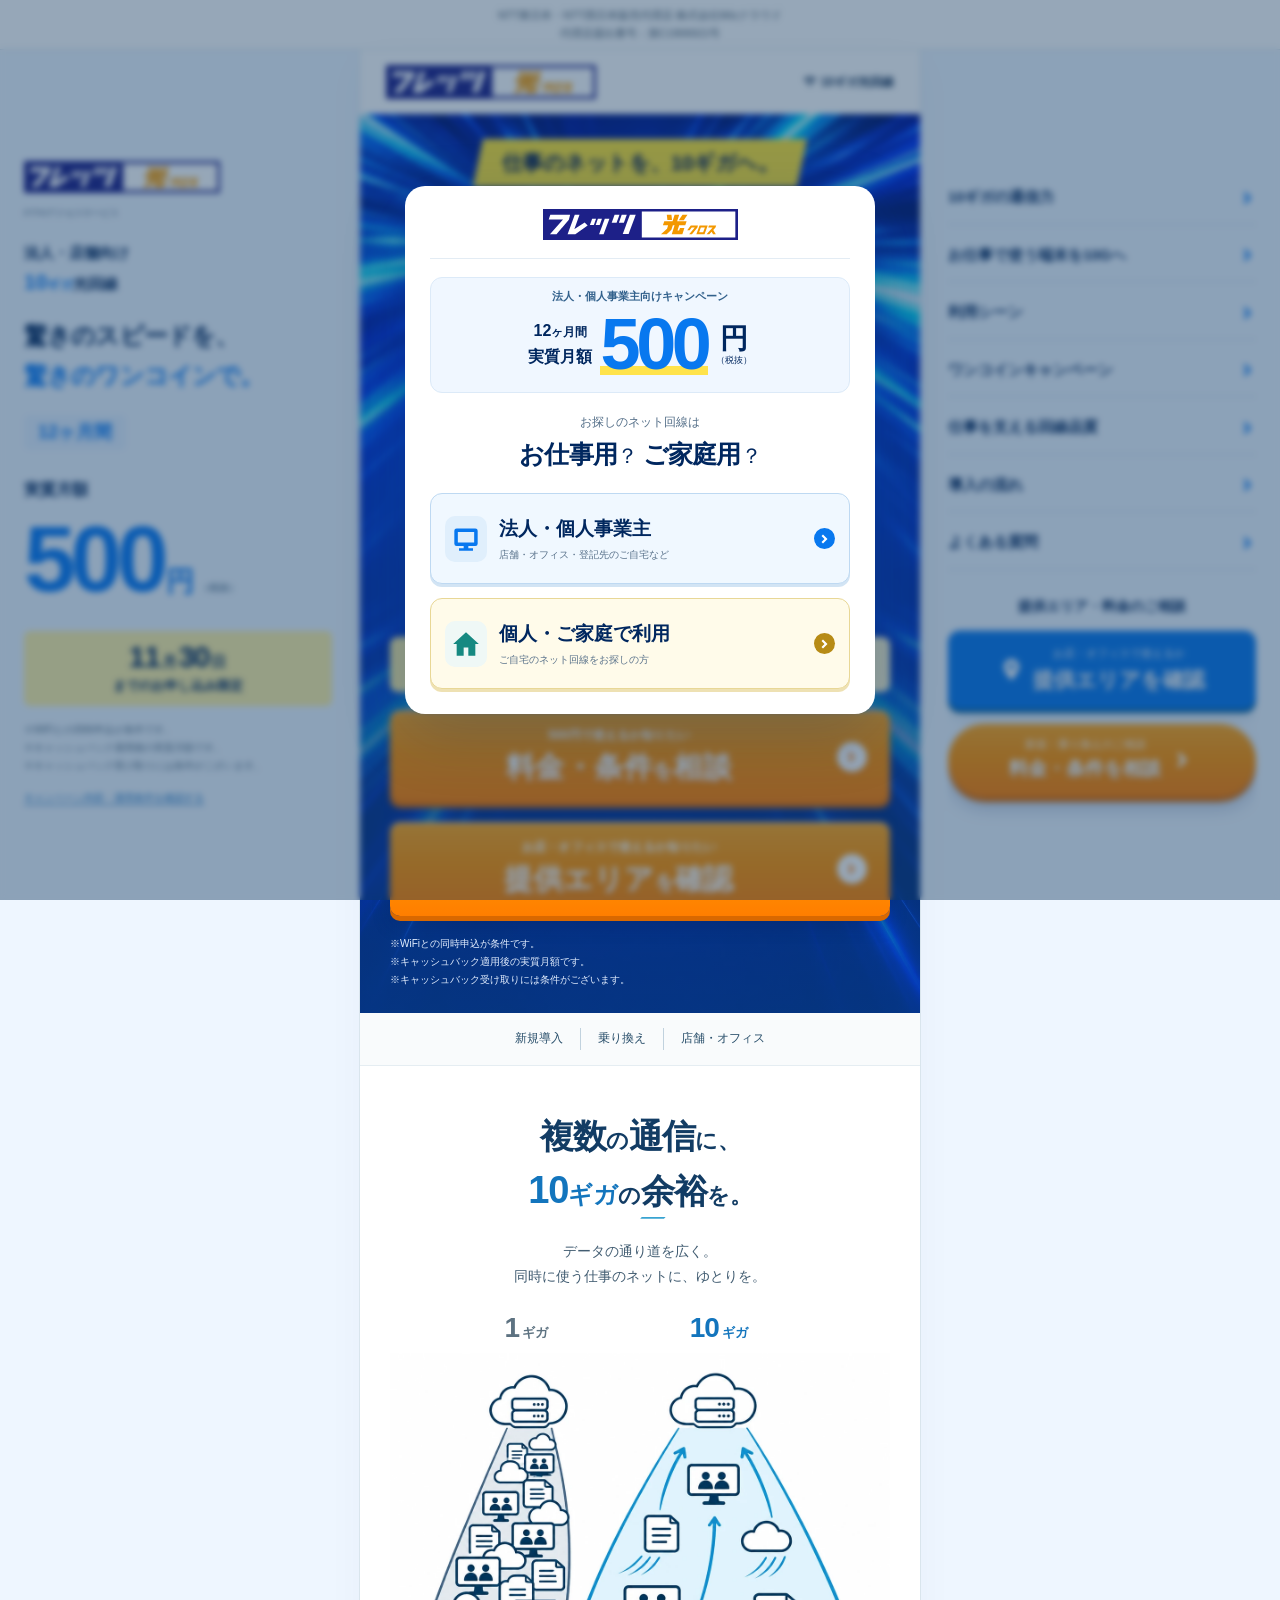
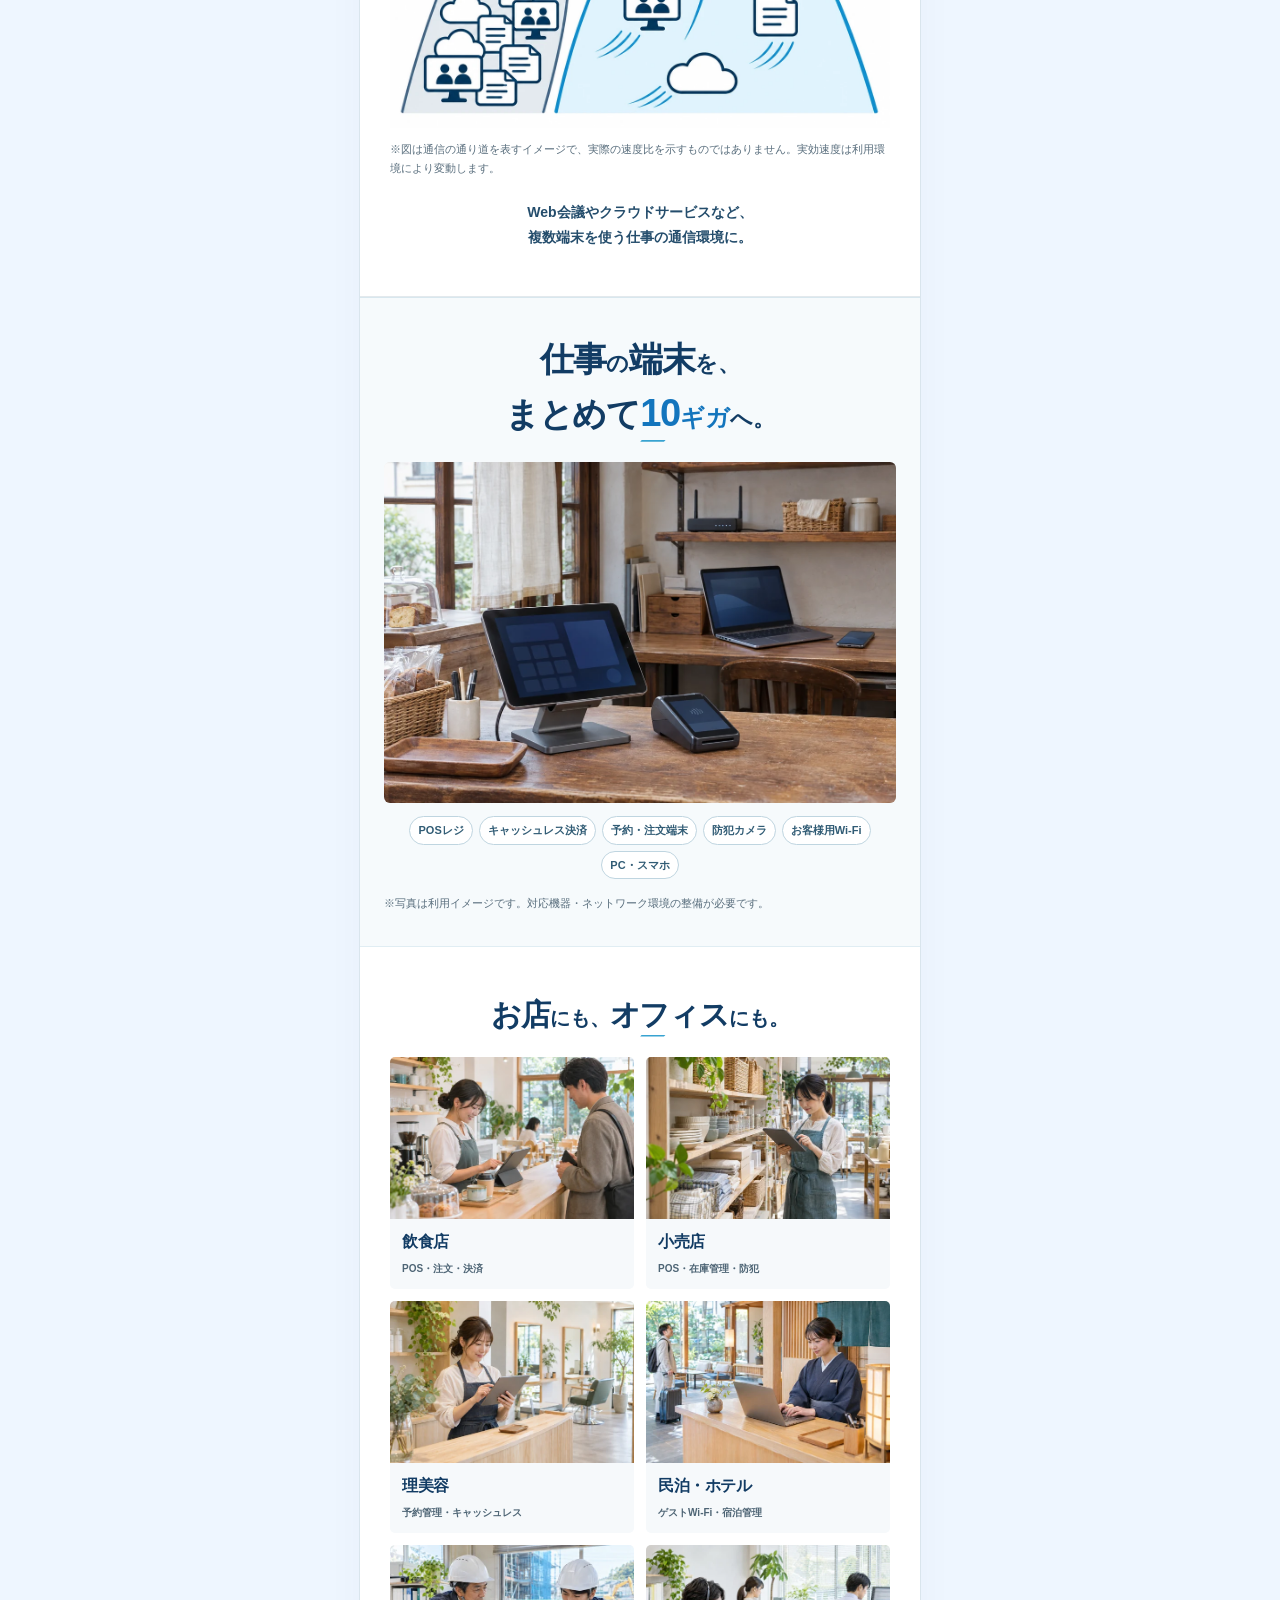
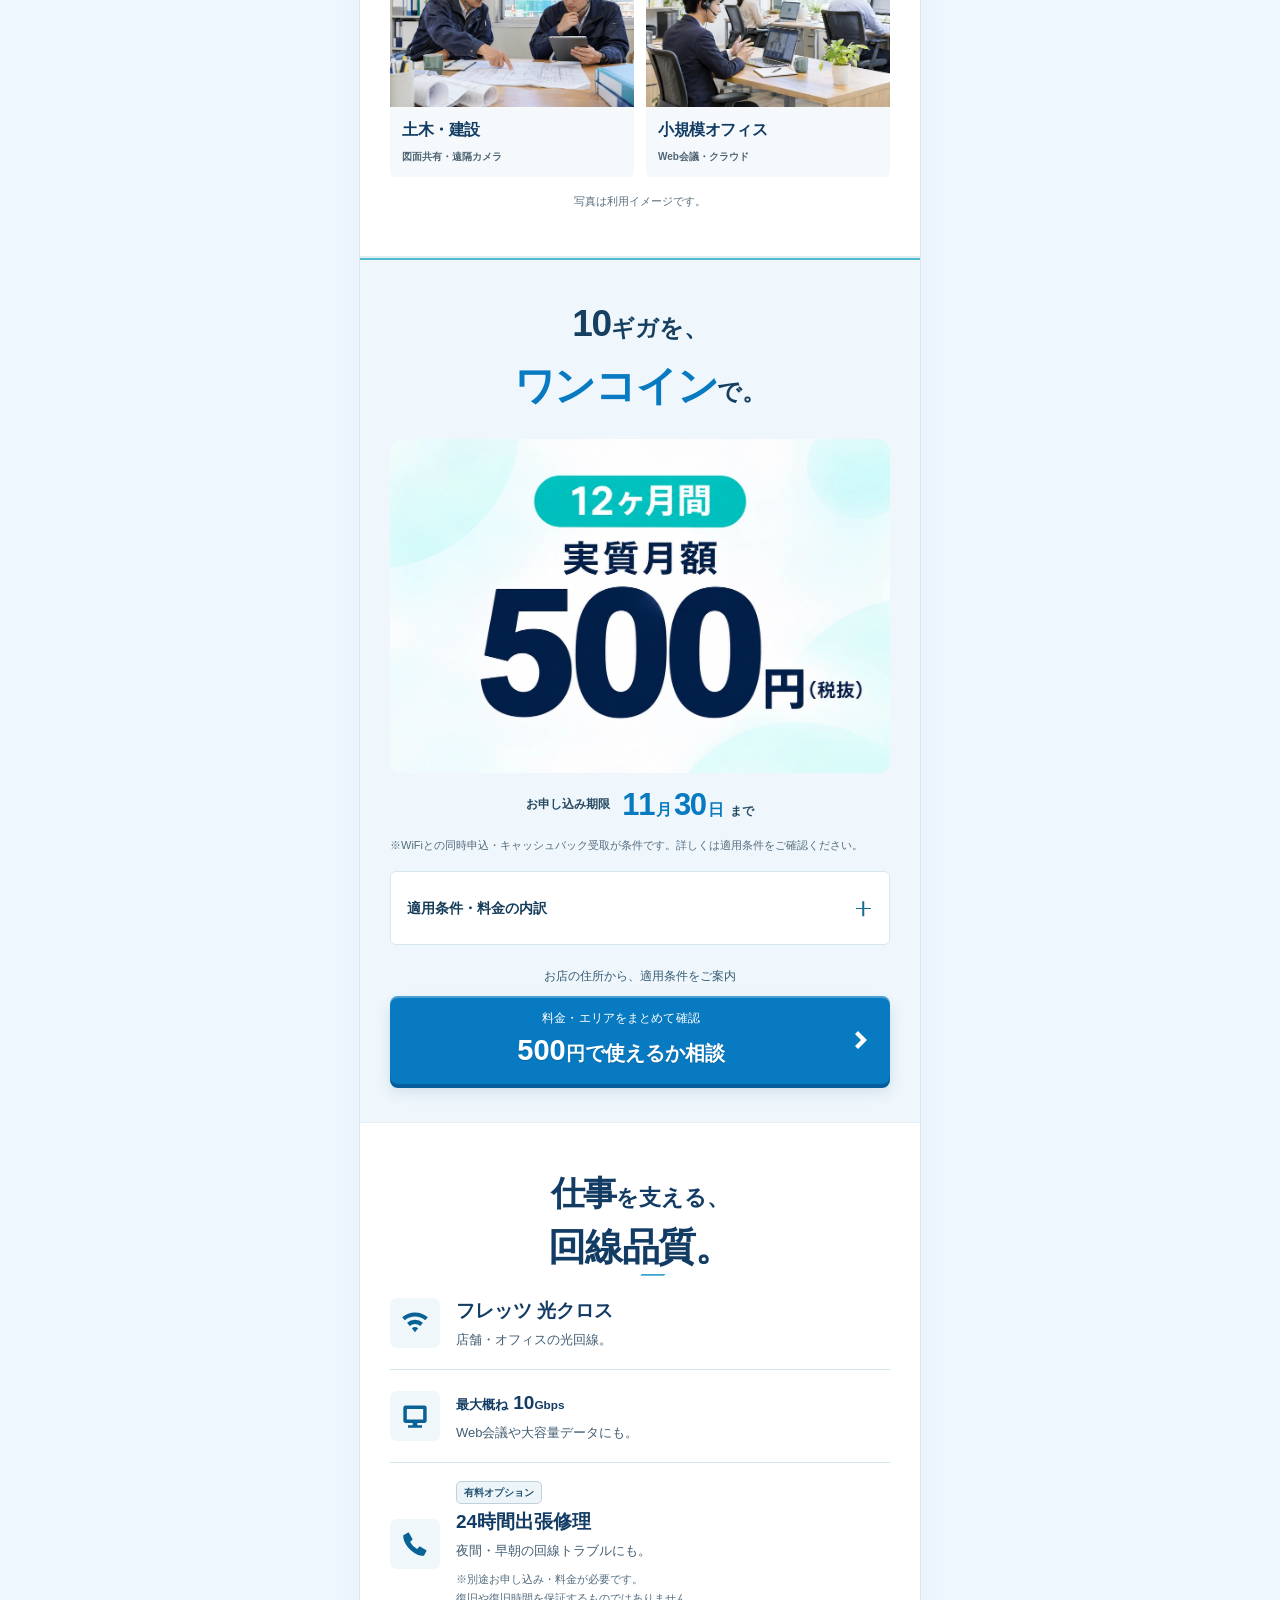
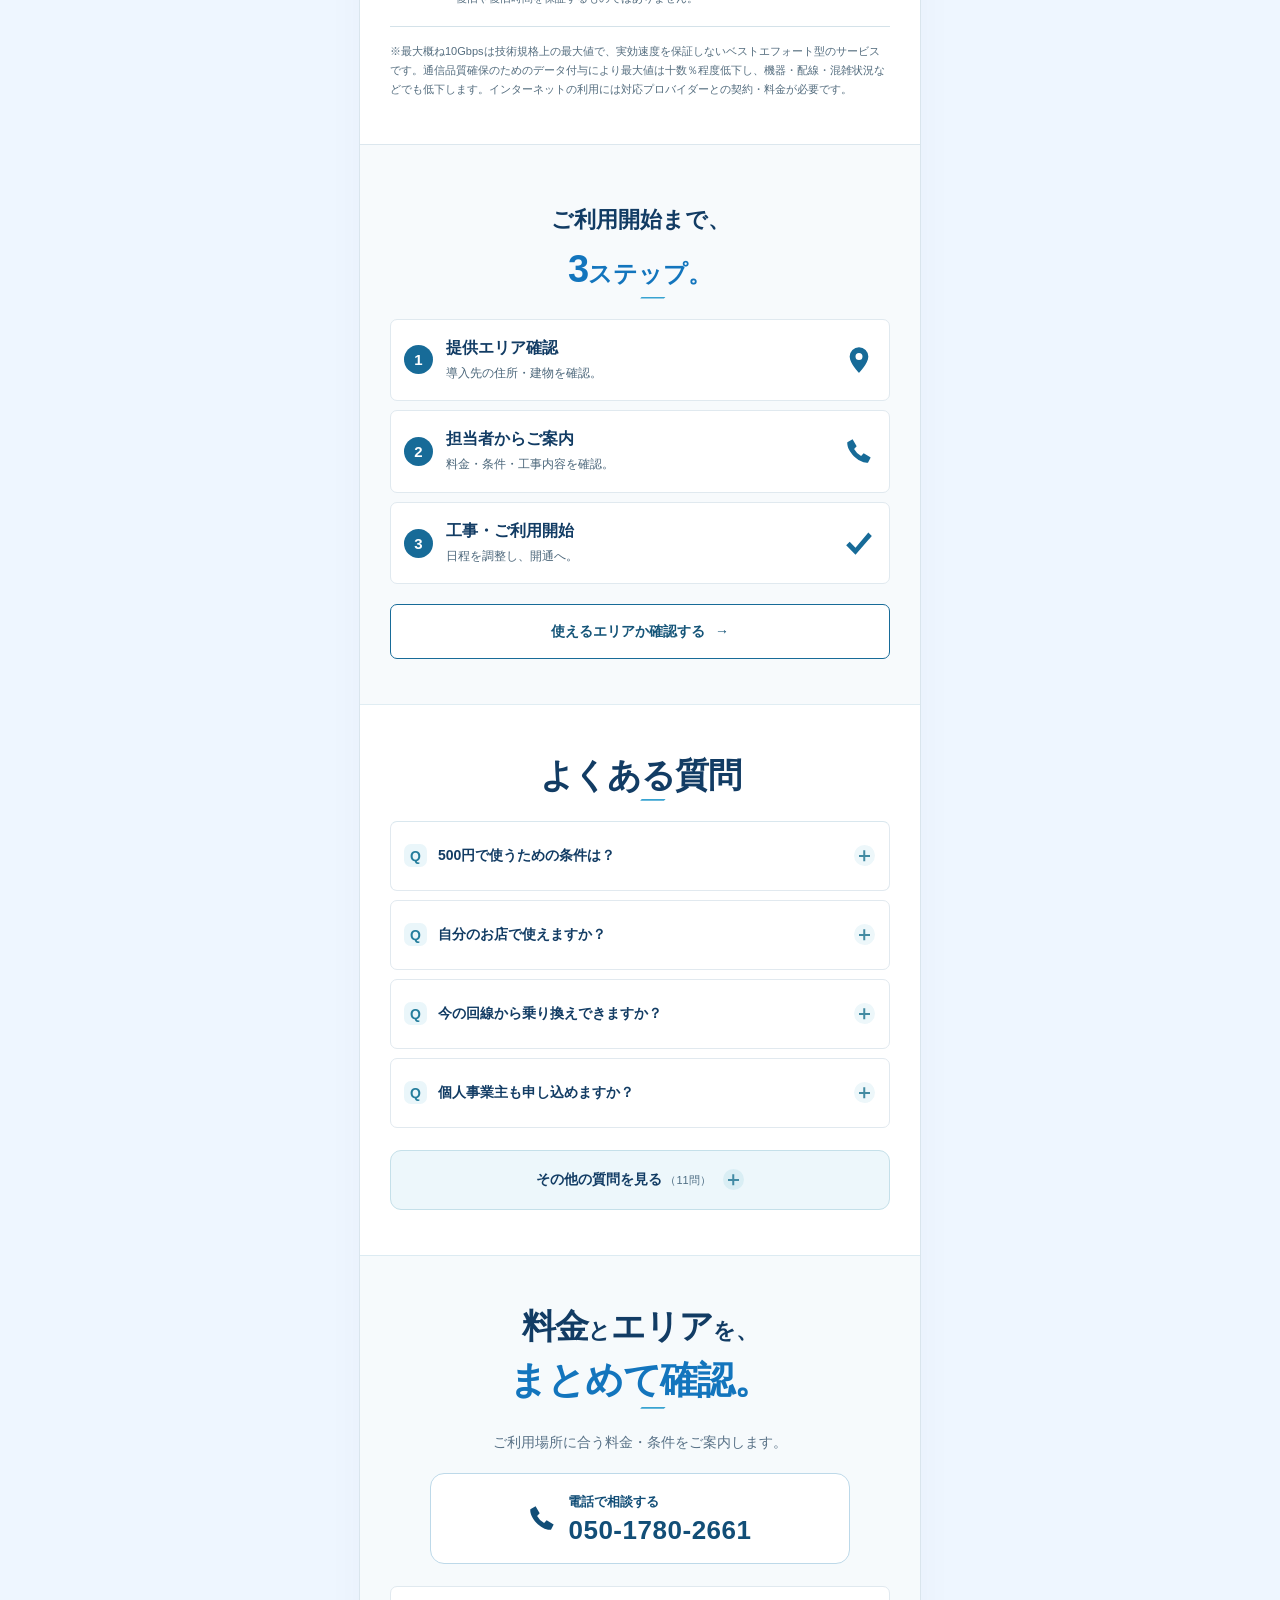
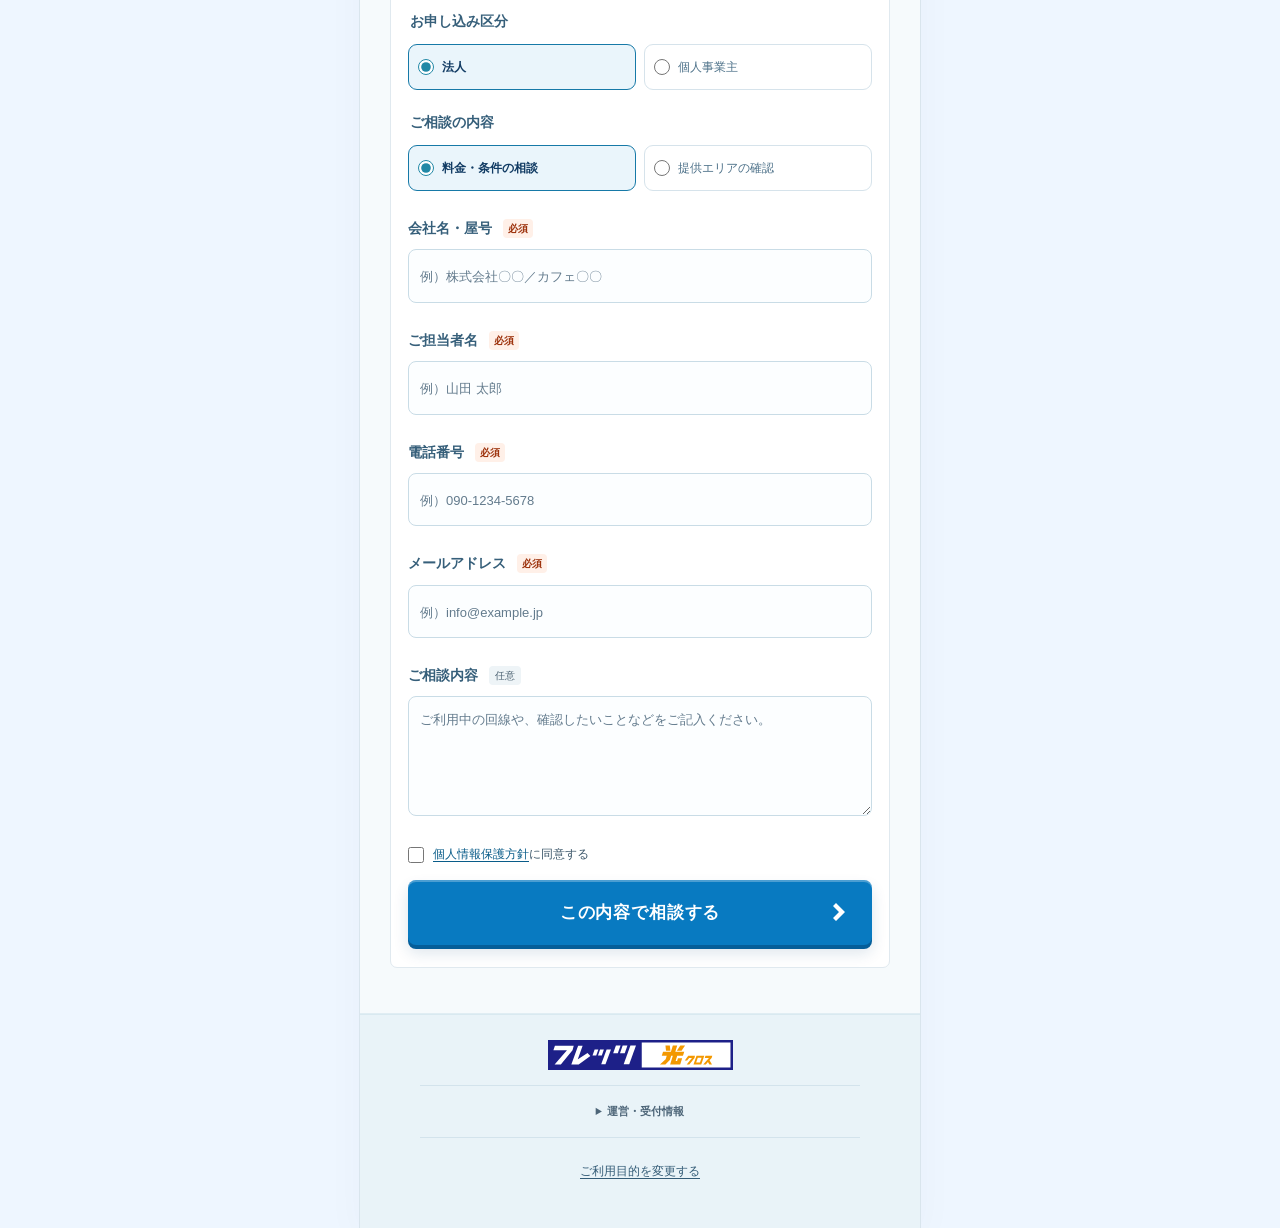
<file: index.html>
<!doctype html>
<html lang="ja">
<head>
  <meta charset="utf-8">
  <meta name="viewport" content="width=device-width, initial-scale=1, viewport-fit=cover">
  <title>フレッツ 光クロス｜法人・店舗の10ギガ光回線・乗り換え相談</title>
  
  <meta name="theme-color" content="#ffffff">
  
  
  
  <link rel="icon" href="/media-flets-preview-icon.svg" type="image/svg+xml">
  <link rel="preload" as="image" href="/media-speed-light-background-v2.889677eea052.webp" type="image/webp" fetchpriority="high">
  <link rel="stylesheet" href="/media-business.ddaf9459d188.css">
  
  
  
  
  
  
  <script src="audience-config.js?v=20261116-release1" defer></script>
  <script src="lead-core.js?v=20261116-release1" defer></script>
  <script src="audience-router.js?v=20261116-release1" defer></script>
  
  <script src="attribution.js?v=20261116-release1" defer></script>
  <script src="app.js?v=20261116-release1" defer></script>
  <meta name="robots" content="index,follow">

<meta name="description" content="法人・個人事業主・店舗・オフィスの10ギガ光回線、フレッツ 光クロス。新規導入・乗り換え、提供エリア、料金・キャンペーン条件を相談できます。株式会社Wizクラウドの販売代理店ページ相談窓口です。"><meta property="og:title" content="フレッツ 光クロス｜法人・店舗の10ギガ光回線"><meta property="og:description" content="法人・個人事業主の新規導入・乗り換え相談。店舗・オフィスの提供エリア、料金、キャンペーン条件をご案内します。"><meta property="og:type" content="website"><script type="application/ld+json">{"@context":"https://schema.org","@graph":[{"@type":"Organization","@id":"https://oshigoto-hikari.com/#operator","name":"株式会社Wizクラウド","description":"NTT東日本・NTT西日本販売代理店","identifier":{"@type":"PropertyValue","propertyID":"代理店届出番号","value":"第C1906921号"},"url":"https://oshigoto-hikari.com/","telephone":"050-1780-2661"},{"@type":"WebPage","@id":"https://oshigoto-hikari.com/#webpage","name":"フレッツ 光クロス｜法人・店舗の10ギガ光回線・乗り換え相談","description":"法人・個人事業主・店舗・オフィスの10ギガ光回線、フレッツ 光クロス。新規導入・乗り換え、提供エリア、料金・キャンペーン条件を相談できます。株式会社Wizクラウドの販売代理店ページ相談窓口です。","inLanguage":"ja","publisher":{"@id":"https://oshigoto-hikari.com/#operator"},"about":{"@type":"Thing","name":"フレッツ 光クロス"},"mainEntity":{"@id":"https://oshigoto-hikari.com/#consultation"},"url":"https://oshigoto-hikari.com/"},{"@type":"Service","@id":"https://oshigoto-hikari.com/#consultation","name":"フレッツ 光クロスの法人・店舗向け導入・乗り換え相談","serviceType":"光回線の導入・乗り換え相談、提供エリア・料金条件の案内","description":"フレッツ 光クロスの導入・乗り換え、住所・建物ごとの提供エリア、料金・キャンペーン条件を案内する販売代理店の相談窓口です。","provider":{"@id":"https://oshigoto-hikari.com/#operator"},"audience":{"@type":"Audience","audienceType":"法人・個人事業主・店舗・オフィス"}}]}</script><link rel="canonical" href="https://oshigoto-hikari.com/"><meta property="og:url" content="https://oshigoto-hikari.com/"><meta property="og:locale" content="ja_JP"><link rel="stylesheet" href="/production.css?v=20261116"><meta property="og:site_name" content="フレッツ 光クロス｜株式会社Wizクラウド"><meta property="og:image" content="https://oshigoto-hikari.com/ogp-flets-cross-20261116.jpg"><meta property="og:image:secure_url" content="https://oshigoto-hikari.com/ogp-flets-cross-20261116.jpg"><meta property="og:image:type" content="image/jpeg"><meta property="og:image:width" content="1200"><meta property="og:image:height" content="630"><meta property="og:image:alt" content="フレッツ 光クロス。仕事も、暮らしも。10ギガ光回線へ。提供エリア・料金・乗り換えを相談。"><meta name="twitter:card" content="summary_large_image"><meta name="twitter:title" content="フレッツ 光クロス｜法人・店舗の10ギガ光回線"><meta name="twitter:description" content="法人・個人事業主の新規導入・乗り換え相談。店舗・オフィスの提供エリア、料金、キャンペーン条件をご案内します。"><meta name="twitter:image" content="https://oshigoto-hikari.com/ogp-flets-cross-20261116.jpg"><meta name="twitter:image:alt" content="フレッツ 光クロス。仕事も、暮らしも。10ギガ光回線へ。提供エリア・料金・乗り換えを相談。"></head>
<body data-preview-mode="false">
<div class="agency-notice"><span>NTT東日本・NTT西日本販売代理店 株式会社Wizクラウド</span><span>代理店届出番号：第C1906921号</span></div>
  <a class="skip-link" href="#content">本文へ移動する</a>
  <svg class="icon-sprite" xmlns="http://www.w3.org/2000/svg" aria-hidden="true"><defs>
    <symbol id="i-arrow" viewBox="0 0 24 24"><path d="m8 3 9 9-9 9-3-3 6-6-6-6z"/></symbol>
    <symbol id="i-shop" viewBox="0 0 24 24"><path fill-rule="evenodd" d="M5 2h14l3 7a3 3 0 0 1-5 2 3.5 3.5 0 0 1-5 0 3.5 3.5 0 0 1-5 0 3 3 0 0 1-5-2L5 2ZM4 13h5v7h6v-7h5v9H4V13Z"/></symbol>
    <symbol id="i-wifi" viewBox="0 0 24 24"><path d="M1 7a17 17 0 0 1 22 0l-2.3 2.7a13.5 13.5 0 0 0-17.4 0L1 7Zm4.2 4.8a10.5 10.5 0 0 1 13.6 0l-2.3 2.7a7 7 0 0 0-9 0l-2.3-2.7Zm4.1 4.8a4.2 4.2 0 0 1 5.4 0L12 20l-2.7-3.4Z"/></symbol>
    <symbol id="i-work" viewBox="0 0 24 24"><path fill-rule="evenodd" d="M4 3h16a2 2 0 0 1 2 2v11a2 2 0 0 1-2 2h-6v2h4v2H6v-2h4v-2H4a2 2 0 0 1-2-2V5a2 2 0 0 1 2-2Zm1 3v9h14V6H5Z"/></symbol>
    <symbol id="i-file" viewBox="0 0 24 24"><path fill-rule="evenodd" d="M5 2h9l6 6v14H5V2Zm9 2v5h5l-5-5ZM8 12v2h9v-2H8Zm0 4v2h7v-2H8Z"/></symbol>
    <symbol id="i-check" viewBox="0 0 24 24"><path d="m9 16-5-5-3 3 8 8L23 6l-3-3L9 16Z"/></symbol>
    <symbol id="i-phone" viewBox="0 0 24 24"><path d="M6.5 2 2 4.4C1 12.1 12.1 23 19.7 22l2.3-4.5-6-3.5-2.2 2.2a15 15 0 0 1-6-6L10 8 6.5 2Z"/></symbol>
    <symbol id="i-pin" viewBox="0 0 24 24"><path fill-rule="evenodd" d="M12 1a8 8 0 0 0-8 8c0 6 8 14 8 14s8-8 8-14a8 8 0 0 0-8-8Zm0 5a3 3 0 1 1 0 6 3 3 0 0 1 0-6Z"/></symbol>
    <symbol id="i-calendar" viewBox="0 0 24 24"><path fill-rule="evenodd" d="M6 1h3v3h6V1h3v3h2a2 2 0 0 1 2 2v14a2 2 0 0 1-2 2H4a2 2 0 0 1-2-2V6a2 2 0 0 1 2-2h2V1ZM5 10v9h14v-9H5Zm2 2h3v2H7v-2Zm6 0h3v2h-3v-2Zm-6 4h3v2H7v-2Z"/></symbol>
  </defs></svg>
  <div class="lp-shell">
<aside class="desktop-rail rail-left" aria-label="フレッツ 光クロス キャンペーンのご案内">
  <div class="rail-inner">
<a class="rail-logo" href="#top" aria-label="フレッツ 光クロス トップ"><div class="rail-brand"><img class="cross-product-logo" src="/media-flets-cross-logo.svg" width="290" height="47" alt="フレッツ 光クロス" decoding="async"><small>FTTHアクセスサービス</small></div></a>
    <p class="rail-service">法人・店舗向け<br><strong>10<span class="unit">ギガ</span></strong>光回線</p>
    <p class="rail-catch">驚きのスピードを、<em>驚きのワンコインで。</em></p>
    <span class="rail-period">12ヶ月間</span>
    <p class="rail-price-label">実質月額</p>
    <p class="rail-price"><strong>500<span>円</span></strong><small>（税抜）</small></p>
    <p class="rail-deadline"><time data-campaign-deadline datetime="2026-11-30"><b data-deadline-month>11</b><span class="date-unit">月</span><b data-deadline-day>30</b><span class="date-unit">日</span></time><span class="deadline-qualifier">までの<br>お申し込み限定</span></p>
    <ul class="rail-notes">
      <li>WiFiとの同時申込が条件です。</li>
      <li>キャッシュバック適用後の実質月額です。</li>
      <li>キャッシュバック受け取りには条件がございます。</li>
    </ul>
    <a class="rail-details-link" href="#campaign-details" data-open-details="campaign-details">キャンペーン内容・適用条件を確認する</a>
  </div>
</aside>
    <div class="mobile-page">
  <main id="top">
    <section class="hero" aria-labelledby="hero-heading">
      <header class="brand-header">
        <a class="header-brands" href="#top" aria-label="フレッツ 光クロス トップ"><img class="cross-product-logo" src="/media-flets-cross-logo.svg" alt="フレッツ 光クロス" width="290" height="47" decoding="async"></a>
        <span class="header-area"><svg class="icon" aria-hidden="true"><use href="#i-wifi"/></svg>10ギガ光回線</span>
      </header>
      <div class="hero-inner"><div class="hero-art">
        <div class="hero-scene">
          <div class="hero-copy">
            <p class="hero-audience"><span>仕事のネットを、10ギガへ。</span></p>
            <h1 id="hero-heading" class="hero-catch"><span>驚きのスピードを、</span><em>驚きのワンコインで。</em></h1>
          </div>
          <div class="hero-offer" aria-label="12ヶ月間 実質月額500円 税抜 キャッシュバック適用後">
            <p class="offer-period">12<span>ヶ月間</span></p>
            <div class="offer-price"><p class="offer-label">実質<br>月額</p><p class="offer-value"><strong>500</strong><span>円<small>（税抜）</small></span></p></div>
            <p class="offer-cashback">キャッシュバック適用後</p>
          </div>
        </div>
        <div class="hero-conversion">
          <p class="hero-deadline"><svg class="icon" aria-hidden="true"><use href="#i-calendar"/></svg><time data-campaign-deadline datetime="2026-11-30"><b data-deadline-month>11</b><span class="date-unit">月</span><b data-deadline-day>30</b><span class="date-unit">日</span></time><span class="deadline-qualifier"><span>までの</span><strong>お申し込み限定</strong></span></p>
          <a class="button primary hero-cta" href="#inquiry"><span class="cta-copy"><small>500円で使えるか知りたい</small><strong>料金・条件<span class="particle">を</span>相談</strong></span><svg class="icon" aria-hidden="true"><use href="#i-arrow"/></svg></a>
          <a class="button hero-area-action" href="#inquiry" data-select-area><span class="cta-copy"><small>お店・オフィスで使えるか知りたい</small><strong>提供エリア<span class="particle">を</span>確認</strong></span><svg class="icon" aria-hidden="true"><use href="#i-arrow"/></svg></a>
          <ul class="hero-conditions"><li>WiFiとの同時申込が条件です。</li><li>キャッシュバック適用後の実質月額です。</li><li>キャッシュバック受け取りには条件がございます。</li></ul>
        </div>
      </div></div>
<div class="service-strip" id="service-overview"><span>新規導入</span><span>乗り換え</span><span>店舗・オフィス</span></div>
    </section>

    <div id="content">


      <section class="body-section comparison-content" id="about" aria-labelledby="about-heading">
        <div class="body-inner content-split"><div class="body-copy"><h2 id="about-heading"><span class="heading-line">複数<span class="particle">の</span>通信<span class="particle">に、</span></span><span class="heading-line"><em>10<span class="unit">ギガ</span></em><span class="particle">の</span>余裕<span class="particle">を。</span></span></h2><p>データの通り道を広く。<br>同時に使う仕事のネットに、ゆとりを。</p></div>
        <figure class="content-figure comparison-figure">
          <div class="comparison-labels" aria-hidden="true"><span>1<small>ギガ</small></span><span class="comparison-label-current">10<small>ギガ</small></span></div><img class="comparison-editorial-image" src="/media-business-capacity-illustration.b0121e9706a3.webp" width="1448" height="1086" loading="lazy" decoding="async" alt="1ギガと10ギガの通信イメージ。左の狭い通り道にはWeb会議・書類・クラウドのデータが密集し、右の広い通り道では同じ種類のデータが間隔をあけて進んでいます。"><figcaption>※図は通信の通り道を表すイメージで、実際の速度比を示すものではありません。実効速度は利用環境により変動します。</figcaption></figure>
        <p class="comparison-followup"><span class="copy-line">Web会議やクラウドサービスなど、</span><span class="copy-line">複数端末を使う仕事の通信環境に。</span></p></div>
      </section>

      <section class="body-section devices-image-section" id="devices" aria-labelledby="devices-heading">
        <div class="body-inner"><h2 id="devices-heading"><span class="heading-line">仕事<span class="particle">の</span>端末<span class="particle">を、</span></span><span class="heading-line">まとめて<em>10<span class="unit">ギガ</span></em><span class="particle">へ。</span></span></h2></div>
        <figure class="devices-native-figure"><div class="devices-artwork"><img class="devices-business-image" src="/media-devices-natural.6e24eab4966d.webp" width="1536" height="1024" loading="lazy" alt="POSレジと決済端末、ノートPCなどを設置した店舗カウンターの利用イメージ。" decoding="async"></div><div class="device-tags"><span>POSレジ</span><span>キャッシュレス決済</span><span>予約・注文端末</span><span>防犯カメラ</span><span>お客様用Wi-Fi</span><span>PC・スマホ</span></div><figcaption class="content-note">※写真は利用イメージです。対応機器・ネットワーク環境の整備が必要です。</figcaption></figure>
      </section>

      <section class="body-section scenes-content" id="scenes" aria-labelledby="scenes-heading"><div class="body-inner">
        <h2 id="scenes-heading"><span class="heading-line">お店<span class="particle">にも、</span></span><span class="heading-line">オフィス<span class="particle">にも。</span></span></h2>
        <ul class="usecase-grid original-industries"><li><article class="scene-card"><div class="scene-image"><img class="scene-photo" src="/media-scene-restaurant.ce2a07cdeb5b.webp" alt="飲食店でタブレットPOSを使って会計するイメージ" width="1536" height="1024" loading="lazy" decoding="async"></div><div class="scene-card-copy"><h3>飲食店</h3><span class="scene-use">POS・注文・決済</span></div></article></li><li><article class="scene-card"><div class="scene-image"><img class="scene-photo" src="/media-scene-retail.c9f5f6e2646c.webp" alt="小売店でタブレットを使って在庫を確認するイメージ" width="1536" height="1024" loading="lazy" decoding="async"></div><div class="scene-card-copy"><h3>小売店</h3><span class="scene-use">POS・在庫管理・防犯</span></div></article></li><li><article class="scene-card"><div class="scene-image"><img class="scene-photo" src="/media-scene-salon.ca0b93c59acc.webp" alt="理美容店でタブレットを使って予約を確認するイメージ" width="1536" height="1024" loading="lazy" decoding="async"></div><div class="scene-card-copy"><h3>理美容</h3><span class="scene-use">予約管理・キャッシュレス</span></div></article></li><li><article class="scene-card"><div class="scene-image"><img class="scene-photo" src="/media-scene-hotel.137683cd523e.webp" alt="宿泊施設のフロントでパソコンを使って予約を確認するイメージ" width="1536" height="1024" loading="lazy" decoding="async"></div><div class="scene-card-copy"><h3>民泊・ホテル</h3><span class="scene-use">ゲストWi-Fi・宿泊管理</span></div></article></li><li><article class="scene-card"><div class="scene-image"><img class="scene-photo" src="/media-scene-construction.d4ddad2b18c0.webp" alt="建設現場の事務所で図面とタブレットを確認するイメージ" width="1536" height="1024" loading="lazy" decoding="async"></div><div class="scene-card-copy"><h3>土木・建設</h3><span class="scene-use">図面共有・遠隔カメラ</span></div></article></li><li><article class="scene-card"><div class="scene-image"><img class="scene-photo" src="/media-scene-office.5d2501b001ad.webp" alt="小規模オフィスでWeb会議やパソコン業務を行うイメージ" width="1536" height="1024" loading="lazy" decoding="async"></div><div class="scene-card-copy"><h3>小規模オフィス</h3><span class="scene-use">Web会議・クラウド</span></div></article></li></ul><p class="content-note">写真は利用イメージです。</p>
      </div></section>

      <section class="body-section campaign-content" id="campaign" aria-labelledby="campaign-heading"><div class="body-inner campaign-inner">
        
        <h2 id="campaign-heading"><span class="heading-line">10<span class="unit">ギガ</span><span class="particle">を、</span></span><span class="heading-line"><em>ワンコイン</em><span class="particle">で。</span></span></h2>
        <div class="price-summary price-summary-image">
          <img src="/media-price-card-clean.574f96a27c75.webp" width="1536" height="1024" alt="12ヶ月間 実質月額500円（税抜）" loading="lazy" decoding="async">
        </div>
        <p class="campaign-deadline"><span class="deadline-caption">お申し込み期限</span><span class="deadline-main"><time data-campaign-deadline datetime="2026-11-30"><b data-deadline-month>11</b><span class="date-unit">月</span><b data-deadline-day>30</b><span class="date-unit">日</span></time><span class="deadline-qualifier">まで</span></span></p>
        <p class="content-note campaign-note">※WiFiとの同時申込・キャッシュバック受取が条件です。詳しくは適用条件をご確認ください。</p>
        <details class="accordion campaign-accordion" id="campaign-details"><summary><span>適用条件・料金の内訳</span><span class="plus" aria-hidden="true"></span></summary><div class="accordion-body">
          <h3>12ヶ月間の実質月額について</h3>
          <p>実質月額500円（税抜）は、キャッシュバックを12ヶ月分の料金に充当した場合の金額です。毎月の請求額を示すものではありません。</p>
          <dl class="campaign-table"><div><dt>表示の実質月額</dt><dd>12ヶ月間 <strong>500円</strong>（税抜）</dd></div><div><dt>月額料金・還元額・工事費</dt><dd>月額4,400円（税抜）<br>還元額46,800円（3,900円×12ヶ月）<br>工事費23,980円</dd></div><div><dt>プロバイダー</dt><dd>別途契約・料金が必要です</dd></div><div><dt>お申し込み期限</dt><dd><time data-campaign-deadline-text datetime="2026-11-30">11月30日</time>まで</dd></div></dl>
          <h3>適用条件</h3><ul class="conditions-list"><li>WiFiとの同時申込が条件です。</li><li>キャッシュバック適用後の実質月額です。</li><li>キャッシュバック受け取りには条件がございます。</li></ul><p class="fine">WiFiのお申し込み内容・料金、キャッシュバックの受取条件や方法は、お問い合わせ時にご案内します。サービスの標準料金を示すものではありません。</p><a class="text-link" href="#inquiry">条件について問い合わせる <span aria-hidden="true">→</span></a>
        </div></details>
        <p class="cta-assist">お店の住所から、適用条件をご案内</p>
        <a class="button primary campaign-action" href="#inquiry"><span class="cta-copy"><small>料金・エリアをまとめて確認</small><strong>500<span class="unit">円</span><span class="particle">で使えるか相談</span></strong></span><svg class="icon" aria-hidden="true"><use href="#i-arrow"/></svg></a>
      </div></section>

      <section class="body-section quality-content" id="quality" aria-labelledby="quality-heading"><div class="body-inner">
        <h2 id="quality-heading"><span class="heading-line">仕事<span class="particle">を支える、</span></span><span class="heading-line"><em>回線品質。</em></span></h2><ul class="quality-rows">
          <li><div class="quality-art"><svg class="icon" aria-hidden="true"><use href="#i-wifi"/></svg></div><div><h3>フレッツ 光クロス</h3><p>店舗・オフィスの光回線。</p></div></li>
          <li><div class="quality-art"><svg class="icon" aria-hidden="true"><use href="#i-work"/></svg></div><div><h3><span class="quality-qualifier">最大概ね</span> <em>10<span class="unit">Gbps</span></em></h3><p>Web会議や大容量データにも。</p></div></li>
          <li><div class="quality-art"><svg class="icon" aria-hidden="true"><use href="#i-phone"/></svg></div><div><p class="maintenance-option-label">有料オプション</p><h3>24時間出張修理</h3><p>夜間・早朝の回線トラブルにも。</p><p class="maintenance-option-note">※別途お申し込み・料金が必要です。<br>復旧や復旧時間を保証するものではありません。</p></div></li>
        </ul>
        <p class="content-note">※最大概ね10Gbpsは技術規格上の最大値で、実効速度を保証しないベストエフォート型のサービスです。通信品質確保のためのデータ付与により最大値は十数％程度低下し、機器・配線・混雑状況などでも低下します。インターネットの利用には対応プロバイダーとの契約・料金が必要です。</p>
      </div></section>

      <section class="body-section flow-content" id="flow" aria-labelledby="flow-heading"><div class="body-inner">
        <h2 id="flow-heading"><span class="heading-line"><span class="particle">ご利用開始まで、</span></span><span class="heading-line"><em>3<span class="unit">ステップ。</span></em></span></h2><ol class="steps-content"><li><span class="flow-number">1</span><div class="step-copy"><h3>提供エリア確認</h3><p>導入先の住所・建物を確認。</p></div><div class="step-art"><svg class="icon" aria-hidden="true"><use href="#i-pin"/></svg></div></li><li><span class="flow-number">2</span><div class="step-copy"><h3>担当者からご案内</h3><p>料金・条件・工事内容を確認。</p></div><div class="step-art"><svg class="icon" aria-hidden="true"><use href="#i-phone"/></svg></div></li><li><span class="flow-number">3</span><div class="step-copy"><h3>工事・ご利用開始</h3><p>日程を調整し、開通へ。</p></div><div class="step-art"><svg class="icon" aria-hidden="true"><use href="#i-check"/></svg></div></li></ol>
        <a class="button area-button flow-area-link" href="#inquiry" data-select-area>使えるエリアか確認する <span aria-hidden="true">→</span></a>
      </div></section>

      <section class="section faq-section" id="faq" aria-labelledby="faq-heading"><div class="narrow"><div class="section-heading"><h2 id="faq-heading">よくある質問</h2></div>
        <details class="accordion" id="faq-conditions">
          <summary><span class="faq-q" aria-hidden="true">Q</span><span>500円で使うための条件は？</span><span class="plus" aria-hidden="true"></span></summary>
          <div class="accordion-body"><p>12ヶ月間実質月額500円（税抜）は、WiFiとの同時申込・キャッシュバックの受け取りが条件となる金額です。詳しい適用条件や受取方法は担当者がご案内します。お申し込み期限は<time data-campaign-deadline-text datetime="2026-11-30">11月30日</time>までです。</p><a class="text-link" href="#campaign-details" data-open-details="campaign-details">キャンペーンの条件を確認する <span aria-hidden="true">→</span></a></div>
        </details>
        <details class="accordion" id="faq-area">
          <summary><span class="faq-q" aria-hidden="true">Q</span><span>自分のお店で使えますか？</span><span class="plus" aria-hidden="true"></span></summary>
          <div class="accordion-body"><p>提供エリアは一部地域に限られます。店舗やオフィスなど、導入予定の住所をお知らせください。担当者が住所や建物設備を確認し、フレッツ 光クロスの提供可否をご案内します。フォームで確認を受け付けています。</p><a class="text-link" href="#inquiry" data-select-area>提供エリアを確認する <span aria-hidden="true">→</span></a></div>
        </details>
        <details class="accordion" id="faq-switching">
          <summary><span class="faq-q" aria-hidden="true">Q</span><span>今の回線から乗り換えできますか？</span><span class="plus" aria-hidden="true"></span></summary>
          <div class="accordion-body"><p>現在のご契約内容や導入先の設備を確認し、乗り換えについてご案内します。ご利用中の回線名と乗り換えのご希望をお知らせください。現在の回線の解約時期や費用は、ご契約先にもご確認ください。</p></div>
        </details>
        <details class="accordion" id="faq-business">
          <summary><span class="faq-q" aria-hidden="true">Q</span><span>個人事業主も申し込めますか？</span><span class="plus" aria-hidden="true"></span></summary>
          <div class="accordion-body"><p>フレッツ 光クロスは、法人・個人事業主の店舗やオフィスでもご利用いただけます。オフィスや飲食店、小売店、美容室など、お仕事で使うインターネット回線の新規導入・乗り換えをご相談いただけます。</p></div>
        </details>
        <details class="faq-more" id="faq-more">
          <summary><span class="faq-more-label"><span class="faq-more-open">その他の質問を見る<span class="faq-more-count">（11問）</span></span><span class="faq-more-close">その他の質問を閉じる</span></span><span class="plus" aria-hidden="true"></span></summary>
          <div class="faq-more-body">
            <h3 class="faq-topic-heading">回線・速度・接続機器</h3>
            <details class="accordion" id="faq-service">
              <summary><span class="faq-q" aria-hidden="true">Q</span><span>フレッツ 光クロスは、どのような回線ですか？</span><span class="plus" aria-hidden="true"></span></summary>
              <div class="accordion-body"><p>最大概ね10Gbpsの光回線サービスです。Web会議、クラウドサービス、大容量データの送受信など、仕事で使うインターネット環境にご利用いただけます。実際の通信速度は、ご利用の機器や環境によって変動します。</p><a class="text-link" href="#quality">回線品質について見る <span aria-hidden="true">→</span></a></div>
            </details>
            <details class="accordion" id="faq-1g-10g">
              <summary><span class="faq-q" aria-hidden="true">Q</span><span>1ギガの光回線と10ギガの光回線は、何が違いますか？</span><span class="plus" aria-hidden="true"></span></summary>
              <div class="accordion-body"><p>通信規格上の最大速度が異なり、10ギガ回線はより多くのデータを送受信できる規格です。複数端末の利用や大容量データのやり取りを行う店舗・オフィスでの選択肢になります。実際の速度は、接続する機器や利用環境によって異なります。</p></div>
            </details>
            <details class="accordion" id="faq-usage">
              <summary><span class="faq-q" aria-hidden="true">Q</span><span>POSレジやお客様用Wi-Fiにも使えますか？</span><span class="plus" aria-hidden="true"></span></summary>
              <div class="accordion-body"><p>POSレジ、キャッシュレス決済、予約・注文端末、防犯カメラ、業務用のパソコン・スマホ、お客様用Wi-Fiなどでの利用を想定しています。接続する機器に応じた設定やネットワーク環境の整備が必要です。現在の利用機器や用途をお知らせいただければ、導入についてご案内します。</p><a class="text-link" href="#devices">お仕事での利用イメージを見る <span aria-hidden="true">→</span></a></div>
            </details>
            <details class="accordion" id="faq-speed">
              <summary><span class="faq-q" aria-hidden="true">Q</span><span>必ず10Gbpsの速度が出ますか？</span><span class="plus" aria-hidden="true"></span></summary>
              <div class="accordion-body"><p>10Gbpsは技術規格上の最大値で、実際の通信速度を保証するものではありません。端末、配線、接続機器、利用環境や混雑状況によって速度が変動する、ベストエフォート型のサービスです。</p></div>
            </details>
            <details class="accordion" id="faq-equipment">
              <summary><span class="faq-q" aria-hidden="true">Q</span><span>今のルーターやLANケーブルを、そのまま使えますか？</span><span class="plus" aria-hidden="true"></span></summary>
              <div class="accordion-body"><p>10ギガの性能を活かすには、10GBASE-T対応機器やカテゴリ6A以上のLANケーブルなど、対応する接続環境が必要です。現在の機器で利用できるかは、機種や接続方法によって異なります。機器の型番や利用状況も含めてお問い合わせください。</p></div>
            </details>
            <h3 class="faq-topic-heading">料金・キャンペーン</h3>
            <details class="accordion" id="faq-effective-price">
              <summary><span class="faq-q" aria-hidden="true">Q</span><span>「実質月額500円」は、毎月の請求額ですか？</span><span class="plus" aria-hidden="true"></span></summary>
              <div class="accordion-body"><p>表示の実質月額500円（税抜）は、12ヶ月間のキャッシュバック適用後の金額で、毎月のご請求額そのものを示すものではありません。WiFiとの同時申込とキャッシュバックの受け取りが条件となる金額です。WiFiのお申し込み内容・料金、キャッシュバックの受取条件や方法は、お問い合わせ時にご案内します。</p></div>
            </details>
            <h3 class="faq-topic-heading">導入・工事の確認</h3>
            <details class="accordion" id="faq-branches">
              <summary><span class="faq-q" aria-hidden="true">Q</span><span>複数の店舗や事業所への導入も相談できますか？</span><span class="plus" aria-hidden="true"></span></summary>
              <div class="accordion-body"><p>複数拠点の光回線導入もご相談いただけます。提供可否は拠点ごとの住所や建物設備を確認してご案内しますので、店舗数・拠点数と導入先をお知らせください。</p></div>
            </details>
            <details class="accordion" id="faq-opening">
              <summary><span class="faq-q" aria-hidden="true">Q</span><span>新店舗の開業やオフィス移転でも相談できますか？</span><span class="plus" aria-hidden="true"></span></summary>
              <div class="accordion-body"><p>新規開業や移転に伴うインターネット回線の導入もご相談いただけます。導入予定の住所と、利用開始の希望時期をお知らせください。提供可否や工事内容を確認してご案内します。</p></div>
            </details>
            <details class="accordion" id="faq-installation">
              <summary><span class="faq-q" aria-hidden="true">Q</span><span>申し込みから開通までは、どのように進みますか？</span><span class="plus" aria-hidden="true"></span></summary>
              <div class="accordion-body"><p>提供エリアを確認した後、担当者から料金・適用条件・工事内容をご案内し、工事日程を調整します。開通までの期間は、ご契約内容や建物設備などによって異なります。利用開始の希望日がある場合は、お問い合わせ時にお知らせください。</p><a class="text-link" href="#flow">導入の流れを見る <span aria-hidden="true">→</span></a></div>
            </details>
            <details class="accordion" id="faq-construction">
              <summary><span class="faq-q" aria-hidden="true">Q</span><span>開通工事は必要ですか？</span><span class="plus" aria-hidden="true"></span></summary>
              <div class="accordion-body"><p>工事の要否や内容は、現在のご契約や建物設備などによって異なります。導入先の住所や現在の回線状況を確認し、お申し込み前に担当者からご案内します。</p></div>
            </details>
            <details class="accordion" id="faq-preparation">
              <summary><span class="faq-q" aria-hidden="true">Q</span><span>問い合わせるときに、何を伝えればよいですか？</span><span class="plus" aria-hidden="true"></span></summary>
              <div class="accordion-body"><p>導入予定の住所、ご利用中の回線、利用開始の希望時期、お仕事での利用用途をお知らせください。複数拠点への導入や、POSレジ・Wi-Fiなど接続したい機器がある場合も、あわせてお伝えいただくとご案内がスムーズです。</p></div>
            </details>
          </div>
        </details>
      </div></section>
      <section class="section inquiry-section" id="inquiry" aria-labelledby="inquiry-heading"><div class="narrow">
        <div class="section-heading"><h2 id="inquiry-heading"><span class="heading-line">料金<span class="particle">と</span>エリア<span class="particle">を、</span></span><span class="heading-line"><em>まとめて確認。</em></span></h2><p class="inquiry-intro">ご利用場所に合う料金・条件をご案内します。</p></div>
        <a class="production-phone" href="tel:05017802661"><svg viewBox="0 0 24 24" aria-hidden="true"><path d="M6.5 2 2 4.4C1 12.1 12.1 23 19.7 22l2.3-4.5-6-3.5-2.2 2.2a15 15 0 0 1-6-6L10 8 6.5 2Z"/></svg><span><small>電話で相談する</small><strong>050-1780-2661</strong></span></a>
        
        <form id="lead-form" class="lead-form" method="post" action="#inquiry" data-webhook="https://hooks.zapier.com/hooks/catch/12525485/4hcni68/">
          <fieldset class="inquiry-type business-kind"><legend>お申し込み区分</legend><label><input type="radio" name="businessKind" value="corporation" checked><span>法人</span></label><label><input type="radio" name="businessKind" value="sole_proprietor"><span>個人事業主</span></label></fieldset><fieldset class="inquiry-type"><legend>ご相談の内容</legend><label><input type="radio" name="inquiryType" value="consultation" checked><span>料金・条件の相談</span></label><label><input type="radio" name="inquiryType" value="area"><span>提供エリアの確認</span></label></fieldset>
          <fieldset class="address-fields" id="address-fields" hidden disabled><legend>導入先のご住所</legend><div class="form-row"><label for="postal-code">郵便番号 <span class="required">必須</span><input id="postal-code" name="postalCode" autocomplete="postal-code" inputmode="numeric" placeholder="例）541-0053" pattern="[0-9]{3}-?[0-9]{4}" required></label><label for="prefecture">都道府県 <span class="required">必須</span><select id="prefecture" name="prefecture" autocomplete="address-level1" required><option value="">選択してください</option></select></label></div><label for="city">市区町村 <span class="required">必須</span><input id="city" name="city" autocomplete="address-level2" placeholder="例）大阪市中央区" required></label><label for="street">町名・番地・建物名 <span class="required">必須</span><input id="street" name="street" autocomplete="address-line1" placeholder="例）本町1-1-1 〇〇ビル2F" required></label><p class="fine">提供可否は担当者が住所と建物設備を確認してご案内します。</p></fieldset>
          <label for="company">会社名・屋号 <span class="required">必須</span><input id="company" name="company" autocomplete="organization" placeholder="例）株式会社〇〇／カフェ〇〇" required maxlength="150"></label>
          <label for="contact-name">ご担当者名 <span class="required">必須</span><input id="contact-name" name="name" autocomplete="name" placeholder="例）山田 太郎" required maxlength="100"></label>
          <div class="form-row"><label for="phone">電話番号 <span class="required">必須</span><input id="phone" type="tel" name="phone" autocomplete="tel" placeholder="例）090-1234-5678" required maxlength="25"></label><label for="email">メールアドレス <span class="required">必須</span><input id="email" type="email" name="email" autocomplete="email" placeholder="例）info@example.jp" required maxlength="200"></label></div>
          <label for="message">ご相談内容 <span class="optional">任意</span><textarea id="message" name="message" rows="3" placeholder="ご利用中の回線や、確認したいことなどをご記入ください。" maxlength="2000"></textarea></label>
          <label class="privacy-check"><input type="checkbox" name="privacyConsent" required><span><a href="https://012grp.co.jp/policy" target="_blank" rel="noopener">個人情報保護方針</a>に同意する</span></label>
          <p class="form-status" role="status" aria-live="polite"></p>
          <button type="submit" class="button primary submit-button"><span id="submit-label">この内容で相談する</span><svg class="icon" aria-hidden="true"><use href="#i-arrow"/></svg></button>
        <noscript><p>お問い合わせフォームをご利用になるにはJavaScriptを有効にしてください。お電話でもご相談いただけます：050-1780-2661</p><style>form button[type=submit]{display:none!important}</style></noscript></form>
        <div class="form-complete" hidden tabindex="-1"><span class="complete-mark"><svg class="icon"><use href="#i-check"/></svg></span><h3>お問い合わせを送信しました。</h3><p>担当者からの連絡をお待ちください。</p><button type="button" class="text-link" id="reset-form">続けてお問い合わせする <span aria-hidden="true">→</span></button></div>
      </div></section>
    </div>
  </main>
  <footer><div class="container footer-inner">
      <a class="footer-brand" href="#top" aria-label="フレッツ 光クロス トップ"><img class="cross-product-logo" src="/media-flets-cross-logo.svg" alt="フレッツ 光クロス" width="290" height="47" loading="lazy" decoding="async"></a>
      <p>フレッツ 光クロス<br>（FTTHアクセスサービス）</p>
      <details class="reception-info" id="reception-info"><summary>運営・受付情報</summary><p>NTT東日本・NTT西日本販売代理店 株式会社Wizクラウド<br>代理店届出番号：第C1906921号<br>お問い合わせ：050-1780-2661</p></details><button type="button" class="audience-change" data-open-audience>ご利用目的を変更する</button>
    </div></footer>
    </div>
<aside class="desktop-rail rail-right" aria-label="ページ内メニュー・お問い合わせ">
  <div class="rail-inner">
    <nav class="rail-nav" aria-label="ページ内メニュー">
      <a href="#about">10ギガの通信力<svg class="icon" aria-hidden="true"><use href="#i-arrow"/></svg></a>
      <a href="#devices">お仕事で使う端末を10Gへ<svg class="icon" aria-hidden="true"><use href="#i-arrow"/></svg></a>
      <a href="#scenes">利用シーン<svg class="icon" aria-hidden="true"><use href="#i-arrow"/></svg></a>
      <a href="#campaign">ワンコインキャンペーン<svg class="icon" aria-hidden="true"><use href="#i-arrow"/></svg></a>
      <a href="#quality">仕事を支える回線品質<svg class="icon" aria-hidden="true"><use href="#i-arrow"/></svg></a>
      <a href="#flow">導入の流れ<svg class="icon" aria-hidden="true"><use href="#i-arrow"/></svg></a>
      <a href="#faq">よくある質問<svg class="icon" aria-hidden="true"><use href="#i-arrow"/></svg></a>
    </nav>
    <p class="rail-contact-label">提供エリア・料金のご相談</p>
    <a class="rail-area-action" href="#inquiry" data-select-area><svg class="icon" aria-hidden="true"><use href="#i-pin"/></svg><span class="fixed-cta-copy"><small>お店・オフィスで使えるか</small><strong>提供エリアを確認</strong></span></a>
    <a class="rail-cta primary" href="#inquiry"><span class="fixed-cta-copy"><small>新規・乗り換えのご相談</small><strong>料金・条件を相談</strong></span><svg class="icon" aria-hidden="true"><use href="#i-arrow"/></svg></a>
  </div>
</aside>
  </div>
  <nav class="mobile-sticky" aria-label="料金・提供エリアのご相談" hidden><a class="sticky-area" href="#inquiry" data-select-area><svg class="icon" aria-hidden="true"><use href="#i-pin"/></svg><span>エリア<span class="particle">を</span>確認</span></a><a href="#inquiry" class="sticky-primary"><span class="fixed-cta-copy"><small>500円で使えるか</small><strong>料金・条件を相談</strong></span><svg class="icon" aria-hidden="true"><use href="#i-arrow"/></svg></a></nav>
<dialog id="audience-dialog" aria-labelledby="audience-title"><div class="dialog-brand"><img src="/media-flets-cross-logo.svg" width="290" height="47" alt="フレッツ 光クロス" decoding="async"></div>
<div data-audience-step="purpose"><div class="dialog-promo"><p>法人・個人事業主向けキャンペーン</p><div><span>12<span>ヶ月間</span><br>実質月額</span><strong>500</strong><b>円<small>（税抜）</small></b></div></div><p class="dialog-intro">お探しのネット回線は</p><h2 id="audience-title" tabindex="-1">お仕事用<span>？</span> ご家庭用<span>？</span></h2><div class="audience-options">
<button class="audience-option business-option" data-audience-choice="business"><span class="audience-illustration"><svg viewBox="0 0 24 24" fill="currentColor" aria-hidden="true"><path fill-rule="evenodd" d="M4 3h16a2 2 0 0 1 2 2v11a2 2 0 0 1-2 2h-6v2h4v2H6v-2h4v-2H4a2 2 0 0 1-2-2V5a2 2 0 0 1 2-2Zm1 3v9h14V6H5Z"/></svg></span><span class="audience-label"><strong>法人・個人事業主</strong><small>店舗・オフィス・登記先のご自宅など</small></span><span class="audience-arrow"><svg viewBox="0 0 24 24" fill="currentColor" aria-hidden="true"><path d="m8 3 9 9-9 9-3-3 6-6-6-6z"/></svg></span></button>
<button class="audience-option personal-option" data-audience-choice="personal"><span class="audience-illustration"><svg viewBox="0 0 24 24" fill="currentColor" aria-hidden="true"><path d="m12 2 11 10h-3v10h-6v-7h-4v7H4V12H1L12 2Z"/></svg></span><span class="audience-label"><strong>個人・ご家庭で利用</strong><small>ご自宅のネット回線をお探しの方</small></span><span class="audience-arrow"><svg viewBox="0 0 24 24" fill="currentColor" aria-hidden="true"><path d="m8 3 9 9-9 9-3-3 6-6-6-6z"/></svg></span></button></div></div>
<div data-audience-step="personal" hidden><button class="dialog-back" data-audience-back>‹ 前の画面に戻る</button><p class="dialog-intro">個人・ご家庭でご利用の方へ</p><h2 id="personal-title" tabindex="-1">お住まいの地域を<br>お選びください</h2><div class="audience-options region-options">
<a class="region-choice region-tokai" data-campaign-route="tokai" href="household/tokai/"><span class="region-main"><span><strong>東海地域</strong><em>地域限定</em><small>にお住まいの方</small></span><span class="region-arrow"><svg viewBox="0 0 24 24" fill="currentColor" aria-hidden="true"><path d="m8 3 9 9-9 9-3-3 6-6-6-6z"/></svg></span></span><span class="region-caption">キャンペーンを表示する</span></a>
<a class="region-choice region-national" data-campaign-route="nationwide" href="household/"><span class="region-main"><span><strong>全国対応</strong><small>東海地域以外にお住まいの方</small></span><span class="region-arrow"><svg viewBox="0 0 24 24" fill="currentColor" aria-hidden="true"><path d="m8 3 9 9-9 9-3-3 6-6-6-6z"/></svg></span></span><span class="region-caption">キャンペーンを表示する</span></a></div><p class="dialog-note">提供可否は住所・建物ごとに確認します。</p></div></dialog>
</body>
</html>
</file>
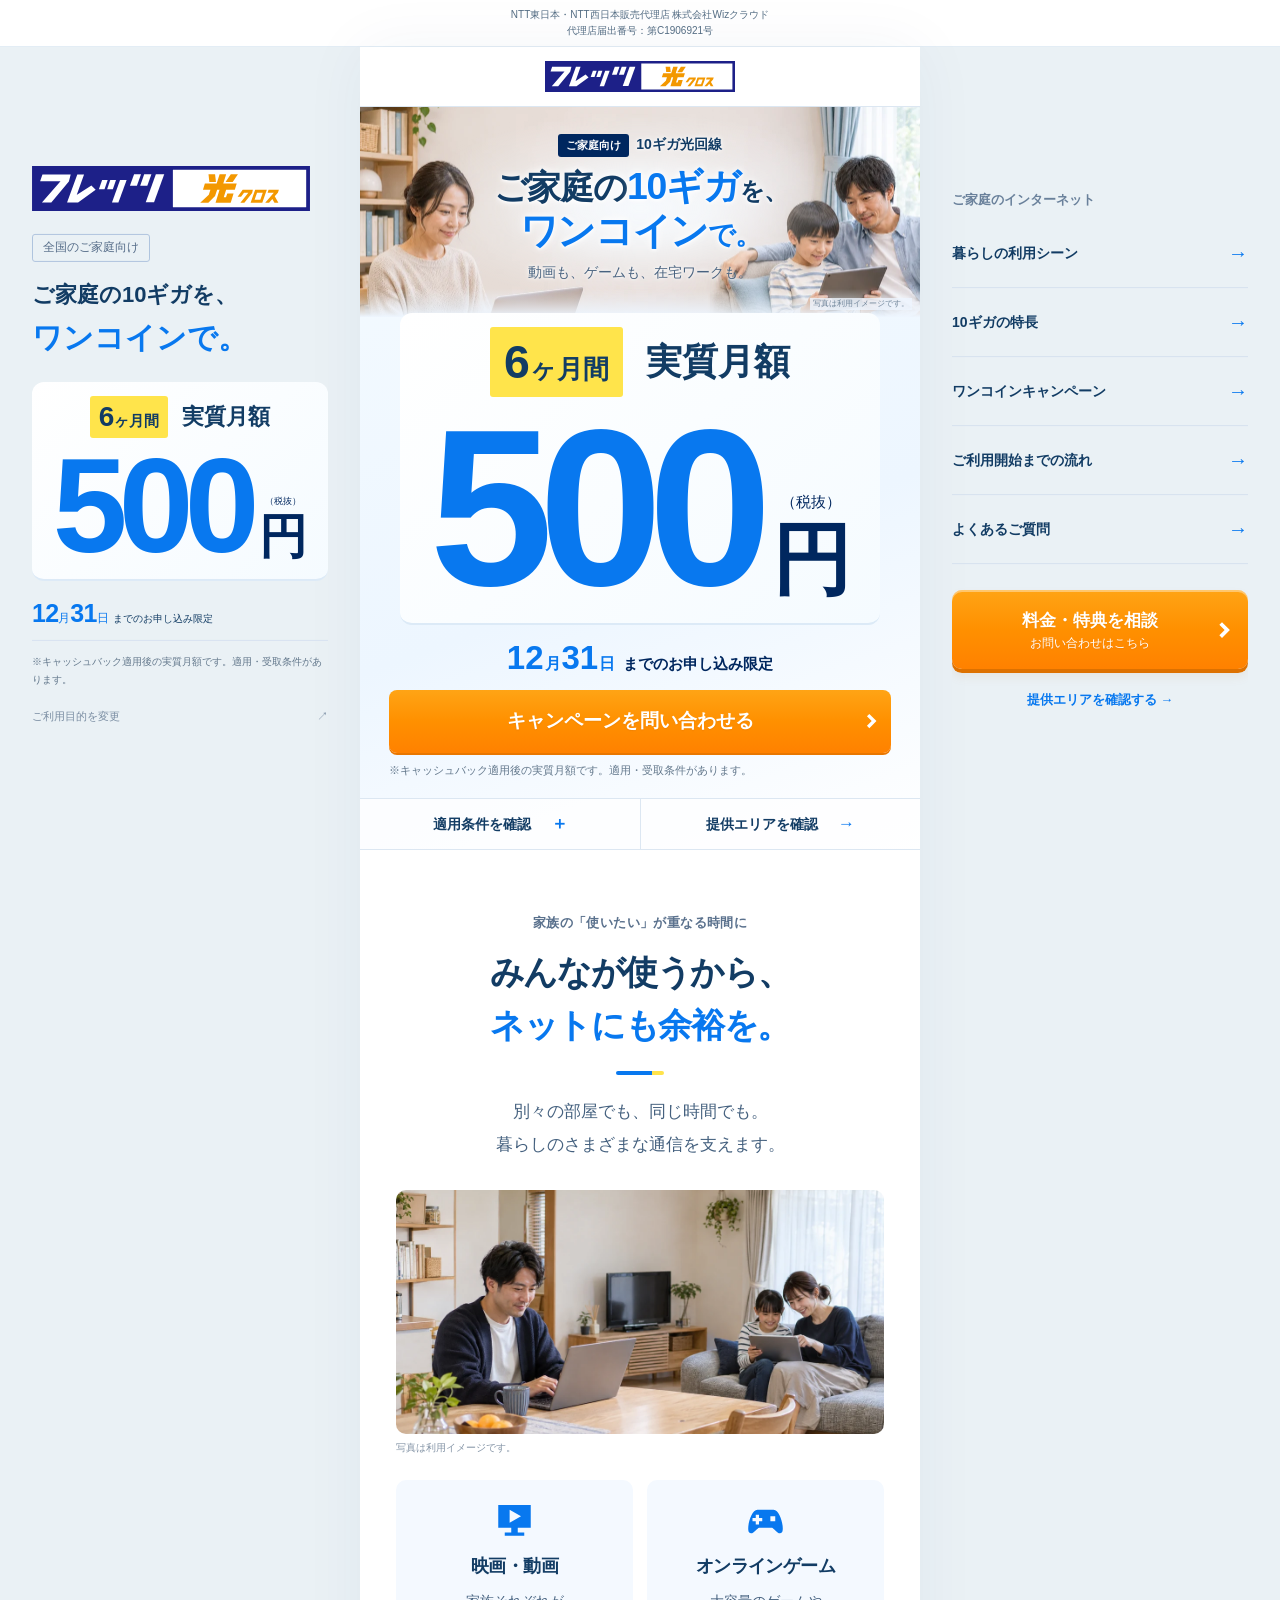
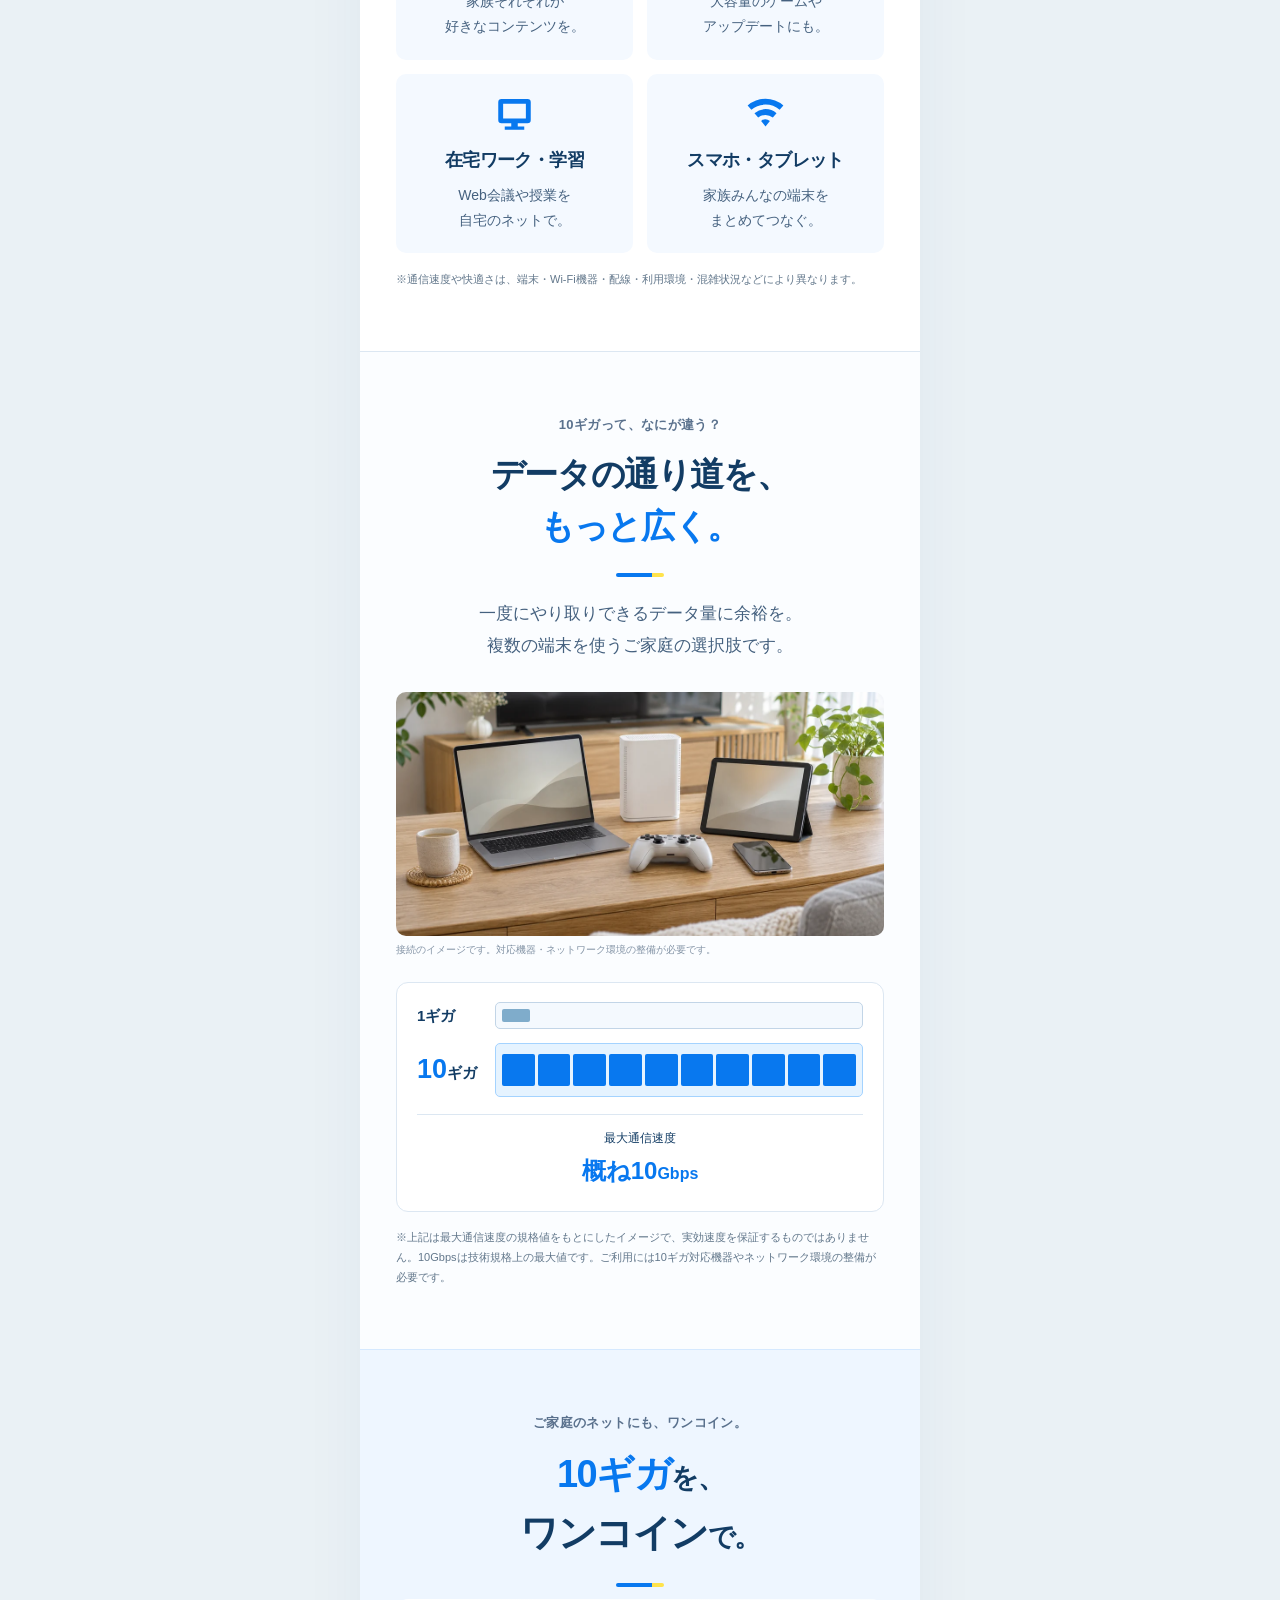
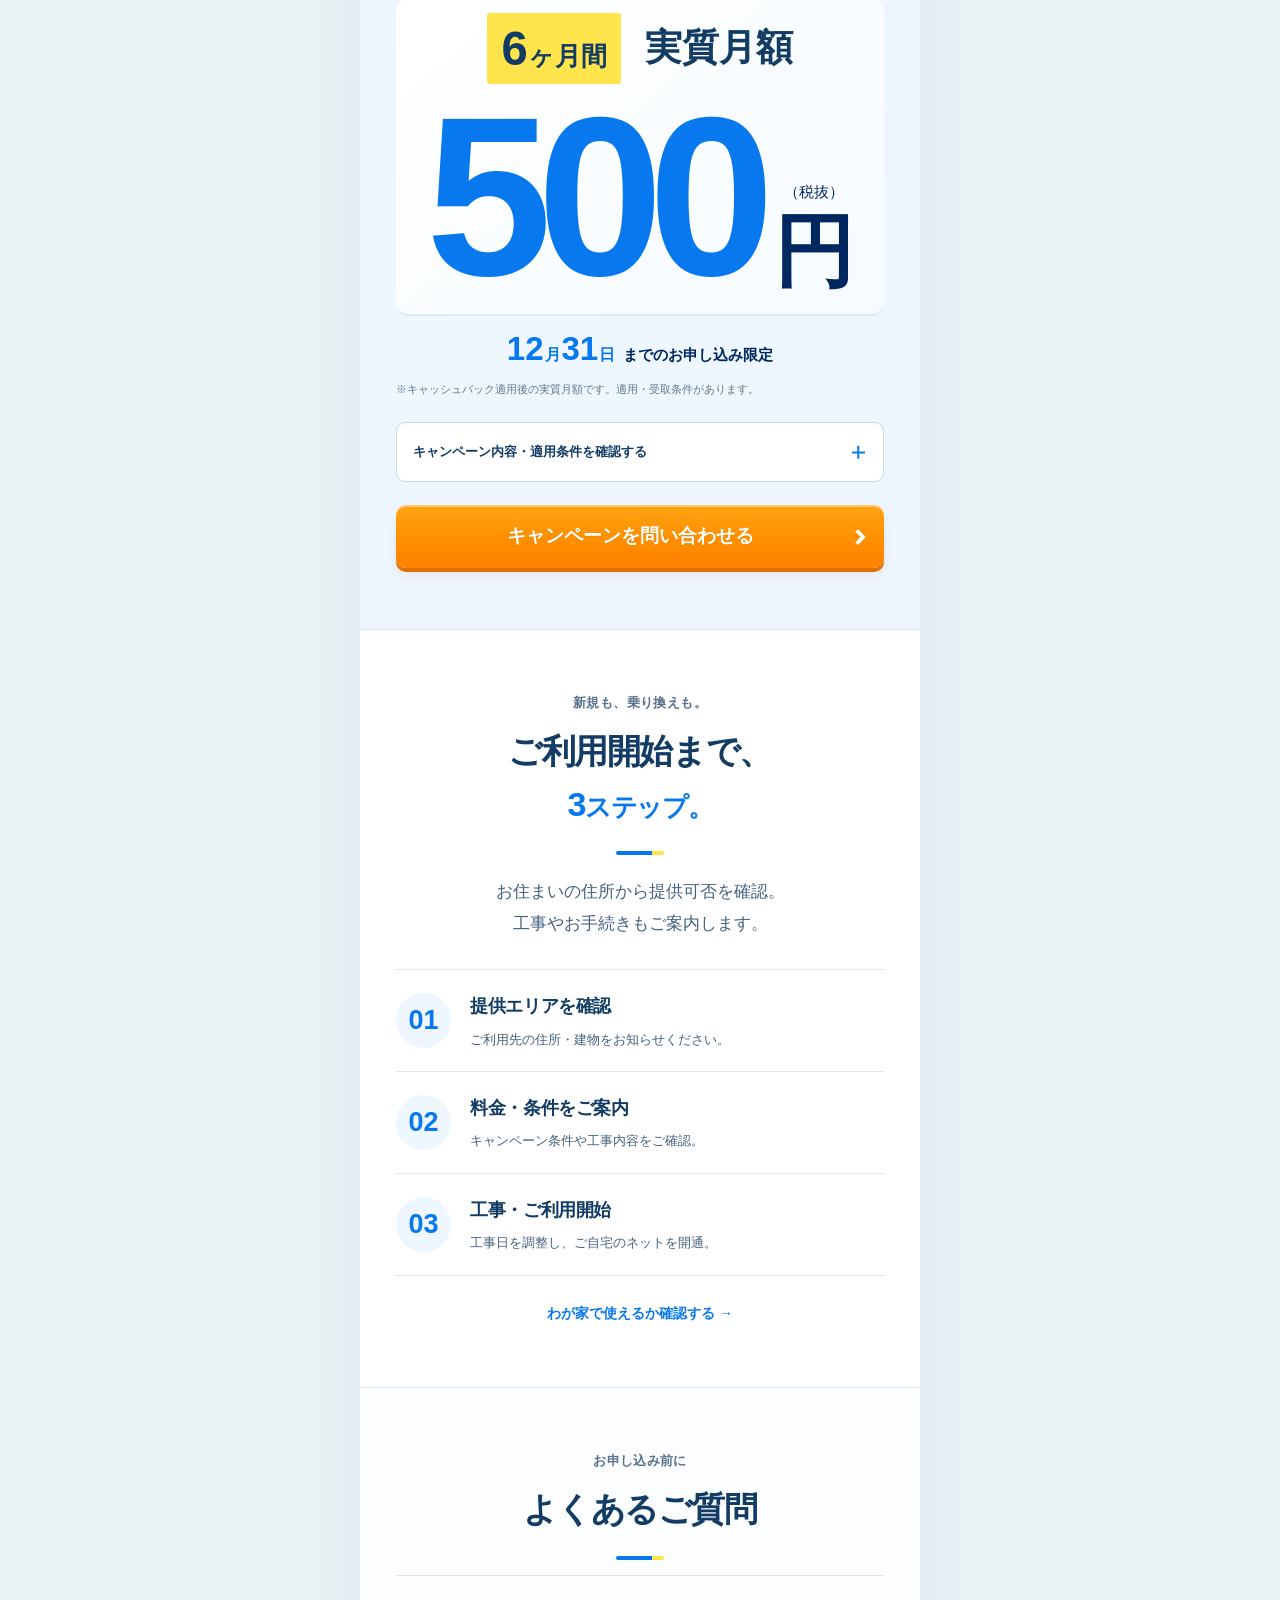
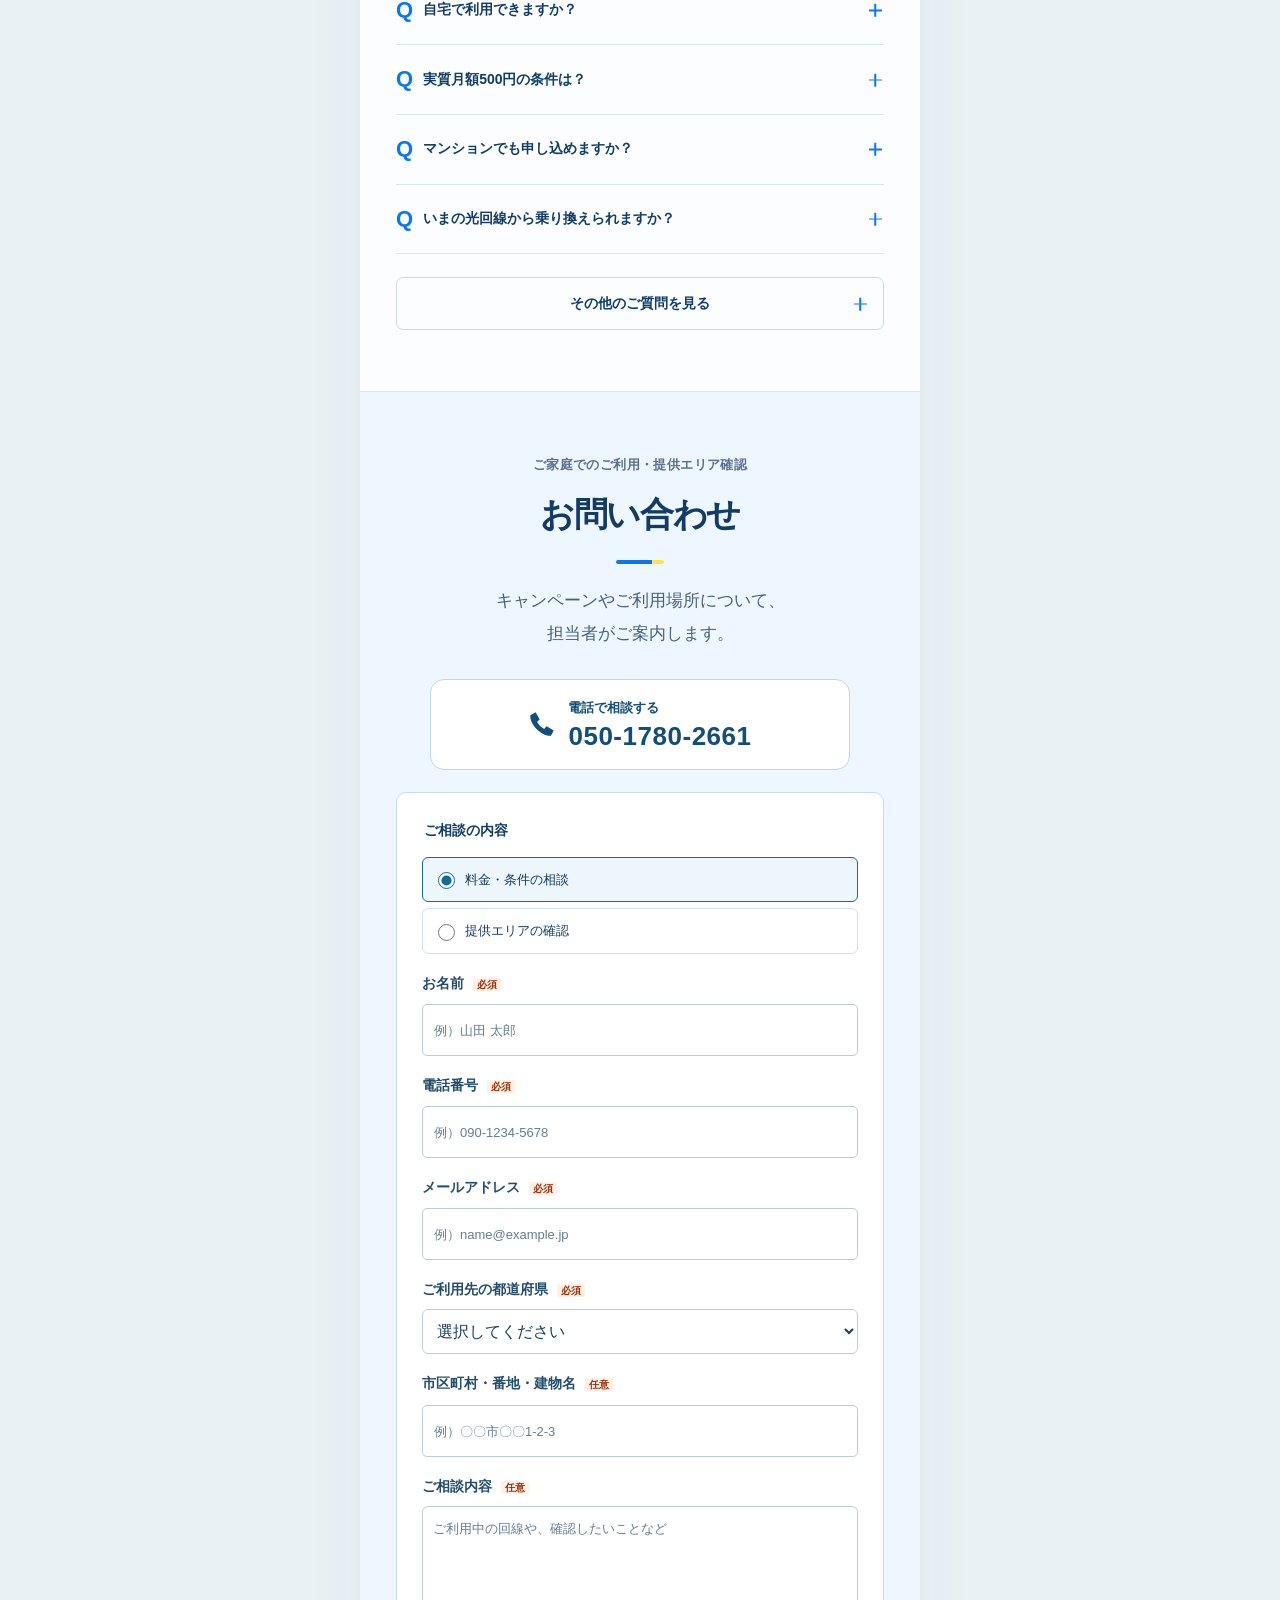
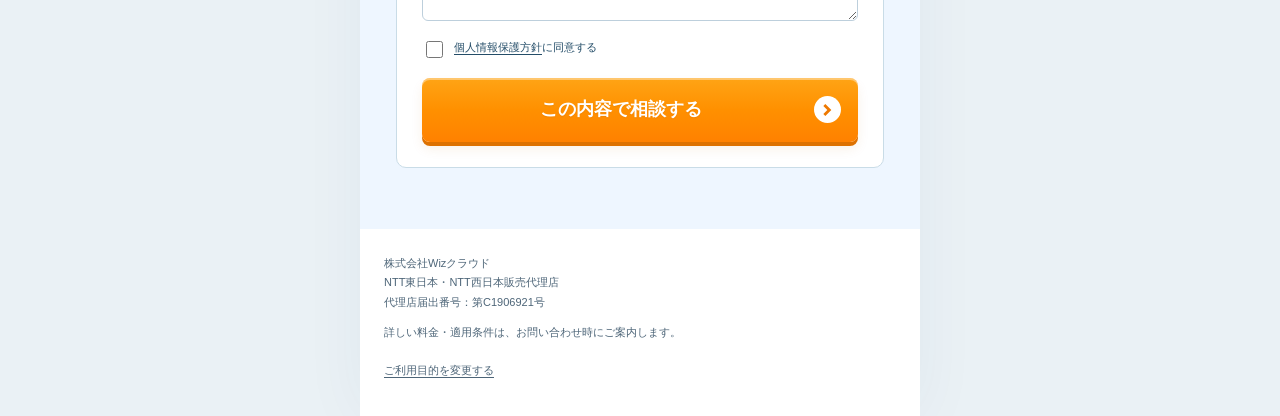
<file: household/index.html>
<!doctype html><html lang="ja"><head><meta charset="utf-8"><meta name="viewport" content="width=device-width,initial-scale=1,viewport-fit=cover"><meta name="robots" content="index,follow"><title>フレッツ 光クロス｜ご家庭の10ギガ光回線・全国エリア相談</title><link rel="icon" href="../media-flets-preview-icon.svg"><link rel="stylesheet" href="/media-household.5cddbe95ac3f.css"><script src="../audience-config.js?v=20261116-release1" defer></script><script src="../lead-core.js?v=20261116-release1" defer></script><script src="../attribution.js?v=20261116-release1" defer></script><script src="../campaign-deadline.js?v=20261116-release1" defer></script><script src="../household/household.js?v=20261116-release1" defer></script><meta name="description" content="ご家庭向け10ギガ光回線、フレッツ 光クロスの全国エリア相談ページ。動画・ゲーム・在宅ワークの利用、住所・建物ごとの提供可否、新規導入・乗り換え、料金・キャンペーン条件をご案内する相談窓口です。"><meta property="og:title" content="フレッツ 光クロス｜ご家庭の10ギガ光回線"><meta property="og:description" content="動画・ゲーム・在宅ワークに。ご家庭の提供エリア、料金、新規導入・乗り換えをご相談ください。"><meta property="og:type" content="website"><script type="application/ld+json">{"@context":"https://schema.org","@graph":[{"@type":"Organization","@id":"https://oshigoto-hikari.com/#operator","name":"株式会社Wizクラウド","description":"NTT東日本・NTT西日本販売代理店","identifier":{"@type":"PropertyValue","propertyID":"代理店届出番号","value":"第C1906921号"},"url":"https://oshigoto-hikari.com/","telephone":"050-1780-2661"},{"@type":"WebPage","@id":"https://oshigoto-hikari.com/household/#webpage","name":"フレッツ 光クロス｜ご家庭の10ギガ光回線・全国エリア相談","description":"ご家庭向け10ギガ光回線、フレッツ 光クロスの全国エリア相談ページ。動画・ゲーム・在宅ワークの利用、住所・建物ごとの提供可否、新規導入・乗り換え、料金・キャンペーン条件をご案内する相談窓口です。","inLanguage":"ja","publisher":{"@id":"https://oshigoto-hikari.com/#operator"},"about":{"@type":"Thing","name":"フレッツ 光クロス"},"mainEntity":{"@id":"https://oshigoto-hikari.com/household/#consultation"},"url":"https://oshigoto-hikari.com/household/"},{"@type":"Service","@id":"https://oshigoto-hikari.com/household/#consultation","name":"フレッツ 光クロスのご家庭向け導入・乗り換え相談","serviceType":"光回線の導入・乗り換え相談、提供エリア・料金条件の案内","description":"フレッツ 光クロスの導入・乗り換え、住所・建物ごとの提供エリア、料金・キャンペーン条件を案内する販売代理店の相談窓口です。","provider":{"@id":"https://oshigoto-hikari.com/#operator"},"audience":{"@type":"Audience","audienceType":"個人・ご家庭"}}]}</script><link rel="canonical" href="https://oshigoto-hikari.com/household/"><meta property="og:url" content="https://oshigoto-hikari.com/household/"><meta property="og:locale" content="ja_JP"><link rel="stylesheet" href="/production.css?v=20261116"><meta property="og:site_name" content="フレッツ 光クロス｜株式会社Wizクラウド"><meta property="og:image" content="https://oshigoto-hikari.com/ogp-flets-cross-20261116.jpg"><meta property="og:image:secure_url" content="https://oshigoto-hikari.com/ogp-flets-cross-20261116.jpg"><meta property="og:image:type" content="image/jpeg"><meta property="og:image:width" content="1200"><meta property="og:image:height" content="630"><meta property="og:image:alt" content="フレッツ 光クロス。仕事も、暮らしも。10ギガ光回線へ。提供エリア・料金・乗り換えを相談。"><meta name="twitter:card" content="summary_large_image"><meta name="twitter:title" content="フレッツ 光クロス｜ご家庭の10ギガ光回線"><meta name="twitter:description" content="動画・ゲーム・在宅ワークに。ご家庭の提供エリア、料金、新規導入・乗り換えをご相談ください。"><meta name="twitter:image" content="https://oshigoto-hikari.com/ogp-flets-cross-20261116.jpg"><meta name="twitter:image:alt" content="フレッツ 光クロス。仕事も、暮らしも。10ギガ光回線へ。提供エリア・料金・乗り換えを相談。"></head>
<body class="household-page heritage-household" data-campaign-route="nationwide" data-preview-mode="false"><div class="agency-notice"><span>NTT東日本・NTT西日本販売代理店 株式会社Wizクラウド</span><span>代理店届出番号：第C1906921号</span></div>
  <svg class="svg-definitions" aria-hidden="true"><defs><symbol id="arrow" viewBox="0 0 24 24"><path d="m8 3 9 9-9 9-3-3 6-6-6-6z"/></symbol><symbol id="work" viewBox="0 0 24 24"><path fill-rule="evenodd" d="M4 3h16a2 2 0 0 1 2 2v11a2 2 0 0 1-2 2h-6v2h4v2H6v-2h4v-2H4a2 2 0 0 1-2-2V5a2 2 0 0 1 2-2Zm1 3v9h14V6H5Z"/></symbol><symbol id="wifi" viewBox="0 0 24 24"><path d="M1 7a17 17 0 0 1 22 0l-2.3 2.7a13.5 13.5 0 0 0-17.4 0L1 7Zm4.2 4.8a10.5 10.5 0 0 1 13.6 0l-2.3 2.7a7 7 0 0 0-9 0l-2.3-2.7Zm4.1 4.8a4.2 4.2 0 0 1 5.4 0L12 20l-2.7-3.4Z"/></symbol><symbol id="check" viewBox="0 0 24 24"><path d="m9 16-5-5-3 3 8 8L23 6l-3-3L9 16Z"/></symbol><symbol id="play" viewBox="0 0 24 24"><path fill-rule="evenodd" d="M2 3h20v14h-8v3h4v2H6v-2h4v-3H2V3Zm7 3v8l7-4-7-4Z"/></symbol><symbol id="game" viewBox="0 0 24 24"><path fill-rule="evenodd" d="M7 6h10c4 0 7 12 5 14-2 2-5-3-6-3H8c-1 0-4 5-6 3C0 18 3 6 7 6Zm-1 3v2H4v2h2v2h2v-2h2v-2H8V9H6Zm9 1v3h3v-3h-3Z"/></symbol></defs></svg>

  <aside class="desktop-rail left-rail" aria-label="ご家庭向けキャンペーンのご案内">
    <a href="#top" class="rail-logo"><img src="../media-flets-cross-logo.svg" alt="フレッツ 光クロス" width="290" height="47" decoding="async"></a>
    <p class="rail-label">全国のご家庭向け</p>
    <p class="rail-title">ご家庭の10ギガを、<br><em>ワンコインで。</em></p>
    <div class="heritage-price-card nationwide-price"><p class="price-top"><b>6<span>ヶ月間</span></b><strong>実質月額</strong></p><p class="price-big"><strong>500</strong><span><small>（税抜）</small>円</span></p></div>
    <p class="rail-deadline"><time data-campaign-deadline datetime="2026-11-30"><b data-deadline-month>11</b><span>月</span><b data-deadline-day>30</b><span>日</span></time><span>までのお申し込み限定</span></p>
    <p class="small-note">※キャッシュバック適用後の実質月額です。適用・受取条件があります。</p>
    <a class="purpose-link" href="../?choose=1" data-change-purpose>ご利用目的を変更 <span>↗</span></a>
  </aside>

  <main class="page-column" id="top">
    <header class="site-header"><a href="#top"><img src="../media-flets-cross-logo.svg" alt="フレッツ 光クロス" width="290" height="47" decoding="async"></a><a href="../?choose=1" data-change-purpose>ご利用目的を変更</a></header>

    <section class="hero hero-ad-style" aria-labelledby="hero-heading">
      <div class="hero-copy">
        <p class="hero-audience"><span>ご家庭向け</span> 10ギガ光回線</p>
        <h1 id="hero-heading">ご家庭の<em>10ギガ</em><span class="particle">を、</span><br><span class="hero-catch-main">ワンコイン<span class="particle">で。</span></span></h1>
        <p class="hero-lead">動画も、ゲームも、在宅ワークも。</p>
        <figure class="hero-intro-photo"><img src="/media-household-family-header.dc2768f1c26e.webp" alt="自宅でインターネットを楽しむ家族のイメージ" width="1536" height="1024" fetchpriority="high" decoding="async"><figcaption>写真は利用イメージです。</figcaption></figure>
      </div>
      <div class="hero-offer home-hero-actions">
        <div class="heritage-price-card nationwide-price"><p class="price-top"><b>6<span>ヶ月間</span></b><strong>実質月額</strong></p><p class="price-big"><strong>500</strong><span><small>（税抜）</small>円</span></p></div>
        <p class="deadline"><time data-campaign-deadline datetime="2026-11-30"><b data-deadline-month>11</b><span>月</span><b data-deadline-day>30</b><span>日</span></time><span>までのお申し込み限定</span></p>
        <a href="#inquiry" class="cta"><span>キャンペーンを問い合わせる</span><svg><use href="#arrow"/></svg></a>
        <p class="small-note">※キャッシュバック適用後の実質月額です。適用・受取条件があります。</p>
      </div>
      <nav class="hero-links" aria-label="キャンペーンの確認"><a href="#campaign-details" data-home-open-details>適用条件を確認 <span>＋</span></a><a href="#inquiry" data-select-area>提供エリアを確認 <span>→</span></a></nav>
    </section>

    <section class="section everyday-section" id="everyday" aria-labelledby="everyday-heading">
      <div class="section-heading"><p class="eyebrow">家族の「使いたい」が重なる時間に</p><h2 id="everyday-heading">みんなが使うから、<br><em>ネットにも余裕を。</em></h2><p>別々の部屋でも、同じ時間でも。<br>暮らしのさまざまな通信を支えます。</p></div>
      <figure class="section-photo lifestyle-photo"><img src="/media-household-life.599e391185a2.webp" alt="同じリビングでテレビを楽しむ人とノートパソコンを使う人の利用イメージ" width="1536" height="1024" loading="lazy" decoding="async"><figcaption>写真は利用イメージです。</figcaption></figure>
      <div class="usage-grid">
        <article><svg aria-hidden="true"><use href="#play"/></svg><h3>映画・動画</h3><p>家族それぞれが<br>好きなコンテンツを。</p></article>
        <article><svg aria-hidden="true"><use href="#game"/></svg><h3>オンラインゲーム</h3><p>大容量のゲームや<br>アップデートにも。</p></article>
        <article><svg aria-hidden="true"><use href="#work"/></svg><h3>在宅ワーク・学習</h3><p>Web会議や授業を<br>自宅のネットで。</p></article>
        <article><svg aria-hidden="true"><use href="#wifi"/></svg><h3>スマホ・タブレット</h3><p>家族みんなの端末を<br>まとめてつなぐ。</p></article>
      </div>
      <p class="small-note">※通信速度や快適さは、端末・Wi-Fi機器・配線・利用環境・混雑状況などにより異なります。</p>
    </section>

    <section class="section capacity-section" id="speed" aria-labelledby="speed-heading">
      <div class="section-heading"><p class="eyebrow">10ギガって、なにが違う？</p><h2 id="speed-heading">データの通り道を、<br><em>もっと広く。</em></h2><p>一度にやり取りできるデータ量に余裕を。<br>複数の端末を使うご家庭の選択肢です。</p></div>
      <figure class="section-photo devices-photo"><img src="/media-household-devices.7932584fc6fb.webp" alt="ルーター、ノートパソコン、タブレット、スマートフォン、ゲーム用コントローラーの利用イメージ" width="1536" height="1024" loading="lazy" decoding="async"><figcaption>接続のイメージです。対応機器・ネットワーク環境の整備が必要です。</figcaption></figure>
      <div class="capacity-visual" role="img" aria-label="1ギガと10ギガの通信容量の違いを表すイメージ。最大通信速度の規格値による比較です。"><div class="capacity-row"><span>1ギガ</span><div class="capacity-track small"><i></i></div></div><div class="capacity-row"><span><b>10</b>ギガ</span><div class="capacity-track large"><i></i><i></i><i></i><i></i><i></i><i></i><i></i><i></i><i></i><i></i></div></div><p>最大通信速度 <b>概ね10<span>Gbps</span></b></p></div>
      <p class="small-note">※上記は最大通信速度の規格値をもとにしたイメージで、実効速度を保証するものではありません。10Gbpsは技術規格上の最大値です。ご利用には10ギガ対応機器やネットワーク環境の整備が必要です。</p>
    </section>

    <section class="section campaign-section" id="campaign" aria-labelledby="campaign-heading">
      <div class="section-heading"><p class="eyebrow">ご家庭のネットにも、ワンコイン。</p><h2 id="campaign-heading"><em>10ギガ</em><span class="particle">を、</span><br>ワンコイン<span class="particle">で。</span></h2></div>
      <div class="heritage-price-card nationwide-price"><p class="price-top"><b>6<span>ヶ月間</span></b><strong>実質月額</strong></p><p class="price-big"><strong>500</strong><span><small>（税抜）</small>円</span></p></div>
      <p class="deadline"><time data-campaign-deadline datetime="2026-11-30"><b data-deadline-month>11</b><span>月</span><b data-deadline-day>30</b><span>日</span></time><span>までのお申し込み限定</span></p>
      <p class="small-note">※キャッシュバック適用後の実質月額です。適用・受取条件があります。</p>
      <details class="accordion campaign-details" id="campaign-details"><summary>キャンペーン内容・適用条件を確認する<span class="plus" aria-hidden="true"></span></summary><div class="accordion-body"><h3>ご家庭向けキャンペーン</h3><dl class="campaign-table"><div><dt>キャンペーン期間中の実質月額</dt><dd><strong>6ヶ月間 500円（税抜）</strong></dd></div><div><dt>お申し込み期限</dt><dd><span data-campaign-deadline-text>11月30日</span>まで</dd></div><div><dt>7ヶ月目以降の料金</dt><dd>お問い合わせ時にご案内</dd></div></dl><h3>適用・受取条件について</h3><p>料金・対象サービス・還元方法など、新案件の適用・受取条件があります。表示の実質月額は毎月の請求額とは異なります。対象となるお申し込み内容、必要な手続きなど、詳しくはお問い合わせください。</p><p>提供可否や工事内容は、ご利用先の住所・建物設備を確認してご案内します。</p></div></details>
      <a class="cta" href="#inquiry"><span>キャンペーンを問い合わせる</span><svg><use href="#arrow"/></svg></a>
    </section>

    <section class="section flow-section" id="flow" aria-labelledby="flow-heading">
      <div class="section-heading"><p class="eyebrow">新規も、乗り換えも。</p><h2 id="flow-heading">ご利用開始まで、<br><em>3<span class="unit">ステップ。</span></em></h2><p>お住まいの住所から提供可否を確認。<br>工事やお手続きもご案内します。</p></div>
      <ol class="steps"><li><span>01</span><div><h3>提供エリアを確認</h3><p>ご利用先の住所・建物をお知らせください。</p></div></li><li><span>02</span><div><h3>料金・条件をご案内</h3><p>キャンペーン条件や工事内容をご確認。</p></div></li><li><span>03</span><div><h3>工事・ご利用開始</h3><p>工事日を調整し、ご自宅のネットを開通。</p></div></li></ol>
      <a class="text-link" href="#inquiry" data-select-area>わが家で使えるか確認する <span>→</span></a>
    </section>

    <section class="section faq-section" id="faq" aria-labelledby="faq-heading">
      <div class="section-heading"><p class="eyebrow">お申し込み前に</p><h2 id="faq-heading">よくあるご質問</h2></div>
      <div class="faq-list">
        <details class="accordion"><summary><span class="q">Q</span><span class="question-copy">自宅で利用できますか？</span><span class="plus" aria-hidden="true"></span></summary><div class="accordion-body"><p>ご家庭での新規導入・お乗り換えをご相談いただけます。提供エリア内でも、お住まいの住所や建物設備により提供できない場合があります。まずはご利用先の住所をお知らせください。</p></div></details>
        <details class="accordion"><summary><span class="q">Q</span><span class="question-copy">実質月額500円の条件は？</span><span class="plus" aria-hidden="true"></span></summary><div class="accordion-body"><p>6ヶ月間実質月額500円（税抜）のキャンペーンです。適用・受取条件があります。お申し込み期限は<span data-campaign-deadline-text>11月30日</span>までです。対象となるお申し込み内容や、必要な手続きなどはお問い合わせ時にご案内します。</p><a href="#campaign-details" class="text-link" data-home-open-details>キャンペーン条件を確認する →</a></div></details>
        <details class="accordion"><summary><span class="q">Q</span><span class="question-copy">マンションでも申し込めますか？</span><span class="plus" aria-hidden="true"></span></summary><div class="accordion-body"><p>集合住宅でのご利用もご相談いただけます。提供可否や必要な工事は、住所・建物設備・配線状況などを確認してご案内します。賃貸住宅では、工事について管理会社や所有者の許可が必要になる場合があります。</p></div></details>
        <details class="accordion"><summary><span class="q">Q</span><span class="question-copy">いまの光回線から乗り換えられますか？</span><span class="plus" aria-hidden="true"></span></summary><div class="accordion-body"><p>お乗り換えもご相談いただけます。現在の回線や契約内容によって、手続きや工事の要否が異なります。ご利用中のサービス名をお知らせください。現在の回線は、切り替え方法をご確認のうえ解約手続きを進めてください。</p></div></details>
      </div>
      <details class="more-faq"><summary>その他のご質問を見る <span class="plus" aria-hidden="true"></span></summary><div class="faq-list">
        <details class="accordion"><summary><span class="q">Q</span><span class="question-copy">10ギガなら常に10Gbpsで使えますか？</span><span class="plus" aria-hidden="true"></span></summary><div class="accordion-body"><p>10Gbpsは技術規格上の最大値です。実効速度は、端末・配線・Wi-Fi機器・利用環境・混雑状況などによって変わり、常に10Gbpsで通信できることを保証するものではありません。</p></div></details>
        <details class="accordion"><summary><span class="q">Q</span><span class="question-copy">手持ちのルーターを使えますか？</span><span class="plus" aria-hidden="true"></span></summary><div class="accordion-body"><p>10ギガの通信に対応したルーターや配線などが必要です。現在の機器を使えるかは機種・接続方式によって異なるため、ご利用機器をお知らせください。</p></div></details>
        <details class="accordion"><summary><span class="q">Q</span><span class="question-copy">スマホやテレビもつなげられますか？</span><span class="plus" aria-hidden="true"></span></summary><div class="accordion-body"><p>Wi-Fiや有線LANに対応したスマホ、タブレット、テレビ、ゲーム機などの利用を想定しています。機器ごとの対応状況や設定、ネットワーク環境の整備が必要です。</p></div></details>
        <details class="accordion"><summary><span class="q">Q</span><span class="question-copy">開通までどのくらいかかりますか？</span><span class="plus" aria-hidden="true"></span></summary><div class="accordion-body"><p>ご利用先の設備や工事の混雑状況などによって異なります。お住まいの住所、ご希望の利用開始時期をお知らせいただき、工事日程を確認してご案内します。</p></div></details>
        <details class="accordion"><summary><span class="q">Q</span><span class="question-copy">7ヶ月目以降の料金は？</span><span class="plus" aria-hidden="true"></span></summary><div class="accordion-body"><p>7ヶ月目以降の月額料金や、契約に関する費用はお問い合わせ時にまとめてご案内します。お申し込み前に、適用条件とあわせてご確認ください。</p></div></details>
        <details class="accordion"><summary><span class="q">Q</span><span class="question-copy">問い合わせ時に何を伝えればよいですか？</span><span class="plus" aria-hidden="true"></span></summary><div class="accordion-body"><p>ご利用予定の住所、現在の回線、ご希望の利用開始時期をお知らせいただくとスムーズです。工事や機器について気になることがあれば、あわせてお伝えください。</p></div></details>
      </div></details>
    </section>

    <section class="section inquiry-section" id="inquiry" aria-labelledby="inquiry-heading">
      <div class="section-heading"><p class="eyebrow">ご家庭でのご利用・提供エリア確認</p><h2 id="inquiry-heading">お問い合わせ</h2><p>キャンペーンやご利用場所について、<br>担当者がご案内します。</p></div>
      <a class="production-phone" href="tel:05017802661"><svg viewBox="0 0 24 24" aria-hidden="true"><path d="M6.5 2 2 4.4C1 12.1 12.1 23 19.7 22l2.3-4.5-6-3.5-2.2 2.2a15 15 0 0 1-6-6L10 8 6.5 2Z"/></svg><span><small>電話で相談する</small><strong>050-1780-2661</strong></span></a><form data-webhook="https://hooks.zapier.com/hooks/catch/12525485/4hcni68/" id="household-form" class="home-form" action="#inquiry" method="post"><fieldset><legend>ご相談の内容</legend><label class="home-radio"><input type="radio" name="inquiryType" value="consultation" checked>料金・条件の相談</label><label class="home-radio"><input type="radio" name="inquiryType" value="area">提供エリアの確認</label></fieldset><label>お名前 <small>必須</small><input name="name" autocomplete="name" placeholder="例）山田 太郎" maxlength="100" required></label><label>電話番号 <small>必須</small><input name="phone" type="tel" autocomplete="tel" placeholder="例）090-1234-5678" maxlength="25" required></label><label>メールアドレス <small>必須</small><input name="email" type="email" autocomplete="email" placeholder="例）name@example.jp" maxlength="200" required></label><label>ご利用先の都道府県 <small>必須</small><select name="prefecture" autocomplete="address-level1" required><option value="">選択してください</option></select></label><label>市区町村・番地・建物名 <small id="address-requirement">任意</small><input name="address" autocomplete="street-address" placeholder="例）〇〇市〇〇1-2-3" maxlength="300"></label><label>ご相談内容 <small>任意</small><textarea name="message" rows="3" maxlength="2000" placeholder="ご利用中の回線や、確認したいことなど"></textarea></label><label class="home-privacy"><input type="checkbox" name="privacyConsent" required><span><a href="https://012grp.co.jp/policy" target="_blank" rel="noopener">個人情報保護方針</a>に同意する</span></label><p class="form-status" role="status" aria-live="polite"></p><button type="submit" class="home-primary"><strong>この内容で相談する</strong><span class="home-arrow" aria-hidden="true"><svg class="home-icon" viewBox="0 0 24 24" fill="currentColor" aria-hidden="true"><path d="m8 3 9 9-9 9-3-3 6-6-6-6z"/></svg></span></button><noscript><p>お問い合わせフォームをご利用になるにはJavaScriptを有効にしてください。お電話でもご相談いただけます：050-1780-2661</p><style>form button[type=submit]{display:none!important}</style></noscript></form><div class="home-complete" hidden tabindex="-1"><h3>お問い合わせを送信しました。</h3><p>担当者からの連絡をお待ちください。</p></div>
    </section>
    <footer class="home-footer" id="reception-info"><p>株式会社Wizクラウド<br>NTT東日本・NTT西日本販売代理店<br>代理店届出番号：第C1906921号</p><p>詳しい料金・適用条件は、お問い合わせ時にご案内します。</p><a href="../?choose=1" data-change-purpose>ご利用目的を変更する</a></footer>
  </main>

  <aside class="desktop-rail right-rail" aria-label="ページ内メニュー"><p class="rail-menu-title">ご家庭のインターネット</p><nav><a href="#everyday">暮らしの利用シーン <span>→</span></a><a href="#speed">10ギガの特長 <span>→</span></a><a href="#campaign">ワンコインキャンペーン <span>→</span></a><a href="#flow">ご利用開始までの流れ <span>→</span></a><a href="#faq">よくあるご質問 <span>→</span></a></nav><a class="cta rail-cta" href="#inquiry"><span>料金・特典を相談<small>お問い合わせはこちら</small></span><svg><use href="#arrow"/></svg></a><a class="rail-area" href="#inquiry" data-select-area>提供エリアを確認する →</a></aside>
  <div class="mobile-sticky home-sticky" hidden><a href="#inquiry" class="sticky-area" data-select-area>提供エリアを<br><strong>確認する</strong></a><a href="#inquiry" class="sticky-cta"><strong>料金・特典を相談</strong><span>お問い合わせはこちら</span><svg><use href="#arrow"/></svg></a></div>
</body>
</html>
</file>
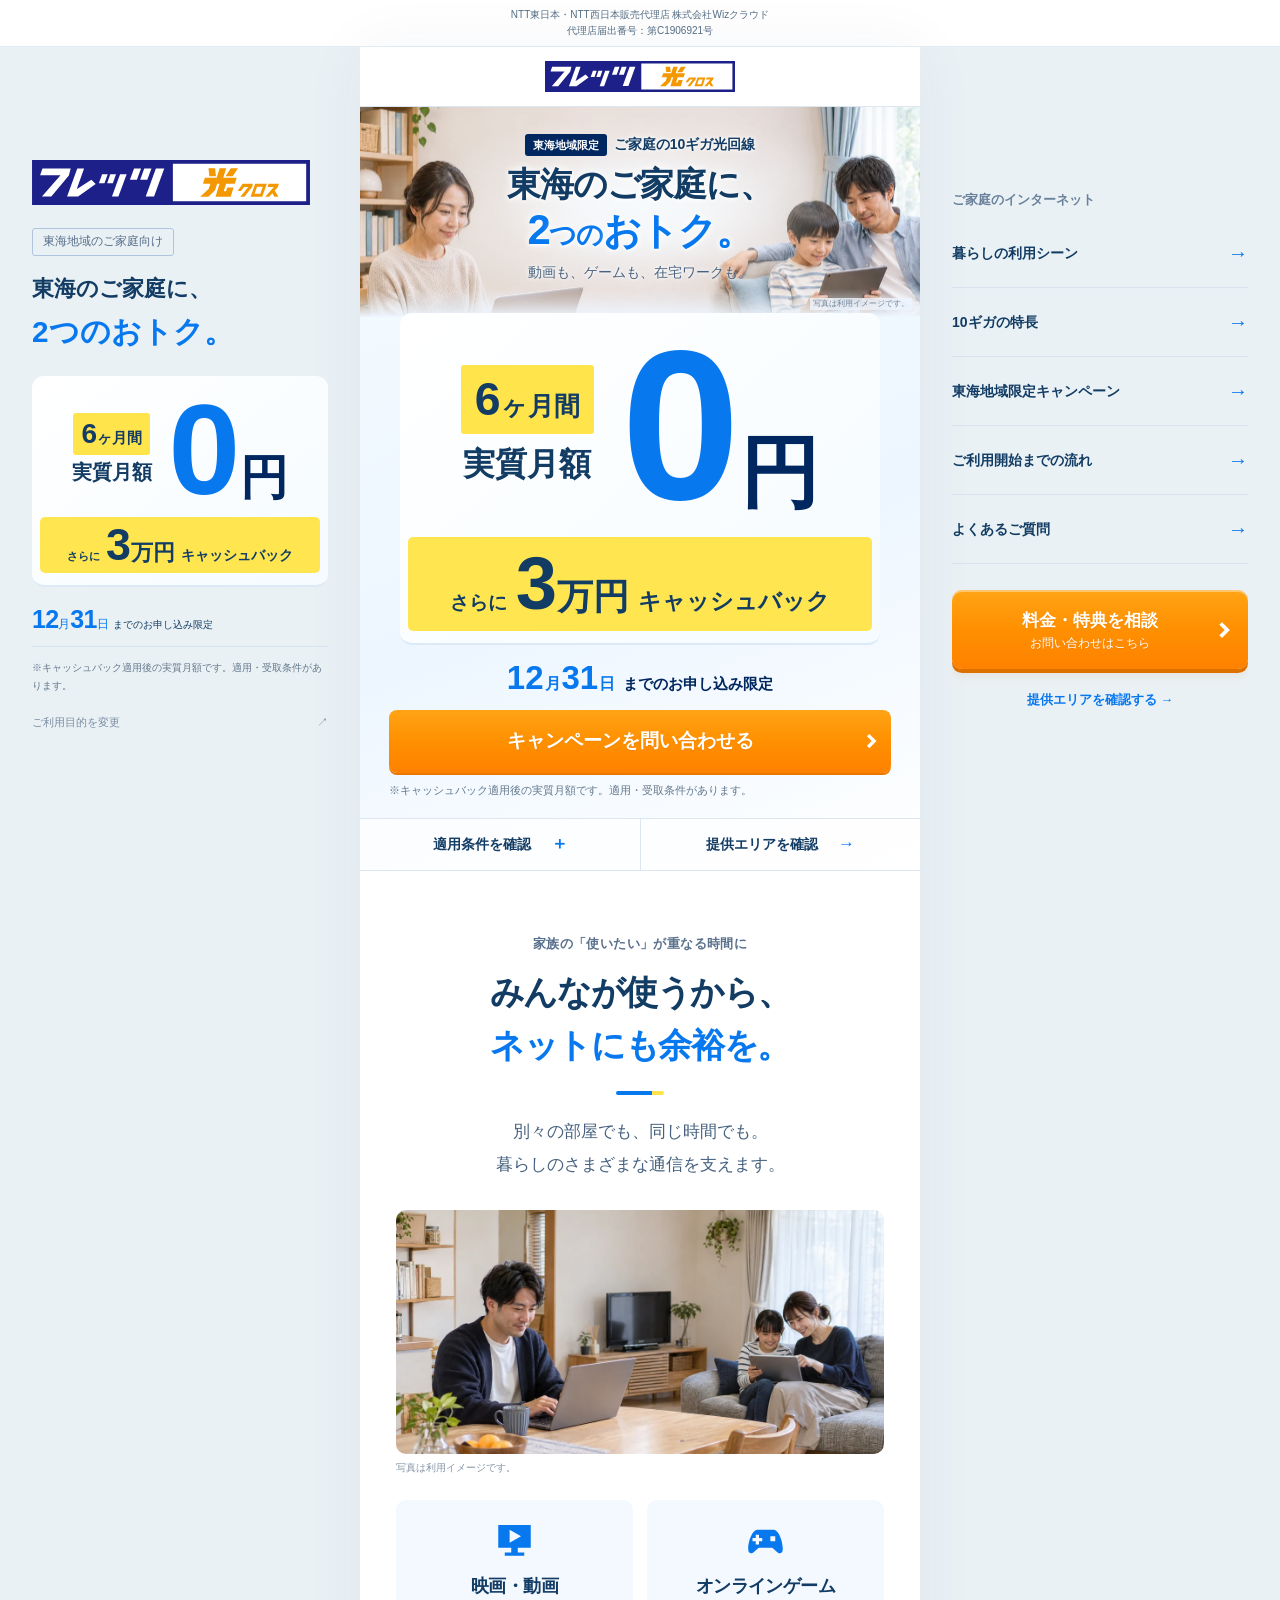
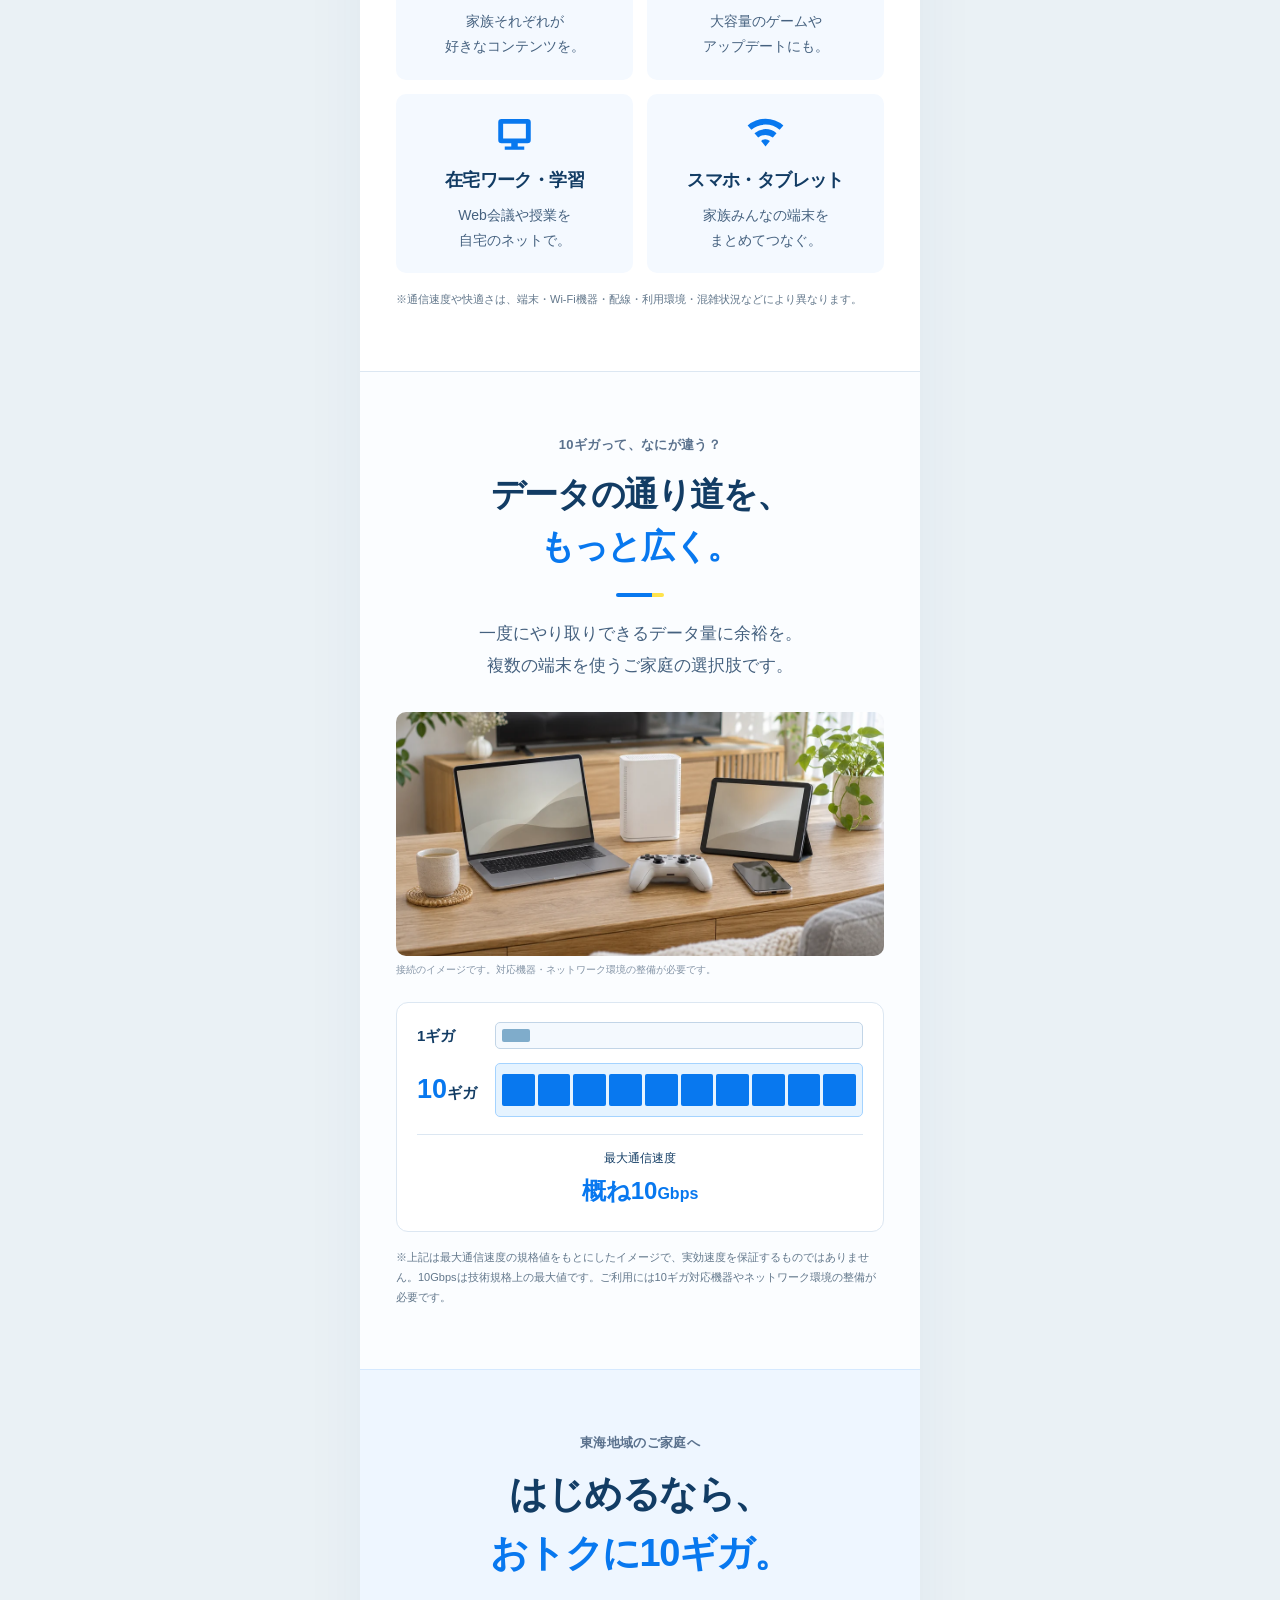
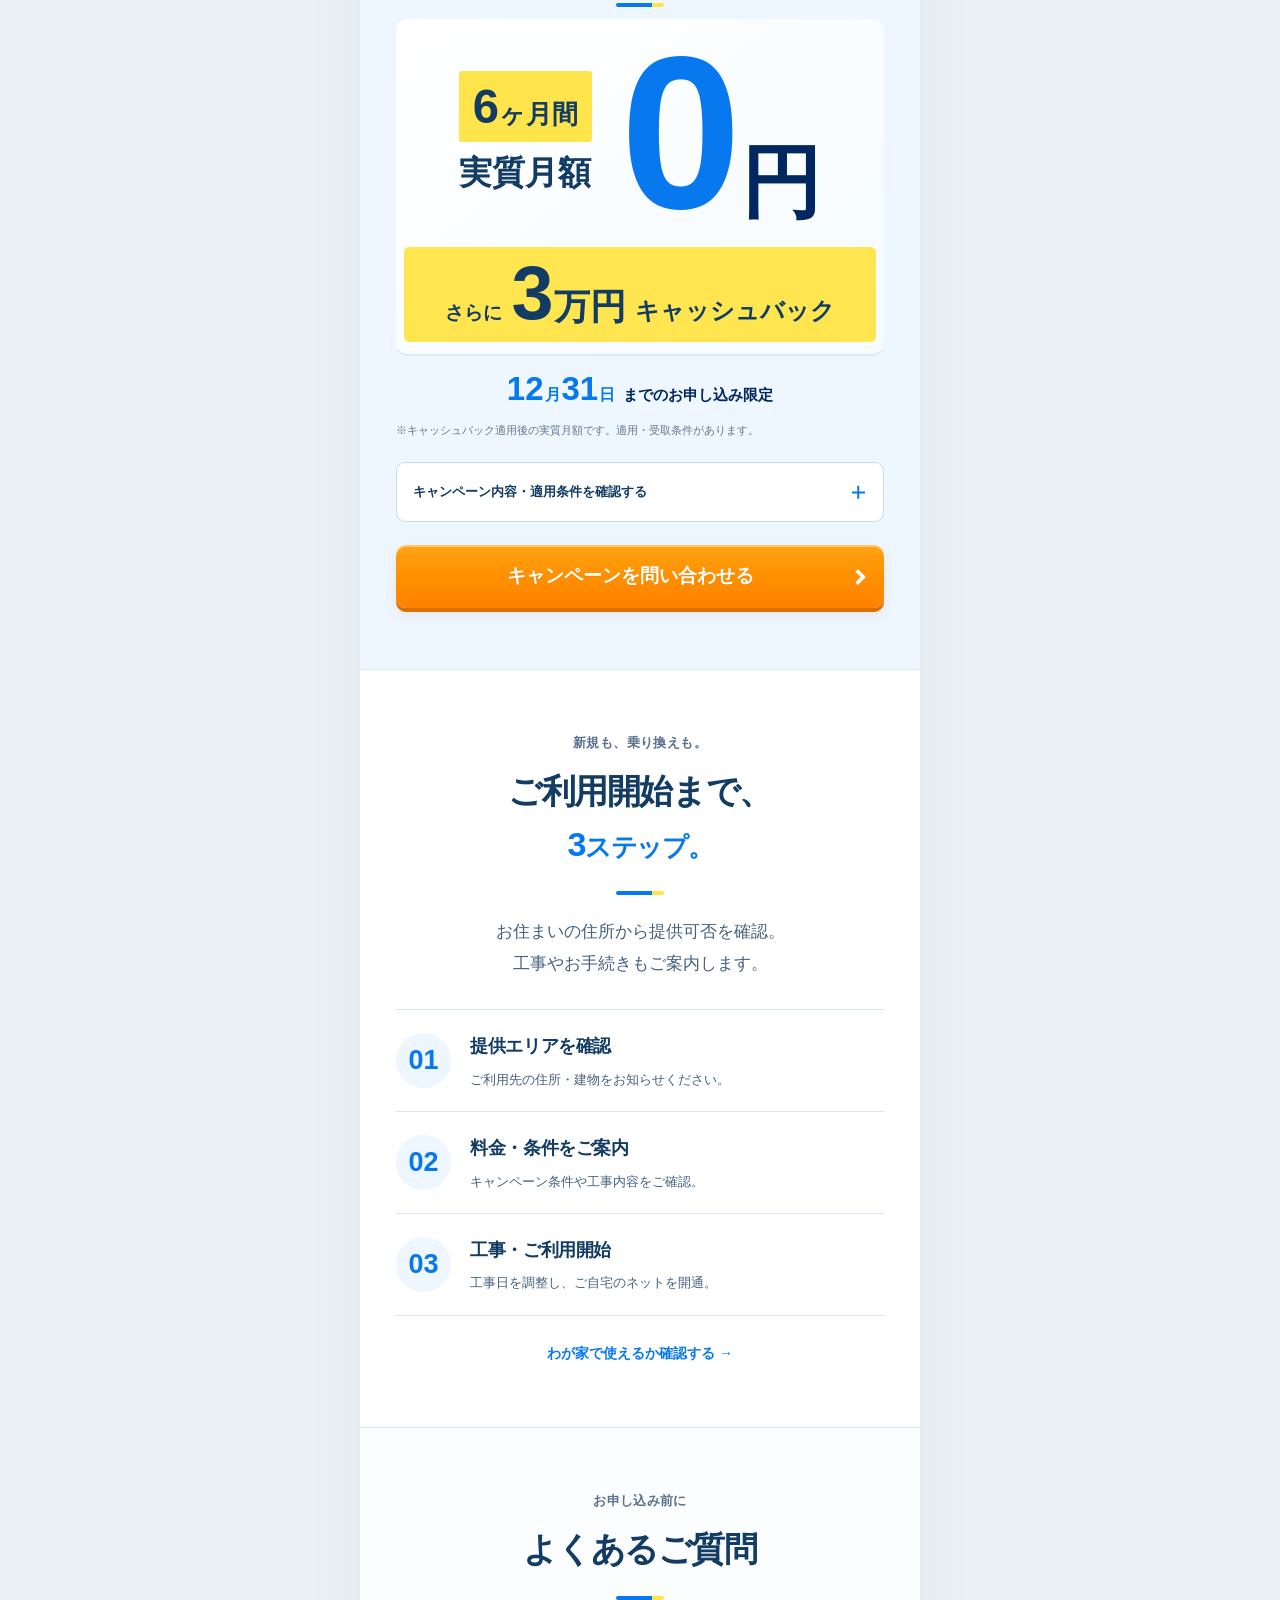
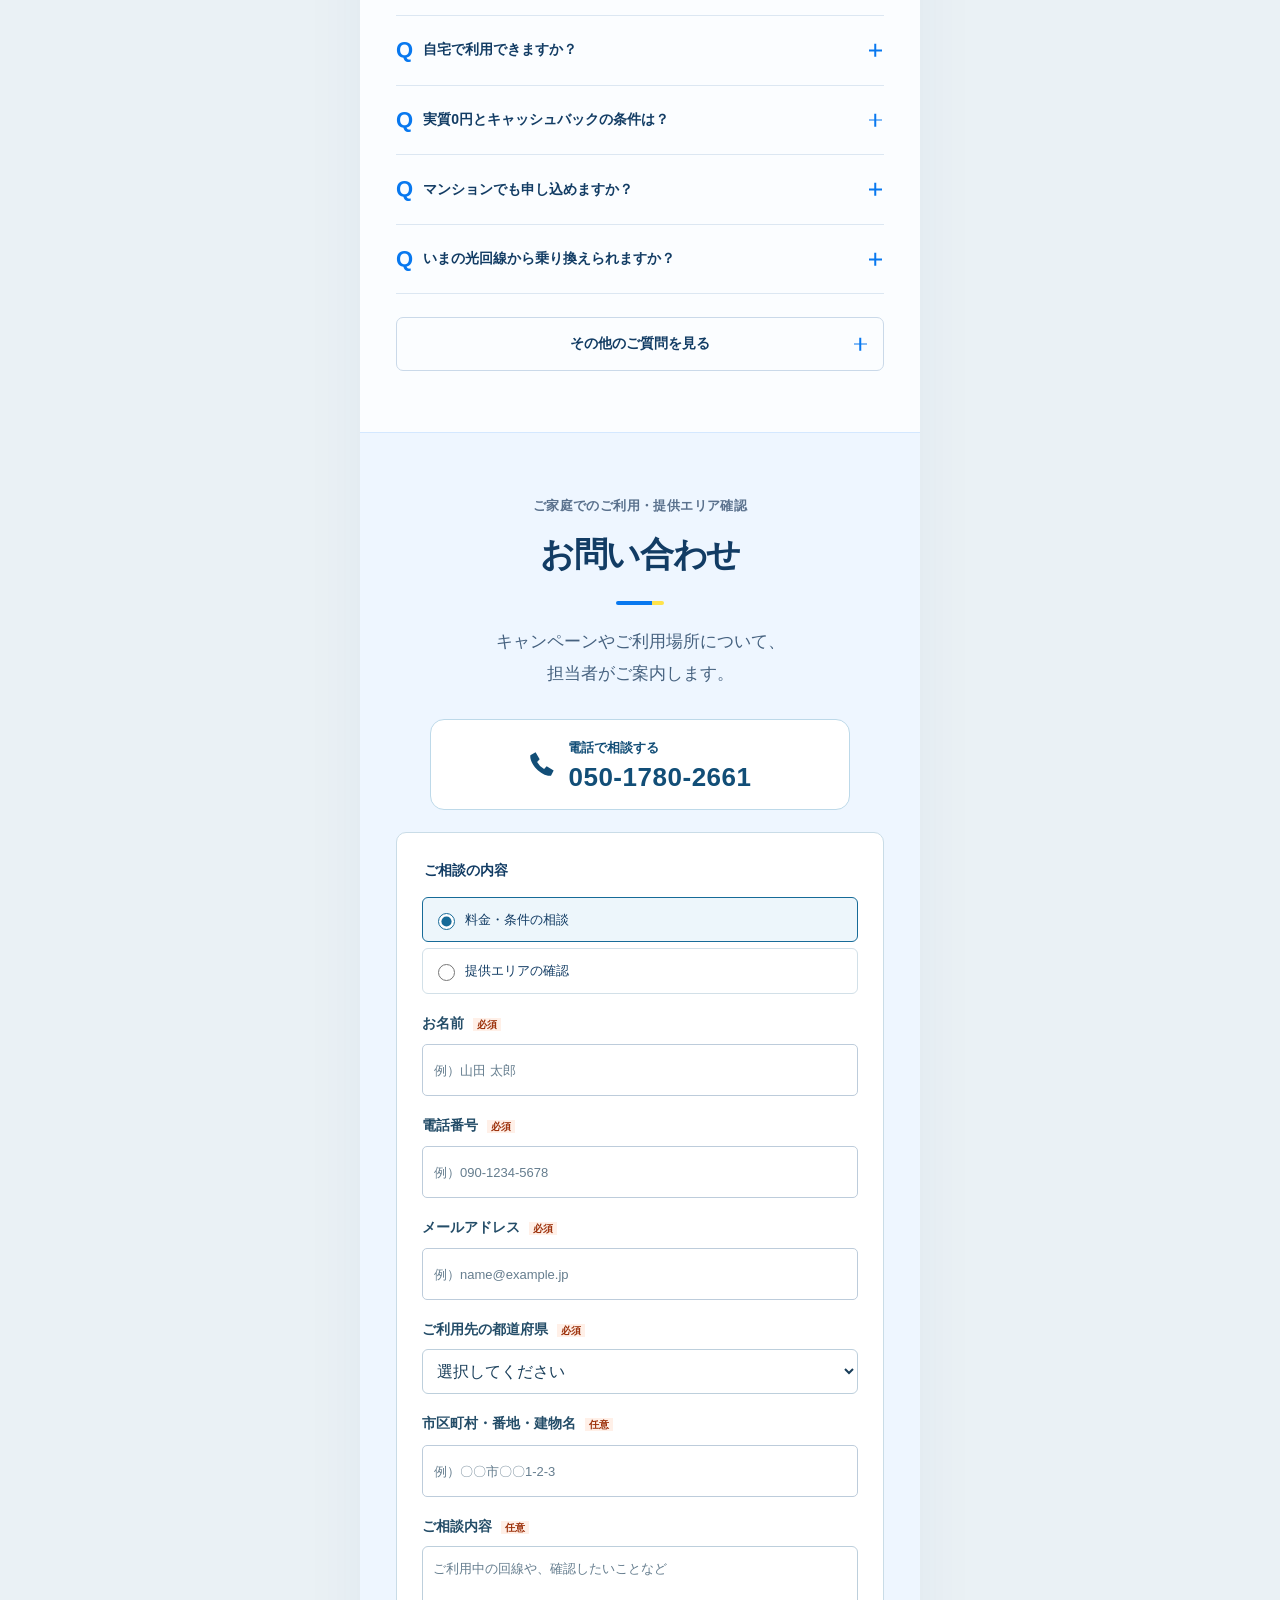
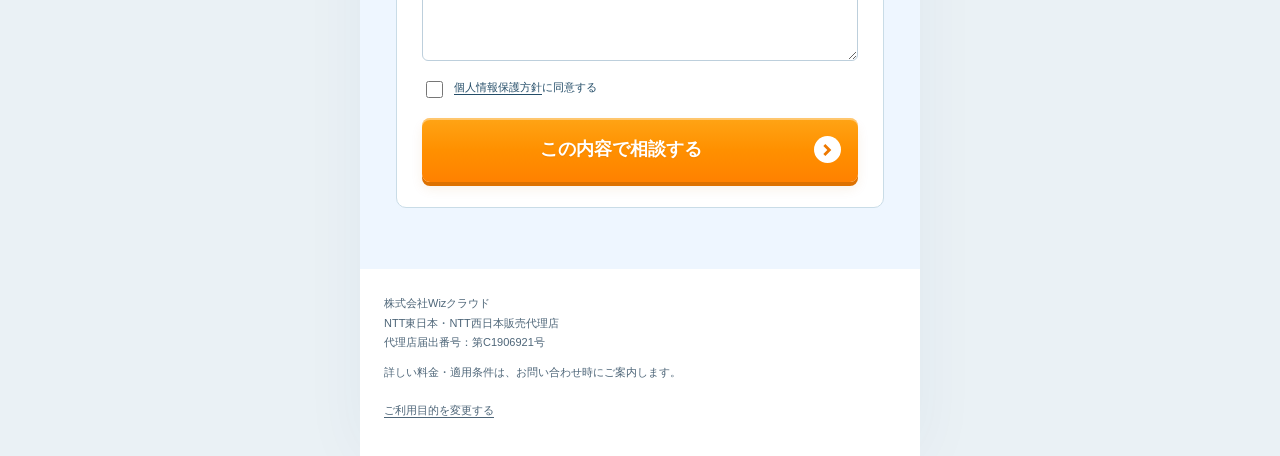
<file: household/tokai/index.html>
<!doctype html><html lang="ja"><head><meta charset="utf-8"><meta name="viewport" content="width=device-width,initial-scale=1,viewport-fit=cover"><meta name="robots" content="index,follow"><title>フレッツ 光クロス｜東海のご家庭向け10ギガ光回線・エリア相談</title><link rel="icon" href="../../media-flets-preview-icon.svg"><link rel="stylesheet" href="/media-household.5cddbe95ac3f.css"><script src="../../audience-config.js?v=20261116-release1" defer></script><script src="../../lead-core.js?v=20261116-release1" defer></script><script src="../../attribution.js?v=20261116-release1" defer></script><script src="../../campaign-deadline.js?v=20261116-release1" defer></script><script src="../../household/household.js?v=20261116-release1" defer></script><meta name="description" content="東海地域のご家庭向けフレッツ 光クロス相談ページ。10ギガ光回線の提供エリア、新規導入・乗り換え、料金・地域限定キャンペーン条件をご案内する相談窓口です。提供可否は住所・建物ごとに確認します。"><meta property="og:title" content="フレッツ 光クロス｜東海のご家庭向け相談"><meta property="og:description" content="東海地域のご家庭向け10ギガ光回線。住所・建物ごとの提供可否、料金、キャンペーン条件をご案内します。"><meta property="og:type" content="website"><script type="application/ld+json">{"@context":"https://schema.org","@graph":[{"@type":"Organization","@id":"https://oshigoto-hikari.com/#operator","name":"株式会社Wizクラウド","description":"NTT東日本・NTT西日本販売代理店","identifier":{"@type":"PropertyValue","propertyID":"代理店届出番号","value":"第C1906921号"},"url":"https://oshigoto-hikari.com/","telephone":"050-1780-2661"},{"@type":"WebPage","@id":"https://oshigoto-hikari.com/household/tokai/#webpage","name":"フレッツ 光クロス｜東海のご家庭向け10ギガ光回線・エリア相談","description":"東海地域のご家庭向けフレッツ 光クロス相談ページ。10ギガ光回線の提供エリア、新規導入・乗り換え、料金・地域限定キャンペーン条件をご案内する相談窓口です。提供可否は住所・建物ごとに確認します。","inLanguage":"ja","publisher":{"@id":"https://oshigoto-hikari.com/#operator"},"about":{"@type":"Thing","name":"フレッツ 光クロス"},"mainEntity":{"@id":"https://oshigoto-hikari.com/household/tokai/#consultation"},"url":"https://oshigoto-hikari.com/household/tokai/"},{"@type":"Service","@id":"https://oshigoto-hikari.com/household/tokai/#consultation","name":"フレッツ 光クロスの東海地域・ご家庭向け導入相談","serviceType":"光回線の導入・乗り換え相談、提供エリア・料金条件の案内","description":"フレッツ 光クロスの導入・乗り換え、住所・建物ごとの提供エリア、料金・キャンペーン条件を案内する販売代理店の相談窓口です。","provider":{"@id":"https://oshigoto-hikari.com/#operator"},"audience":{"@type":"Audience","audienceType":"東海地域の個人・ご家庭"}}]}</script><link rel="canonical" href="https://oshigoto-hikari.com/household/tokai/"><meta property="og:url" content="https://oshigoto-hikari.com/household/tokai/"><meta property="og:locale" content="ja_JP"><link rel="stylesheet" href="/production.css?v=20261116"><meta property="og:site_name" content="フレッツ 光クロス｜株式会社Wizクラウド"><meta property="og:image" content="https://oshigoto-hikari.com/ogp-flets-cross-20261116.jpg"><meta property="og:image:secure_url" content="https://oshigoto-hikari.com/ogp-flets-cross-20261116.jpg"><meta property="og:image:type" content="image/jpeg"><meta property="og:image:width" content="1200"><meta property="og:image:height" content="630"><meta property="og:image:alt" content="フレッツ 光クロス。仕事も、暮らしも。10ギガ光回線へ。提供エリア・料金・乗り換えを相談。"><meta name="twitter:card" content="summary_large_image"><meta name="twitter:title" content="フレッツ 光クロス｜東海のご家庭向け相談"><meta name="twitter:description" content="東海地域のご家庭向け10ギガ光回線。住所・建物ごとの提供可否、料金、キャンペーン条件をご案内します。"><meta name="twitter:image" content="https://oshigoto-hikari.com/ogp-flets-cross-20261116.jpg"><meta name="twitter:image:alt" content="フレッツ 光クロス。仕事も、暮らしも。10ギガ光回線へ。提供エリア・料金・乗り換えを相談。"></head>
<body class="household-page heritage-household" data-campaign-route="tokai" data-preview-mode="false"><div class="agency-notice"><span>NTT東日本・NTT西日本販売代理店 株式会社Wizクラウド</span><span>代理店届出番号：第C1906921号</span></div>
  <svg class="svg-definitions" aria-hidden="true"><defs><symbol id="arrow" viewBox="0 0 24 24"><path d="m8 3 9 9-9 9-3-3 6-6-6-6z"/></symbol><symbol id="work" viewBox="0 0 24 24"><path fill-rule="evenodd" d="M4 3h16a2 2 0 0 1 2 2v11a2 2 0 0 1-2 2h-6v2h4v2H6v-2h4v-2H4a2 2 0 0 1-2-2V5a2 2 0 0 1 2-2Zm1 3v9h14V6H5Z"/></symbol><symbol id="wifi" viewBox="0 0 24 24"><path d="M1 7a17 17 0 0 1 22 0l-2.3 2.7a13.5 13.5 0 0 0-17.4 0L1 7Zm4.2 4.8a10.5 10.5 0 0 1 13.6 0l-2.3 2.7a7 7 0 0 0-9 0l-2.3-2.7Zm4.1 4.8a4.2 4.2 0 0 1 5.4 0L12 20l-2.7-3.4Z"/></symbol><symbol id="check" viewBox="0 0 24 24"><path d="m9 16-5-5-3 3 8 8L23 6l-3-3L9 16Z"/></symbol><symbol id="play" viewBox="0 0 24 24"><path fill-rule="evenodd" d="M2 3h20v14h-8v3h4v2H6v-2h4v-3H2V3Zm7 3v8l7-4-7-4Z"/></symbol><symbol id="game" viewBox="0 0 24 24"><path fill-rule="evenodd" d="M7 6h10c4 0 7 12 5 14-2 2-5-3-6-3H8c-1 0-4 5-6 3C0 18 3 6 7 6Zm-1 3v2H4v2h2v2h2v-2h2v-2H8V9H6Zm9 1v3h3v-3h-3Z"/></symbol></defs></svg>

  <aside class="desktop-rail left-rail" aria-label="ご家庭向けキャンペーンのご案内">
    <a href="#top" class="rail-logo"><img src="../../media-flets-cross-logo.svg" alt="フレッツ 光クロス" width="290" height="47" decoding="async"></a>
    <p class="rail-label">東海地域のご家庭向け</p>
    <p class="rail-title">東海のご家庭に、<br><em>2つのおトク。</em></p>
    <div class="heritage-price-card tokai-price"><div class="tokai-price-main"><p class="price-top"><b>6<span>ヶ月間</span></b><strong>実質月額</strong></p><p class="price-big"><strong>0</strong><span>円</span></p></div><p class="price-cashback"><span>さらに</span><strong>3<span>万円</span></strong><b>キャッシュバック</b></p></div>
    <p class="rail-deadline"><time data-campaign-deadline datetime="2026-11-30"><b data-deadline-month>11</b><span>月</span><b data-deadline-day>30</b><span>日</span></time><span>までのお申し込み限定</span></p>
    <p class="small-note">※キャッシュバック適用後の実質月額です。適用・受取条件があります。</p>
    <a class="purpose-link" href="../../?choose=1" data-change-purpose>ご利用目的を変更 <span>↗</span></a>
  </aside>

  <main class="page-column" id="top">
    <header class="site-header"><a href="#top"><img src="../../media-flets-cross-logo.svg" alt="フレッツ 光クロス" width="290" height="47" decoding="async"></a><a href="../../?choose=1" data-change-purpose>ご利用目的を変更</a></header>

    <section class="hero hero-ad-style" aria-labelledby="hero-heading">
      <div class="hero-copy">
        <p class="hero-audience"><span>東海地域限定</span> ご家庭の10ギガ光回線</p>
        <h1 id="hero-heading">東海のご家庭に、<br><span class="hero-catch-main"><em>2</em><span class="particle">つの</span>おトク。</span></h1>
        <p class="hero-lead">動画も、ゲームも、在宅ワークも。</p>
        <figure class="hero-intro-photo"><img src="/media-household-family-header.dc2768f1c26e.webp" alt="自宅でインターネットを楽しむ家族のイメージ" width="1536" height="1024" fetchpriority="high" decoding="async"><figcaption>写真は利用イメージです。</figcaption></figure>
      </div>
      <div class="hero-offer home-hero-actions">
        <div class="heritage-price-card tokai-price"><div class="tokai-price-main"><p class="price-top"><b>6<span>ヶ月間</span></b><strong>実質月額</strong></p><p class="price-big"><strong>0</strong><span>円</span></p></div><p class="price-cashback"><span>さらに</span><strong>3<span>万円</span></strong><b>キャッシュバック</b></p></div>
        <p class="deadline"><time data-campaign-deadline datetime="2026-11-30"><b data-deadline-month>11</b><span>月</span><b data-deadline-day>30</b><span>日</span></time><span>までのお申し込み限定</span></p>
        <a href="#inquiry" class="cta"><span>キャンペーンを問い合わせる</span><svg><use href="#arrow"/></svg></a>
        <p class="small-note">※キャッシュバック適用後の実質月額です。適用・受取条件があります。</p>
      </div>
      <nav class="hero-links" aria-label="キャンペーンの確認"><a href="#campaign-details" data-home-open-details>適用条件を確認 <span>＋</span></a><a href="#inquiry" data-select-area>提供エリアを確認 <span>→</span></a></nav>
    </section>

    <section class="section everyday-section" id="everyday" aria-labelledby="everyday-heading">
      <div class="section-heading"><p class="eyebrow">家族の「使いたい」が重なる時間に</p><h2 id="everyday-heading">みんなが使うから、<br><em>ネットにも余裕を。</em></h2><p>別々の部屋でも、同じ時間でも。<br>暮らしのさまざまな通信を支えます。</p></div>
      <figure class="section-photo lifestyle-photo"><img src="/media-household-life.599e391185a2.webp" alt="同じリビングでテレビを楽しむ人とノートパソコンを使う人の利用イメージ" width="1536" height="1024" loading="lazy" decoding="async"><figcaption>写真は利用イメージです。</figcaption></figure>
      <div class="usage-grid">
        <article><svg aria-hidden="true"><use href="#play"/></svg><h3>映画・動画</h3><p>家族それぞれが<br>好きなコンテンツを。</p></article>
        <article><svg aria-hidden="true"><use href="#game"/></svg><h3>オンラインゲーム</h3><p>大容量のゲームや<br>アップデートにも。</p></article>
        <article><svg aria-hidden="true"><use href="#work"/></svg><h3>在宅ワーク・学習</h3><p>Web会議や授業を<br>自宅のネットで。</p></article>
        <article><svg aria-hidden="true"><use href="#wifi"/></svg><h3>スマホ・タブレット</h3><p>家族みんなの端末を<br>まとめてつなぐ。</p></article>
      </div>
      <p class="small-note">※通信速度や快適さは、端末・Wi-Fi機器・配線・利用環境・混雑状況などにより異なります。</p>
    </section>

    <section class="section capacity-section" id="speed" aria-labelledby="speed-heading">
      <div class="section-heading"><p class="eyebrow">10ギガって、なにが違う？</p><h2 id="speed-heading">データの通り道を、<br><em>もっと広く。</em></h2><p>一度にやり取りできるデータ量に余裕を。<br>複数の端末を使うご家庭の選択肢です。</p></div>
      <figure class="section-photo devices-photo"><img src="/media-household-devices.7932584fc6fb.webp" alt="ルーター、ノートパソコン、タブレット、スマートフォン、ゲーム用コントローラーの利用イメージ" width="1536" height="1024" loading="lazy" decoding="async"><figcaption>接続のイメージです。対応機器・ネットワーク環境の整備が必要です。</figcaption></figure>
      <div class="capacity-visual" role="img" aria-label="1ギガと10ギガの通信容量の違いを表すイメージ。最大通信速度の規格値による比較です。"><div class="capacity-row"><span>1ギガ</span><div class="capacity-track small"><i></i></div></div><div class="capacity-row"><span><b>10</b>ギガ</span><div class="capacity-track large"><i></i><i></i><i></i><i></i><i></i><i></i><i></i><i></i><i></i><i></i></div></div><p>最大通信速度 <b>概ね10<span>Gbps</span></b></p></div>
      <p class="small-note">※上記は最大通信速度の規格値をもとにしたイメージで、実効速度を保証するものではありません。10Gbpsは技術規格上の最大値です。ご利用には10ギガ対応機器やネットワーク環境の整備が必要です。</p>
    </section>

    <section class="section campaign-section" id="campaign" aria-labelledby="campaign-heading">
      <div class="section-heading"><p class="eyebrow">東海地域のご家庭へ</p><h2 id="campaign-heading">はじめるなら、<br><em>おトクに10ギガ。</em></h2></div>
      <div class="heritage-price-card tokai-price"><div class="tokai-price-main"><p class="price-top"><b>6<span>ヶ月間</span></b><strong>実質月額</strong></p><p class="price-big"><strong>0</strong><span>円</span></p></div><p class="price-cashback"><span>さらに</span><strong>3<span>万円</span></strong><b>キャッシュバック</b></p></div>
      <p class="deadline"><time data-campaign-deadline datetime="2026-11-30"><b data-deadline-month>11</b><span>月</span><b data-deadline-day>30</b><span>日</span></time><span>までのお申し込み限定</span></p>
      <p class="small-note">※キャッシュバック適用後の実質月額です。適用・受取条件があります。</p>
      <details class="accordion campaign-details" id="campaign-details"><summary>キャンペーン内容・適用条件を確認する<span class="plus" aria-hidden="true"></span></summary><div class="accordion-body"><h3>東海地域のご家庭向けキャンペーン</h3><dl class="campaign-table"><div><dt>キャンペーン期間中の実質月額</dt><dd><strong>6ヶ月間 0円</strong></dd></div><div><dt>キャッシュバック</dt><dd><strong>30,000円</strong></dd></div><div><dt>お申し込み期限</dt><dd><span data-campaign-deadline-text>11月30日</span>まで</dd></div><div><dt>7ヶ月目以降の料金</dt><dd>お問い合わせ時にご案内</dd></div></dl><h3>適用・受取条件について</h3><p>料金・対象サービス・還元方法など、新案件の適用・受取条件があります。表示の実質月額は毎月の請求額とは異なります。対象となるお申し込み内容、必要な手続きなど、詳しくはお問い合わせください。</p><p>提供可否や工事内容は、ご利用先の住所・建物設備を確認してご案内します。</p></div></details>
      <a class="cta" href="#inquiry"><span>キャンペーンを問い合わせる</span><svg><use href="#arrow"/></svg></a>
    </section>

    <section class="section flow-section" id="flow" aria-labelledby="flow-heading">
      <div class="section-heading"><p class="eyebrow">新規も、乗り換えも。</p><h2 id="flow-heading">ご利用開始まで、<br><em>3<span class="unit">ステップ。</span></em></h2><p>お住まいの住所から提供可否を確認。<br>工事やお手続きもご案内します。</p></div>
      <ol class="steps"><li><span>01</span><div><h3>提供エリアを確認</h3><p>ご利用先の住所・建物をお知らせください。</p></div></li><li><span>02</span><div><h3>料金・条件をご案内</h3><p>キャンペーン条件や工事内容をご確認。</p></div></li><li><span>03</span><div><h3>工事・ご利用開始</h3><p>工事日を調整し、ご自宅のネットを開通。</p></div></li></ol>
      <a class="text-link" href="#inquiry" data-select-area>わが家で使えるか確認する <span>→</span></a>
    </section>

    <section class="section faq-section" id="faq" aria-labelledby="faq-heading">
      <div class="section-heading"><p class="eyebrow">お申し込み前に</p><h2 id="faq-heading">よくあるご質問</h2></div>
      <div class="faq-list">
        <details class="accordion"><summary><span class="q">Q</span><span class="question-copy">自宅で利用できますか？</span><span class="plus" aria-hidden="true"></span></summary><div class="accordion-body"><p>ご家庭での新規導入・お乗り換えをご相談いただけます。提供エリア内でも、お住まいの住所や建物設備により提供できない場合があります。まずはご利用先の住所をお知らせください。</p></div></details>
        <details class="accordion"><summary><span class="q">Q</span><span class="question-copy">実質0円とキャッシュバックの条件は？</span><span class="plus" aria-hidden="true"></span></summary><div class="accordion-body"><p>6ヶ月間実質月額0円に加えて、3万円のキャッシュバックがあるキャンペーンです。適用・受取条件があります。お申し込み期限は<span data-campaign-deadline-text>11月30日</span>までです。対象となるお申し込み内容や、必要な手続きなどはお問い合わせ時にご案内します。</p><a href="#campaign-details" class="text-link" data-home-open-details>キャンペーン条件を確認する →</a></div></details>
        <details class="accordion"><summary><span class="q">Q</span><span class="question-copy">マンションでも申し込めますか？</span><span class="plus" aria-hidden="true"></span></summary><div class="accordion-body"><p>集合住宅でのご利用もご相談いただけます。提供可否や必要な工事は、住所・建物設備・配線状況などを確認してご案内します。賃貸住宅では、工事について管理会社や所有者の許可が必要になる場合があります。</p></div></details>
        <details class="accordion"><summary><span class="q">Q</span><span class="question-copy">いまの光回線から乗り換えられますか？</span><span class="plus" aria-hidden="true"></span></summary><div class="accordion-body"><p>お乗り換えもご相談いただけます。現在の回線や契約内容によって、手続きや工事の要否が異なります。ご利用中のサービス名をお知らせください。現在の回線は、切り替え方法をご確認のうえ解約手続きを進めてください。</p></div></details>
      </div>
      <details class="more-faq"><summary>その他のご質問を見る <span class="plus" aria-hidden="true"></span></summary><div class="faq-list">
        <details class="accordion"><summary><span class="q">Q</span><span class="question-copy">10ギガなら常に10Gbpsで使えますか？</span><span class="plus" aria-hidden="true"></span></summary><div class="accordion-body"><p>10Gbpsは技術規格上の最大値です。実効速度は、端末・配線・Wi-Fi機器・利用環境・混雑状況などによって変わり、常に10Gbpsで通信できることを保証するものではありません。</p></div></details>
        <details class="accordion"><summary><span class="q">Q</span><span class="question-copy">手持ちのルーターを使えますか？</span><span class="plus" aria-hidden="true"></span></summary><div class="accordion-body"><p>10ギガの通信に対応したルーターや配線などが必要です。現在の機器を使えるかは機種・接続方式によって異なるため、ご利用機器をお知らせください。</p></div></details>
        <details class="accordion"><summary><span class="q">Q</span><span class="question-copy">スマホやテレビもつなげられますか？</span><span class="plus" aria-hidden="true"></span></summary><div class="accordion-body"><p>Wi-Fiや有線LANに対応したスマホ、タブレット、テレビ、ゲーム機などの利用を想定しています。機器ごとの対応状況や設定、ネットワーク環境の整備が必要です。</p></div></details>
        <details class="accordion"><summary><span class="q">Q</span><span class="question-copy">開通までどのくらいかかりますか？</span><span class="plus" aria-hidden="true"></span></summary><div class="accordion-body"><p>ご利用先の設備や工事の混雑状況などによって異なります。お住まいの住所、ご希望の利用開始時期をお知らせいただき、工事日程を確認してご案内します。</p></div></details>
        <details class="accordion"><summary><span class="q">Q</span><span class="question-copy">7ヶ月目以降の料金は？</span><span class="plus" aria-hidden="true"></span></summary><div class="accordion-body"><p>7ヶ月目以降の月額料金や、契約に関する費用はお問い合わせ時にまとめてご案内します。お申し込み前に、適用条件とあわせてご確認ください。</p></div></details>
        <details class="accordion"><summary><span class="q">Q</span><span class="question-copy">問い合わせ時に何を伝えればよいですか？</span><span class="plus" aria-hidden="true"></span></summary><div class="accordion-body"><p>ご利用予定の住所、現在の回線、ご希望の利用開始時期をお知らせいただくとスムーズです。工事や機器について気になることがあれば、あわせてお伝えください。</p></div></details>
      </div></details>
    </section>

    <section class="section inquiry-section" id="inquiry" aria-labelledby="inquiry-heading">
      <div class="section-heading"><p class="eyebrow">ご家庭でのご利用・提供エリア確認</p><h2 id="inquiry-heading">お問い合わせ</h2><p>キャンペーンやご利用場所について、<br>担当者がご案内します。</p></div>
      <a class="production-phone" href="tel:05017802661"><svg viewBox="0 0 24 24" aria-hidden="true"><path d="M6.5 2 2 4.4C1 12.1 12.1 23 19.7 22l2.3-4.5-6-3.5-2.2 2.2a15 15 0 0 1-6-6L10 8 6.5 2Z"/></svg><span><small>電話で相談する</small><strong>050-1780-2661</strong></span></a><form data-webhook="https://hooks.zapier.com/hooks/catch/12525485/4hcni68/" id="household-form" class="home-form" action="#inquiry" method="post"><fieldset><legend>ご相談の内容</legend><label class="home-radio"><input type="radio" name="inquiryType" value="consultation" checked>料金・条件の相談</label><label class="home-radio"><input type="radio" name="inquiryType" value="area">提供エリアの確認</label></fieldset><label>お名前 <small>必須</small><input name="name" autocomplete="name" placeholder="例）山田 太郎" maxlength="100" required></label><label>電話番号 <small>必須</small><input name="phone" type="tel" autocomplete="tel" placeholder="例）090-1234-5678" maxlength="25" required></label><label>メールアドレス <small>必須</small><input name="email" type="email" autocomplete="email" placeholder="例）name@example.jp" maxlength="200" required></label><label>ご利用先の都道府県 <small>必須</small><select name="prefecture" autocomplete="address-level1" required><option value="">選択してください</option></select></label><label>市区町村・番地・建物名 <small id="address-requirement">任意</small><input name="address" autocomplete="street-address" placeholder="例）〇〇市〇〇1-2-3" maxlength="300"></label><label>ご相談内容 <small>任意</small><textarea name="message" rows="3" maxlength="2000" placeholder="ご利用中の回線や、確認したいことなど"></textarea></label><label class="home-privacy"><input type="checkbox" name="privacyConsent" required><span><a href="https://012grp.co.jp/policy" target="_blank" rel="noopener">個人情報保護方針</a>に同意する</span></label><p class="form-status" role="status" aria-live="polite"></p><button type="submit" class="home-primary"><strong>この内容で相談する</strong><span class="home-arrow" aria-hidden="true"><svg class="home-icon" viewBox="0 0 24 24" fill="currentColor" aria-hidden="true"><path d="m8 3 9 9-9 9-3-3 6-6-6-6z"/></svg></span></button><noscript><p>お問い合わせフォームをご利用になるにはJavaScriptを有効にしてください。お電話でもご相談いただけます：050-1780-2661</p><style>form button[type=submit]{display:none!important}</style></noscript></form><div class="home-complete" hidden tabindex="-1"><h3>お問い合わせを送信しました。</h3><p>担当者からの連絡をお待ちください。</p></div>
    </section>
    <footer class="home-footer" id="reception-info"><p>株式会社Wizクラウド<br>NTT東日本・NTT西日本販売代理店<br>代理店届出番号：第C1906921号</p><p>詳しい料金・適用条件は、お問い合わせ時にご案内します。</p><a href="../../?choose=1" data-change-purpose>ご利用目的を変更する</a></footer>
  </main>

  <aside class="desktop-rail right-rail" aria-label="ページ内メニュー"><p class="rail-menu-title">ご家庭のインターネット</p><nav><a href="#everyday">暮らしの利用シーン <span>→</span></a><a href="#speed">10ギガの特長 <span>→</span></a><a href="#campaign">東海地域限定キャンペーン <span>→</span></a><a href="#flow">ご利用開始までの流れ <span>→</span></a><a href="#faq">よくあるご質問 <span>→</span></a></nav><a class="cta rail-cta" href="#inquiry"><span>料金・特典を相談<small>お問い合わせはこちら</small></span><svg><use href="#arrow"/></svg></a><a class="rail-area" href="#inquiry" data-select-area>提供エリアを確認する →</a></aside>
  <div class="mobile-sticky home-sticky" hidden><a href="#inquiry" class="sticky-area" data-select-area>提供エリアを<br><strong>確認する</strong></a><a href="#inquiry" class="sticky-cta"><strong>料金・特典を相談</strong><span>お問い合わせはこちら</span><svg><use href="#arrow"/></svg></a></div>
</body>
</html>
</file>
<file: media-business.ddaf9459d188.css>
:root {
--blue:#0072bc; --navy:#003b71; --cyan:#00a5cf; --orange:#ea6800;
--ink:#233d54; --muted:#61788b; --note:#7e8d99; --line:#d8e6ef;
--pale:#f0f7fb; --font:-apple-system,BlinkMacSystemFont,"Hiragino Sans","Hiragino Kaku Gothic ProN","Yu Gothic",Meiryo,sans-serif;
}
*{box-sizing:border-box}
html{scroll-behavior:smooth;scroll-padding-top:24px}
body{margin:0;background:#eef5f9;color:var(--ink);font-family:var(--font);font-size:16px;line-height:1.8;-webkit-font-smoothing:antialiased}
img{display:block;max-width:100%;height:auto}
svg{max-width:100%}
a{color:inherit;text-decoration:none}
button,input,select,textarea{font:inherit}
button,a,input,select,textarea,summary{-webkit-tap-highlight-color:transparent}
a,button,summary{touch-action:manipulation}
button{cursor:pointer}
p,h1,h2,h3,figure{margin:0}
p,li,dd,label{overflow-wrap:anywhere}
ul,ol{margin:0;padding:0;list-style:none}
em{font-style:normal;color:var(--blue)}
button:focus-visible,a:focus-visible,summary:focus-visible{outline:3px solid var(--cyan);outline-offset:4px}
[hidden]{display:none!important}
.icon{display:block;width:24px;height:24px;fill:none;stroke:currentColor;stroke-width:1.7;stroke-linecap:round;stroke-linejoin:round;flex-shrink:0}
.icon-sprite{position:absolute;width:0;height:0;overflow:hidden}
.sr-only{position:absolute;width:1px;height:1px;padding:0;margin:-1px;overflow:hidden;clip:rect(0,0,0,0);white-space:nowrap;border:0}
.skip-link{position:fixed;top:-100px;left:12px;padding:10px;background:#fff;z-index:100}
.skip-link:focus{top:12px}
.preview-banner{position:relative;z-index:30;display:flex;align-items:center;justify-content:center;min-height:32px;padding:5px 12px;border-bottom:1px solid #d6e4ed;background:#e7f1f7;color:#48697e;font-size:11px;font-weight:600;line-height:1.7;text-align:center}
.lp-shell{width:100%;max-width:1360px;margin:auto}
.mobile-page{width:100%;max-width:560px;min-width:0;margin:auto;background:#fff}
.desktop-rail,.desktop-header,.desktop-hero-copy{display:none}
.brand-header{display:flex;align-items:center;justify-content:space-between;gap:12px;min-height:64px;padding:12px 24px;border-bottom:1px solid var(--line);background:#fff}
.brand-header>span{max-width:150px;color:#5a7587;font-size:10px;line-height:1.65;text-align:right}
.brand-header small{font-size:11px;color:#5a7587;white-space:nowrap}
.hero{background:#fff}
.hero-inner{margin:0;padding:0}
.hero-art{position:relative;background:#fff}
.hero-copy{padding:20px 22px 0;text-align:center}
.hero-audience{display:inline-block;margin-bottom:10px;color:var(--navy);font-size:13px;font-weight:700;letter-spacing:.03em}
.cross-product-logo{width:245px;max-width:85%;height:auto}
.hero-copy>.cross-product-logo{margin:0 auto 7px}
.product-category{color:var(--muted);font-size:11px;letter-spacing:.12em}
.hero-catch{margin-top:15px;color:var(--navy);font-size:clamp(24px,6.6vw,35px);font-weight:800;line-height:1.5;letter-spacing:-.045em}
.hero-catch em{display:block;color:var(--blue);white-space:nowrap}
.hero-caption{margin-top:10px;color:var(--muted);font-size:12px;line-height:1.8}
.hero-offer{display:grid;grid-template-columns:minmax(0,1fr);justify-content:center;align-items:center;row-gap:0;margin:14px 22px 0;padding:12px 10px 14px;border-top:1px solid #cce4f3;border-bottom:1px solid #cce4f3;background:#f5fbff;text-align:center}
.offer-period{justify-self:center;padding:1px 13px;border:1px solid #9ccde7;border-radius:3px;background:#fff;color:var(--blue);font-size:22px;font-weight:800;line-height:1.5}
.offer-period>span{font-size:.72em}
.offer-price{display:flex;align-items:center;justify-content:center;gap:10px;min-width:0;margin-top:4px}
.offer-label{flex-shrink:0;color:var(--navy);font-size:18px;font-weight:800;line-height:1.5;text-align:center}
.offer-value{grid-column:1/-1;display:flex;align-items:baseline;justify-content:center;gap:3px;color:var(--blue);line-height:1}
.offer-value>strong{font-family:Arial,"Helvetica Neue",sans-serif;font-size:clamp(112px,37vw,182px);font-weight:800;line-height:.97;letter-spacing:-.065em}
.offer-value>span,.offer-value strong>span{margin-left:4px;font-family:var(--font);font-size:42px;font-weight:800;letter-spacing:0}
.offer-value>span{position:relative}
.offer-value>span>small{position:absolute;bottom:calc(100% + 2px);left:50%;transform:translateX(-50%);color:#4a677b;font-size:11px;font-weight:500;line-height:1.3;white-space:nowrap}
.offer-value>small{margin-left:1px;color:#4a677b;font-size:12px;font-weight:500;white-space:nowrap}
.offer-cashback{grid-column:1/-1;margin-top:5px;color:#718593;font-size:10px;line-height:1.6}
.hero-photo{position:relative;overflow:hidden;aspect-ratio:2.5/1;margin:17px 0 0;background:#e9f3f8}
.hero-photo img{width:100%;height:100%;object-fit:cover;object-position:center 50%}
.hero-conversion{padding:15px 22px 19px}
.hero-deadline{display:flex;align-items:center;justify-content:center;gap:8px;margin:0 0 12px;color:var(--navy);line-height:1.15}
.hero-deadline>.icon{width:22px;height:22px;color:var(--blue)}
[data-campaign-deadline]{display:inline-flex;align-items:baseline;gap:1px;white-space:nowrap;font-weight:800}
[data-campaign-deadline] b{font-family:Arial,sans-serif;font-size:1em;line-height:1;letter-spacing:-.045em;font-variant-numeric:tabular-nums}
.date-unit{font-size:.5em;margin:0 1px}
.hero-deadline time{font-size:32px}
.deadline-qualifier{font-weight:700}
.hero-deadline .deadline-qualifier{display:flex;align-items:baseline;gap:2px;font-size:12px;line-height:1.45}
.hero-deadline .deadline-qualifier>span{font-size:10px}
.hero-deadline .deadline-qualifier strong{font-weight:700;white-space:nowrap}
.button{position:relative;display:flex;align-items:center;justify-content:center;gap:10px;min-height:62px;width:100%;padding:15px 16px;border:0;border-radius:7px;font-size:16px;font-weight:800;line-height:1.6;text-align:center;transition:background .18s}
.primary{background:var(--orange);color:#fff;box-shadow:0 3px 0 #c45500}
.primary:hover{background:#da5e00}
.button .icon{width:19px;height:19px}
.hero-cta{font-size:clamp(13px,3.8vw,18px);gap:7px}
.hero-cta>span{white-space:nowrap}
.hero-conditions{margin:13px 0 0;padding:0;list-style:none;color:var(--note);font-size:10px;line-height:1.8}
.hero-conditions li{position:relative;padding-left:1em}
.hero-conditions li::before{content:"※";position:absolute;left:0}
.hero-links{display:flex;justify-content:center;align-items:center;padding:13px 8px;border-top:1px solid var(--line);border-bottom:1px solid var(--line);background:#f7fbfd}
.hero-links a{padding:0 10px;color:var(--blue);font-size:11px;line-height:1.7}
.hero-links a+a{border-left:1px solid #d0e1ec}
.hero-links a:first-child{color:#718694}
.hero-links span{margin-left:3px}
.hero-service-summary{padding:29px 24px 31px;border-bottom:1px solid var(--line);text-align:center}
.hero-service-summary h1,.hero-service-summary h2{color:var(--navy);font-size:20px;font-weight:800;line-height:1.65}
.service-target{display:block;font-size:13px;line-height:1.8}
.service-name{display:block}
.hero-service-summary p{margin-top:11px;color:var(--muted);font-size:13px;line-height:1.9;text-align:left}
.unit{font-size:.62em;letter-spacing:0}
.particle{font-size:.76em;letter-spacing:0}
.heading-line,.copy-line{display:block}
.heading-phrase{display:inline-block}
.body-section,.section{padding:48px 0;border-bottom:1px solid var(--line);background:#fff}
.body-inner,.narrow,.container{width:100%;padding:0 24px;margin:auto}
.body-section h2,.section-heading h2{margin-bottom:19px;color:var(--navy);font-size:29px;font-weight:800;line-height:1.6;letter-spacing:-.035em;text-align:center}
.body-section h2 .heading-line{white-space:nowrap}
.body-section h2 em{font-weight:800}
.body-copy p,.section-text-lead{color:var(--muted);font-size:15px;line-height:1.9;text-align:center}
.section-text-lead{margin-bottom:26px}
.section-text-lead strong{color:#315e7c;font-weight:700}
.section-heading{margin-bottom:26px;text-align:center}
.section-heading .eyebrow{margin:0 0 7px;color:var(--blue);font-size:12px;font-weight:700;letter-spacing:.05em}
.section-heading>p:last-child:not(.eyebrow){margin-top:11px;color:var(--muted);font-size:14px;line-height:1.9}
.body-copy h2{margin-bottom:12px}
.content-split{display:flex;flex-direction:column;gap:24px}
.content-note,.fine,.content-figure figcaption{margin-top:12px;color:var(--note);font-size:11px;line-height:1.85}
.content-note{font-weight:400}
.comparison-diagram{display:flex;flex-direction:column;gap:20px;margin-top:2px;padding:22px 18px;border:1px solid #dbe8f0;border-radius:8px;background:#f6fafc}
.comparison-lane{display:grid;gap:7px}
.lane-label{color:#61788b;font-size:13px;font-weight:700;line-height:1.6}
.lane-track{display:flex;align-items:center;justify-content:space-evenly;gap:7px;position:relative;min-height:42px;width:100%;padding:6px 10px;border-top:2px solid #afc5d4;border-bottom:2px solid #afc5d4;background:#e7eff5}
.traffic-block{display:block;width:35px;height:24px;border-radius:3px;background:#a0b9c9;box-shadow:inset 0 -4px 0 #87a4b8}
.traffic-block{display:grid;place-items:center;color:#fff}
.traffic-block>.icon{width:18px;height:18px;stroke-width:1.4}
.lane-wide .lane-label{color:var(--blue);font-size:18px}
.lane-wide .lane-track{min-height:86px;padding-top:15px;padding-bottom:15px;border-color:var(--blue);background:#e4f4fd}
.lane-wide .traffic-block{width:54px;height:39px;background:var(--blue);box-shadow:inset 0 -5px 0 #005c99}
.lane-wide .traffic-block>.icon{width:25px;height:25px}
.lane-caption{color:#6d8798;font-size:11px;text-align:right}
.comparison-followup{color:var(--navy);font-size:15px;font-weight:700;line-height:1.9;text-align:center}
.content-figure{width:100%;margin:auto}
.media-crop{position:relative;overflow:hidden;isolation:isolate;width:100%;line-height:0}
.media-crop>img{position:absolute;display:block;height:auto;max-width:none}
.comparison-figure>.media-crop{border-radius:8px}
.devices-image-section{padding-bottom:24px;background:#f5fafe}
.devices-native-figure{margin-top:0}
.devices-business-image{width:100%;height:auto}
.devices-artwork{position:relative;overflow:hidden;aspect-ratio:1024/1104}
.devices-artwork .devices-business-image{position:absolute;left:0;top:-31.15942%;width:100%;max-width:none;height:auto}
.devices-native-figure figcaption{margin:10px 24px 0}
.usecase-grid{display:grid;grid-template-columns:repeat(2,minmax(0,1fr));gap:15px 12px}
.usecase-grid li{overflow:hidden;min-width:0;border:1px solid #dbe7ef;border-radius:6px;background:#fff}
.photo-frame{aspect-ratio:1.28/1;overflow:hidden;background:#eef5f9}
.usecase-grid h3{padding:10px 7px;color:var(--navy);font-size:15px;font-weight:700;line-height:1.65;text-align:center}
.scenes-content .content-note{text-align:center}
.campaign-content{background:#f0f7fb}
.campaign-kicker{display:table;margin:0 auto 12px;padding:4px 15px;border-radius:3px;background:var(--blue);color:#fff;font-size:13px;font-weight:700;line-height:1.8}
.campaign-content h2{margin-bottom:19px;font-size:32px}
.price-summary-image{display:block;overflow:hidden;padding:0;border:0;border-radius:8px;background:transparent;box-shadow:none}
.price-summary-image img{display:block;width:100%;height:auto}
.campaign-deadline{display:flex;align-items:center;justify-content:center;gap:12px;margin:18px 0 0;padding:12px 8px;border-bottom:1px solid #bad9ea;color:var(--navy);line-height:1.2}
.deadline-caption{font-size:12px;font-weight:700}
.deadline-main{display:flex;align-items:baseline;gap:5px}
.campaign-deadline time{font-size:34px}
.campaign-deadline .deadline-qualifier{font-size:13px}
.campaign-note{margin:12px 0 20px;text-align:left}
.accordion{border-bottom:1px solid var(--line)}
.accordion>summary{display:flex;align-items:center;gap:12px;position:relative;min-height:76px;padding:20px 0;list-style:none;cursor:pointer;color:var(--navy);font-size:15px;font-weight:700;line-height:1.8}
.accordion>summary::-webkit-details-marker,.faq-more>summary::-webkit-details-marker{display:none}
.accordion>summary>span:not(.plus){flex:1;min-width:0}
.plus{position:relative;display:block;width:19px;height:19px;flex-shrink:0;margin-left:auto}
.plus::before,.plus::after{content:"";position:absolute;top:9px;left:2px;width:15px;height:1.5px;background:var(--blue)}
.plus::after{transform:rotate(90deg);transition:transform .18s}
.accordion[open]>summary .plus::after,.faq-more[open]>summary .plus::after{transform:rotate(0)}
.accordion[open]>summary{color:var(--blue)}
.accordion-body{padding:0 0 23px;color:var(--muted);font-size:14px;line-height:1.95}
.accordion-body h3{margin-bottom:12px;color:var(--navy);font-size:16px;line-height:1.8}
.accordion-body p+.text-link{margin-top:14px}
.text-link{display:inline-flex;align-items:center;gap:10px;max-width:100%;padding:0;border:0;background:none;color:var(--blue);font-size:14px;font-weight:700;line-height:1.8;text-align:left}
.text-link:hover{text-decoration:underline;text-underline-offset:4px}
.campaign-accordion{overflow:hidden;border:1px solid #cadde9;border-radius:7px;background:#fff}
.campaign-accordion>summary{padding:17px 16px;min-height:72px;font-size:14px}
.campaign-accordion>summary small{display:block;margin-bottom:3px;color:#8a9aa6;font-size:10px;font-weight:500}
.campaign-accordion .accordion-body{padding:2px 17px 24px}
.price-equation{display:flex;flex-direction:column;align-items:center;padding:15px;border-radius:4px;background:#f1f7fb;color:var(--navy);font-size:14px;line-height:1.9}
.price-equation b{color:#9bafbd;font-weight:500;line-height:1.4}
.price-equation strong{color:var(--blue);font-size:20px}
.campaign-table{margin:21px 0 24px}
.campaign-table>div{padding:13px 0;border-bottom:1px solid var(--line)}
.campaign-table dt{color:var(--muted);font-size:13px}
.campaign-table dd{margin:5px 0 0;color:var(--navy);font-size:14px;text-align:right}
.campaign-table dd strong{font-size:21px}
.campaign-table .total-row{padding:12px;background:#f1f7fb}
.conditions-list{padding-left:1.3em;list-style:disc;font-size:13px;line-height:1.95}
.conditions-list+.fine{margin-top:12px}
.campaign-accordion .text-link{margin-top:15px}
.cta-assist{margin:24px 0 9px;color:#5a7b91;font-size:12px;font-weight:700;text-align:center}
.campaign-action{font-size:15px}
.campaign-action>span{white-space:nowrap}
.quality-rows{display:flex;flex-direction:column;gap:0}
.quality-rows li{display:flex;align-items:center;gap:19px;padding:22px 0;border-bottom:1px solid var(--line)}
.quality-rows li:first-child{padding-top:0}
.quality-art{display:grid;place-items:center;flex-shrink:0;width:63px;height:63px;border-radius:50%;background:#edf6fc;color:var(--blue)}
.quality-art>.icon{width:34px;height:34px;stroke-width:1.5}
.quality-rows h3{color:var(--navy);font-size:19px;font-weight:800;line-height:1.6}
.quality-rows h3 em{font-size:29px}
.quality-rows p{margin-top:4px;color:var(--muted);font-size:14px;line-height:1.85}
.quality-qualifier{font-size:.68em}
.quality-rows .maintenance-option-label{display:table;margin:0 0 5px;padding:1px 7px;border:1px solid #b7d0df;border-radius:3px;color:#5b7d93;font-size:10px;font-weight:600;line-height:1.7}
.quality-rows .maintenance-option-note{margin-top:8px;color:var(--note);font-size:10px;line-height:1.8}
.flow-content{background:#f6fafd}
.steps-content{display:flex;flex-direction:column;gap:14px}
.steps-content li{display:grid;grid-template-columns:29px minmax(0,1fr) 38px;align-items:center;gap:12px;padding:20px 15px;border:1px solid #d9e7f0;border-radius:6px;background:#fff}
.flow-number{display:grid;place-items:center;width:28px;height:28px;border-radius:50%;background:var(--blue);color:#fff;font-family:Arial,sans-serif;font-size:15px;font-weight:700;line-height:1}
.steps-content h3{color:var(--navy);font-size:16px;font-weight:800;line-height:1.7}
.steps-content p{margin-top:3px;color:var(--muted);font-size:12px;line-height:1.8}
.step-art{color:#6ca5c7}
.step-art>.icon{width:33px;height:33px;stroke-width:1.4}
.flow-area-link{display:flex;justify-content:center;margin-top:23px}
.faq-section{border-bottom:0;background:#fff}
.faq-section .section-heading{margin-bottom:23px}
.faq-section .accordion:first-of-type{border-top:1px solid var(--line)}
.faq-section .accordion>summary{align-items:flex-start;padding:20px 1px;gap:10px}
.faq-section .accordion>summary>.plus{align-self:center}
.faq-q{width:25px;height:25px;margin-top:2px;object-fit:contain;flex-shrink:0}
.faq-section .accordion-body{padding-left:0}
.faq-more{margin-top:23px}
.faq-more>summary{display:flex;align-items:center;justify-content:center;gap:12px;min-height:59px;padding:13px 12px;border:1px solid #b6d4e7;border-radius:6px;background:#f4f9fc;color:var(--blue);font-size:14px;font-weight:700;line-height:1.8;text-align:center;list-style:none;cursor:pointer}
.faq-more>summary .plus{margin-left:0}
.faq-more-count{margin-left:3px;color:var(--muted);font-size:12px;font-weight:500}
.faq-more-close{display:none}
.faq-more[open]>summary .faq-more-open{display:none}
.faq-more[open]>summary .faq-more-close{display:inline}
.faq-more-body{padding-top:6px}
.faq-topic-heading{margin:25px 0 3px;padding-left:10px;border-left:3px solid var(--cyan);color:var(--navy);font-size:13px;font-weight:700;line-height:1.8}
.inquiry-section{background:#f0f7fb;border-top:1px solid var(--line)}
.inquiry-intro>span{display:block}
.phone-contact{margin:0 0 25px;padding:16px;border:1px solid #c6dce9;border-radius:7px;background:#fff;text-align:center}
.phone-contact-intro{margin-bottom:10px;color:var(--navy);font-size:14px;font-weight:700}
.phone-contact-action{display:flex;flex-direction:column;align-items:center;justify-content:center;gap:5px;min-height:78px;padding:13px 10px;border-radius:5px;background:var(--blue);color:#fff}
.phone-contact-label{display:flex;align-items:center;justify-content:center;gap:6px;font-size:16px;font-weight:700;line-height:1.5}
.phone-contact-label .icon{width:20px;height:20px}
.phone-contact-action strong{font-size:14px;font-weight:500;line-height:1.5;letter-spacing:.03em}
.phone-contact-note{margin-top:10px;color:var(--note);font-size:11px;line-height:1.8}
.form-contact-heading{display:flex;align-items:center;gap:10px;margin:0 0 19px;color:var(--navy);font-size:15px;font-weight:700;text-align:center}
.form-contact-heading::before,.form-contact-heading::after{content:"";flex:1;min-width:12px;height:1px;background:#c0d7e5}
.lead-form{padding:25px 19px 27px;border:1px solid #d8e5ed;border-radius:7px;background:#fff}
.lead-form fieldset{margin:0;padding:0;border:0;min-width:0}
.inquiry-type{display:flex;flex-direction:column;gap:8px}
.inquiry-type legend{margin-bottom:10px;color:var(--navy);font-size:14px;font-weight:700}
.inquiry-type label{position:relative;display:block}
.inquiry-type input{position:absolute;top:18px;left:12px;width:16px;height:16px;margin:0;accent-color:var(--blue)}
.inquiry-type span{display:block;padding:13px 12px 13px 37px;border:1px solid #d3e0e8;border-radius:5px;color:var(--navy);font-size:14px;line-height:1.8}
.inquiry-type input:checked+span{border-color:var(--blue);background:#f1f8fd}
.lead-form>label,.form-row>label,.address-fields>label{display:block;margin-top:23px;color:var(--navy);font-size:14px;font-weight:700}
.form-row{display:block;min-width:0}
.lead-form input:not([type=radio]):not([type=checkbox]),.lead-form select,.lead-form textarea{display:block;width:100%;min-width:0;margin-top:8px;padding:12px;border:1px solid #bdcfdb;border-radius:4px;outline:none;background:#fff;color:var(--ink);font-size:16px;font-weight:400;line-height:1.6;transition:border-color .18s,box-shadow .18s}
.lead-form textarea{resize:vertical;min-height:120px}
.lead-form input:focus,.lead-form select:focus,.lead-form textarea:focus{border-color:var(--blue)!important;box-shadow:0 0 0 3px #0072bc15}
.lead-form input::placeholder,.lead-form textarea::placeholder{color:#9baab5;font-size:14px}
.required,.optional{display:inline-block;margin-left:7px;padding:1px 6px;border-radius:3px;vertical-align:1px;font-size:10px;font-weight:500;line-height:1.7}
.required{color:#a34e0b;background:#fff1e5}
.optional{color:#7e8d99;background:#edf2f5}
.lead-form .address-fields{margin-top:24px;padding:16px 12px;border:1px solid #e0ebf1;border-radius:4px;background:#f6fafd}
.address-fields legend{float:left;width:100%;padding-bottom:2px;color:var(--navy);font-size:14px;font-weight:700}
.address-fields .form-row{clear:both}
.address-fields .fine{margin-top:14px}
.lead-form .privacy-check{display:flex;align-items:flex-start;gap:9px;margin-top:25px;color:var(--muted);font-size:12px;font-weight:400;line-height:1.9}
.privacy-check input{width:16px;height:16px;flex-shrink:0;margin:4px 0 0;accent-color:var(--blue)}
.privacy-check a{color:var(--blue);text-decoration:underline;text-underline-offset:3px}
.form-status{min-height:18px;margin:16px 0 10px;color:var(--blue);font-size:12px;line-height:1.8;text-align:center}
.form-status:empty{min-height:0;margin-top:13px}
.form-status.is-error{color:#b44b38}
.submit-button{position:relative;min-height:62px;padding-left:44px;padding-right:44px;font-size:17px;text-align:center}
.submit-button #submit-label{width:100%;text-align:center;letter-spacing:.05em}
.submit-button>.icon{position:absolute;top:50%;right:18px;transform:translateY(-50%)}
.submit-button:disabled{opacity:.6;cursor:wait}
.form-complete{padding:35px 20px;border:1px solid var(--line);border-radius:7px;background:#fff;text-align:center}
.complete-mark{display:grid;place-items:center;width:55px;height:55px;margin:0 auto 18px;border-radius:50%;background:#edf7fc;color:var(--blue)}
.complete-mark>.icon{width:28px;height:28px}
.form-complete h3{color:var(--navy);font-size:19px}
.form-complete p{margin-top:15px;color:var(--muted);font-size:14px;line-height:1.9}
.form-complete .text-link{margin-top:22px}
.footer-inner{display:flex;flex-direction:column;align-items:center;gap:22px;padding-top:30px;padding-bottom:128px;border-top:1px solid var(--line);background:#f8fbfd}
.footer-inner>a{display:block;max-width:190px}
.footer-inner img{max-width:100%;width:150px}
.footer-inner nav{display:flex;justify-content:center;flex-wrap:wrap;gap:12px 20px;color:#7a8e9d;font-size:11px}
.footer-inner .footer-brand{display:flex;flex-direction:column;align-items:center;gap:15px;max-width:250px}
.footer-brand img:first-child{width:112px}
.footer-brand img+img{width:220px}
.footer-inner>p{color:#6f8696;font-size:11px;line-height:1.9;text-align:center}
.reception-info{width:100%;max-width:440px;border-top:1px solid #dbe6ed;border-bottom:1px solid #dbe6ed;color:#6f8493;font-size:11px;line-height:1.9}
.reception-info>summary{padding:13px 0;cursor:pointer;color:#5e7b90;font-size:12px;font-weight:600;text-align:center}
.reception-info>p{padding:1px 8px 16px;font-size:11px;line-height:1.95}
.footer-inner>.official-service-link{max-width:none;color:var(--blue);font-size:11px;text-decoration:underline;text-underline-offset:3px}
.preview-form-note{margin:-8px 0 22px;color:#8897a3;font-size:10px;line-height:1.9;text-align:center}
.source-link{display:flex;flex-wrap:wrap;gap:7px 16px;margin-top:15px;color:#5e839b;font-size:10px;line-height:1.9}
.source-link a{text-decoration:underline;text-underline-offset:3px}
.footer-note,.preview-disclaimer{color:#7d8f9c;font-size:10px;line-height:1.9}
.fixed-cta-copy{display:flex;flex-direction:column;align-items:center;justify-content:center;gap:3px;min-width:0;text-align:center}
.fixed-cta-copy strong,.fixed-cta-copy small{display:block;white-space:nowrap;line-height:1.5;letter-spacing:0}
.fixed-cta-copy strong{font-weight:800}
.fixed-cta-copy small{font-weight:500}
.mobile-sticky{position:fixed;z-index:25;bottom:0;left:50%;display:grid;grid-template-columns:minmax(0,1fr) minmax(0,1fr);gap:8px;width:min(100%,560px);padding:9px 12px calc(9px + env(safe-area-inset-bottom));transform:translateX(-50%);border-top:1px solid #ccdfe9;background:#fffffff5;box-shadow:0 -3px 14px #003b710a}
.mobile-sticky>a{display:flex;align-items:center;justify-content:center;gap:6px;min-width:0;min-height:65px;padding:9px 6px;border-radius:5px;color:#fff;line-height:1.5}
.mobile-sticky .sticky-phone{background:var(--blue)}
.mobile-sticky .sticky-phone>.icon{width:17px;height:17px}
.mobile-sticky .sticky-phone>span{display:flex;flex-direction:column;align-items:center;gap:3px;min-width:0}
.mobile-sticky .sticky-phone strong{font-size:13px;font-weight:700;white-space:nowrap}
.mobile-sticky .sticky-phone small{font-size:10px;font-weight:400;white-space:nowrap}
.mobile-sticky .sticky-primary{background:var(--orange);box-shadow:0 2px 0 #c45500}
.mobile-sticky .sticky-primary strong{font-size:14px}
.mobile-sticky .sticky-primary small{font-size:11px}
.submit-button{scroll-margin-bottom:120px}
@media(min-width:560px){
.hero-copy{padding-top:24px}
.hero-catch{font-size:35px}
.hero-caption{font-size:14px}
.hero-audience{font-size:14px}
.hero-copy>.cross-product-logo{width:230px}
.hero-offer{margin-left:30px;margin-right:30px}
.offer-value>strong{font-size:182px}
.hero-conversion{padding-left:30px;padding-right:30px}
.hero-cta{font-size:19px}
.hero-conditions{font-size:11px}
.body-inner,.narrow{padding-left:30px;padding-right:30px}
.body-section h2,.section-heading h2{font-size:32px}
.section-text-lead,.body-copy p{font-size:16px}
.usecase-grid h3{font-size:17px}
.quality-rows h3{font-size:21px}
.steps-content h3{font-size:18px}
.steps-content p{font-size:14px}
.campaign-action{font-size:17px}
}
@media(min-width:1120px){
.lp-shell{display:grid;grid-template-columns:minmax(0,1fr) 560px minmax(0,1fr);gap:28px;padding:0 24px}
.mobile-page{margin:0;box-shadow:0 0 0 1px #dce8f0}
.desktop-rail{display:block;position:sticky;top:0;align-self:start;max-height:100svh;overflow-y:auto;overscroll-behavior:contain;scrollbar-width:thin}
.rail-inner{display:flex;flex-direction:column;justify-content:center;min-height:calc(100svh - 32px);padding:30px 0}
.rail-brand{display:flex;flex-direction:column;align-items:flex-start;gap:14px;margin-bottom:26px}
.rail-brand .cross-product-logo{width:200px;max-width:100%}
.rail-logo .rail-brand{margin-bottom:0}
.rail-brand small{color:#6d8799;font-size:9px;line-height:1.5}
.rail-logo{display:block;width:100%;margin-bottom:22px}
.rail-logo img{width:195px;max-width:100%}
.rail-service{margin-bottom:14px;color:var(--navy);font-size:14px;font-weight:600;line-height:1.65}
.rail-service strong{font-size:21px;font-weight:800}
.rail-catch{margin-bottom:17px;color:var(--navy);font-size:clamp(17px,1.6vw,23px);font-weight:800;line-height:1.7;letter-spacing:-.04em}
.rail-catch em{display:block}
.rail-period{display:table;align-self:flex-start;margin-bottom:8px;padding:2px 13px;border:1px solid #9ccbe3;border-radius:3px;background:#fff;color:var(--blue);font-size:16px;font-weight:700;line-height:1.65}
.rail-price-label{color:var(--navy);font-size:16px;font-weight:700}
.rail-price{display:flex;align-items:baseline;gap:5px;margin:0 0 18px;color:var(--blue);line-height:1.05}
.rail-price strong{font-family:Arial,sans-serif;font-size:clamp(72px,6.3vw,92px);font-weight:800;letter-spacing:-.06em;white-space:nowrap}
.rail-price strong span{margin-left:3px;font-family:var(--font);font-size:28px;letter-spacing:0}
.rail-price small{font-size:10px;color:var(--muted);white-space:nowrap}
.rail-deadline{display:flex;align-items:center;justify-content:center;gap:7px;margin-bottom:15px;padding:13px 5px;border-top:1px solid #c4dce9;border-bottom:1px solid #c4dce9;color:var(--navy)}
.rail-deadline time{font-size:29px}
.rail-deadline .deadline-qualifier{font-size:10px;line-height:1.5;text-align:left}
.rail-notes{color:#80929f;font-size:10px;line-height:1.95}
.rail-notes li{position:relative;padding-left:1em}
.rail-notes li::before{content:"※";position:absolute;left:0}
.rail-details-link{align-self:flex-start;margin-top:13px;color:#738b9b;font-size:10px;line-height:1.9;text-decoration:underline;text-underline-offset:3px}
.rail-nav{display:flex;flex-direction:column;margin-bottom:23px}
.rail-nav a{display:flex;align-items:center;justify-content:space-between;gap:7px;padding:12px 0;border-bottom:1px solid #cfdee7;color:var(--navy);font-size:clamp(12px,1.08vw,15px);font-weight:700;line-height:1.8}
.rail-nav a:hover{color:var(--blue)}
.rail-nav .icon{width:16px;height:16px;color:var(--blue)}
.rail-phone{margin-bottom:14px;text-align:center}
.rail-phone>p{margin-bottom:8px;color:#607d90;font-size:12px;font-weight:600}
.rail-phone-action{display:flex;flex-direction:column;align-items:center;justify-content:center;gap:5px;min-height:88px;padding:15px 7px;border-radius:5px;background:var(--blue);color:#fff}
.rail-phone-label{display:flex;align-items:center;justify-content:center;gap:6px;font-size:15px;font-weight:700;line-height:1.6;white-space:nowrap}
.rail-phone-label .icon{width:19px;height:19px}
.rail-phone-action strong{font-size:11px;font-weight:400;line-height:1.6;letter-spacing:.02em}
.rail-cta{position:relative;display:flex;align-items:center;justify-content:center;min-height:79px;padding:12px 21px 12px 10px;border-radius:5px;text-align:center}
.rail-cta>.icon{position:absolute;right:9px;top:50%;width:16px;height:16px;transform:translateY(-50%)}
.rail-cta .fixed-cta-copy strong{font-size:15px}
.rail-cta .fixed-cta-copy small{font-size:11px}
.mobile-sticky{display:none!important}
.footer-inner{padding-bottom:36px}
}
@media(min-width:1120px) and (max-width:1199px){
.lp-shell{gap:20px;padding:0 20px}
.rail-price strong{font-size:72px}
.rail-price strong span{font-size:24px}
.rail-price small{font-size:9px}
.rail-nav a{font-size:12px}
.rail-catch{font-size:17px}
.rail-deadline time{font-size:26px}
.rail-deadline .deadline-qualifier{font-size:9px}
.rail-phone-label{font-size:14px}
.rail-cta .fixed-cta-copy strong{font-size:13px}
.rail-cta .fixed-cta-copy small{font-size:10px}
}
@media(min-width:1120px) and (max-height:800px){
.rail-inner{padding-top:22px;padding-bottom:22px}
.rail-brand{gap:10px;margin-bottom:19px}
.rail-brand .cross-product-logo{width:180px}
.rail-catch{margin-bottom:13px;line-height:1.6}
.rail-service{margin-bottom:10px}
.rail-nav{margin-bottom:18px}
.rail-nav a{padding:9px 0}
.rail-phone-action{min-height:78px}
.rail-cta{min-height:73px}
}
@media(max-width:374px){
.brand-header{padding:15px 18px;min-height:59px}
.brand-header>span{max-width:135px;font-size:9px}
.brand-header small{font-size:10px}
.hero-copy{padding:18px 16px 0}
.hero-copy>.cross-product-logo{width:220px}
.hero-audience{margin-bottom:8px;font-size:12px}
.hero-catch{margin-top:12px;font-size:24px}
.hero-caption{font-size:11px}
.hero-offer{margin:13px 17px 0;padding:11px 5px 12px;column-gap:10px}
.offer-period{font-size:20px}
.offer-label{font-size:16px}
.offer-period{padding:1px 8px}
.offer-value>strong{font-size:112px}
.offer-value>span,.offer-value strong>span{font-size:34px}
.offer-value>small{font-size:10px}
.offer-value>span>small{font-size:9px}
.hero-photo{margin-top:15px}
.hero-conversion{padding:14px 17px 18px}
.hero-deadline{gap:6px}
.hero-deadline time{font-size:29px}
.hero-deadline .deadline-qualifier{display:block;font-size:11px}
.hero-deadline .deadline-qualifier>span{font-size:9px}
.hero-cta{font-size:12px;padding-left:10px;padding-right:10px}
.hero-cta .icon{width:15px;height:15px}
.hero-conditions{font-size:9px}
.hero-links a{padding:0 7px;font-size:9px}
.hero-service-summary{padding-left:19px;padding-right:19px}
.body-inner,.narrow,.container{padding-left:19px;padding-right:19px}
.body-section h2,.section-heading h2{font-size:25px}
#scenes-heading{font-size:23px}
.body-copy p,.section-text-lead{font-size:13px}
.campaign-content h2{font-size:29px}
.campaign-action{font-size:12px;gap:7px;padding-left:9px;padding-right:9px}
.deadline-caption{font-size:10px}
.campaign-deadline{gap:9px}
.campaign-deadline time{font-size:29px}
.campaign-deadline .deadline-qualifier{font-size:11px}
.quality-rows li{gap:13px}
.quality-art{width:50px;height:50px}
.quality-art>.icon{width:29px;height:29px}
.quality-rows h3{font-size:17px}
.quality-rows h3 em{font-size:26px}
.quality-rows p{font-size:12px}
.steps-content li{grid-template-columns:25px minmax(0,1fr) 29px;gap:9px;padding:18px 11px}
.flow-number{width:25px;height:25px;font-size:13px}
.steps-content h3{font-size:14px}
.steps-content p{font-size:11px}
.step-art>.icon{width:27px;height:27px}
.accordion>summary{font-size:14px;gap:8px}
.accordion-body{font-size:13px}
.faq-q{width:22px;height:22px}
.faq-more>summary{font-size:12px;gap:8px}
.faq-more-count{font-size:10px}
.lead-form{padding:23px 13px}
.form-contact-heading{font-size:13px}
.phone-contact{padding:14px 12px}
.phone-contact-intro{font-size:13px}
.mobile-sticky{padding-left:8px;padding-right:8px;gap:7px}
.mobile-sticky>a{padding-left:4px;padding-right:4px;gap:4px}
.mobile-sticky .sticky-phone>.icon{width:14px;height:14px}
.mobile-sticky .sticky-phone strong{font-size:11px}
.mobile-sticky .sticky-phone small{font-size:8px}
.mobile-sticky .sticky-primary strong{font-size:12px}
.mobile-sticky .sticky-primary small{font-size:9px}
}
@media(prefers-reduced-motion:reduce){
html{scroll-behavior:auto}
*,*::before,*::after{transition:none!important;animation:none!important}
}
.hero-photo img{object-position:center 30%}
@media(max-width:559px){
.brand-header{min-height:56px;padding-top:8px;padding-bottom:8px}
.hero-copy{padding-top:18px}
.hero-catch{margin-top:12px}
.hero-offer{margin-top:12px}
.hero-photo{margin-top:14px;aspect-ratio:3/1}
}
.hero-audience>span{display:inline-block}
.preview-notice{position:fixed;z-index:50;bottom:105px;left:50%;width:calc(100% - 32px);max-width:460px;transform:translateX(-50%);padding:15px 20px;border:1px solid #b1cfdf;border-radius:8px;background:#fff;color:#003b71;box-shadow:0 5px 25px #003b7120;font-size:13px;line-height:1.8;text-align:center}
.preview-banner{gap:6px}
:root{--blue:#155bc4;--navy:#061a50;--cyan:#51ccff;--orange:#f78b16;--ink:#14213c;--muted:#5d6d86;--line:#cdd9e8;--ref-yellow:#ffe535;--font:"Noto Sans JP","Hiragino Sans","Yu Gothic",Meiryo,sans-serif}
body{background:#e2e9ef;font-family:var(--font)}
.preview-banner{min-height:28px;padding:4px 10px;border:0;background:#fff1da;color:#65513a;font-size:10px;font-weight:500;gap:7px}
.mobile-page{box-shadow:0 0 44px #061a5014}
.brand-header{min-height:82px;padding:13px 20px;border:0;gap:12px;background:#fff}
.header-brands{display:flex;align-items:center;gap:12px;min-width:0}
.header-brands .cross-product-logo{width:205px;max-width:100%}
.brand-header>.header-area{display:flex;align-items:center;justify-content:center;gap:4px;padding:8px 7px;border:1px solid #bdc9d7;max-width:none;color:var(--navy);font-size:10px;font-weight:800;line-height:1.5;white-space:nowrap}
.header-area .icon{width:14px;height:14px;stroke-width:2}
.hero-art{overflow:hidden;background:#061b50}
.hero-scene{position:relative;isolation:isolate;background:#0055d2 url("/media-speed-light-background-v2.889677eea052.webp") center 41%/cover no-repeat}
.hero-scene::before{content:"";position:absolute;inset:0;z-index:-1;background:linear-gradient(180deg,#004fc733,#004dc933 42%,#0027634d 73%,#041849b8)}
.hero-copy{position:relative;padding:26px 22px 0;text-align:center}
.hero-audience{position:relative;display:block;width:fit-content;max-width:100%;margin:0 auto 22px;padding:8px 18px;background:var(--ref-yellow);color:#021b50;font-size:16px;font-weight:900;line-height:1.6;letter-spacing:-.025em;transform:skew(-12deg);box-shadow:0 5px 0 #00114155}
.hero-audience>span{display:block;transform:skew(12deg)}
.hero-catch{margin:0;color:#fff;font-size:27px;font-weight:900;line-height:1.55;letter-spacing:-.045em;text-shadow:0 3px 0 #00357f,0 5px 12px #002359aa}
.hero-catch>span{display:block;font-size:.88em}
.hero-catch em{display:block;color:#fff;font-size:1em;font-weight:900;white-space:nowrap}
.hero-offer{position:relative;display:flex;flex-direction:column;justify-content:center;align-items:center;gap:0;margin:19px 16px 0;padding:0 0 21px;border:0;background:none;box-shadow:none}
.offer-period{position:relative;z-index:1;align-self:center;margin:0 0 5px;padding:1px 18px;border:0;border-radius:0;background:#ffe33c;color:#061d50;font-size:22px;font-weight:900;line-height:1.5;transform:skew(-10deg);box-shadow:0 2px 0 #00367a55}
.offer-period>span{font-size:.72em}
.offer-price{display:flex;align-items:center;justify-content:center;gap:9px;min-width:0;margin:1px 0 0;color:#fff}
.offer-label{position:relative;margin-top:15px;color:#fff;font-size:20px;font-weight:900;line-height:1.35;letter-spacing:.01em;text-shadow:0 3px 0 #00245d}
.offer-value{display:flex;align-items:baseline;gap:4px;color:#fff;line-height:1}
.offer-value>strong{display:block;font-family:Arial,"Helvetica Neue",sans-serif;font-size:157px;font-style:italic;font-weight:900;line-height:1.02;letter-spacing:-.08em;color:#fff;text-shadow:0 3px 0 #9ccafa,0 6px 0 #003687,3px 9px 10px #001b6688}
.offer-value>span{position:relative;margin-left:8px;color:#fff;font-size:45px;font-weight:900;text-shadow:0 3px 0 #003471}
.offer-value>span>small{bottom:calc(100% + 4px);left:50%;font-size:10px;font-weight:500;line-height:1.3;color:#e8f6ff;text-shadow:0 1px 2px #002359}
.offer-cashback{margin:10px 0 0;color:#dcecff;font-size:10px;font-weight:500;letter-spacing:.06em}
.hero-brand-band{position:relative;display:flex;flex-direction:column;align-items:center;justify-content:center;gap:3px;padding:15px 12px 17px;border-top:1px solid #6aafff3b;background:#041a51e8;color:#fff;text-align:center}
.hero-brand-band>p{position:relative;display:flex;align-items:center;justify-content:center;gap:9px;color:#c5d7f3;font-size:10px;font-weight:600}
.hero-brand-band>p::before,.hero-brand-band>p::after{content:"";display:block;width:17px;height:1px;background:#efcf5d}
.hero-brand-band>strong{font-size:20px;font-style:italic;font-weight:900;letter-spacing:-.025em;line-height:1.6}
.hero-brand-band>span{display:block;font-size:12px;font-weight:700;line-height:1.6}
.hero-brand-band small{color:#a6bcdf;font-size:8px;font-weight:400}
.hero-conversion{position:relative;padding:19px 22px 20px;background:linear-gradient(125deg,#09255d,#003c79);color:#fff}
.hero-deadline{gap:7px;margin:0 0 15px;color:#fff}
.hero-deadline>.icon{width:21px;height:21px;color:#ffdc67}
.hero-deadline time{font-size:32px;color:#ffdf79}
.hero-deadline .deadline-qualifier{font-size:12px}
.hero-deadline .deadline-qualifier>span{font-size:10px}
.primary{border:1px solid #ffd29b;background:linear-gradient(180deg,#ff9c28,#ef7f0d);box-shadow:0 3px 0 #a95008,0 6px 13px #00123926;color:#fff}
.primary:hover{background:linear-gradient(#ffad3c,#f18c18)}
.hero-cta{min-height:63px;padding:16px 9px;border-radius:5px;font-size:15px;font-weight:900;line-height:1.6}
.hero-cta>.icon{width:18px;height:18px}
.hero-area-action{display:flex;align-items:center;justify-content:center;gap:8px;min-height:46px;margin-top:12px;padding:9px 8px;border:1px solid #87a6ce;border-radius:4px;background:#05235d55;color:#e7f1ff;font-size:12px;font-weight:700;line-height:1.7}
.hero-area-action>.icon{width:16px;height:16px}
.hero-conditions{margin:16px 0 0;color:#b0c5e5;font-size:10px;line-height:1.85}
.hero-links{padding:13px 5px;background:#f5f8fc;border-top:0;border-bottom:1px solid #d6e0ec}
.hero-links a{color:#1d3c75;font-size:11px}
.hero-links a:first-child{color:#6f7e95}
.hero-service-summary{position:relative;isolation:isolate;overflow:hidden;padding:49px 24px 48px;border-bottom:0;background:radial-gradient(at 90% 15%,#c9e9ff80,transparent 49%),linear-gradient(140deg,#fff 12%,#eef6ff 85%);text-align:center}
.hero-service-summary::after{content:"";position:absolute;z-index:-1;right:-60px;bottom:-10px;width:280px;height:200px;transform:skew(-29deg);border-left:1px solid #7eb2e922;border-right:35px solid #b1d1f622;background:#e2efff44}
.hero-service-summary>.intro-eyebrow{margin:0 0 13px;color:#43638e;font-size:12px;font-weight:700;letter-spacing:.05em;text-align:center}
.hero-service-summary h2{font-size:30px;font-weight:900;line-height:1.45;letter-spacing:-.04em;text-align:center}
.hero-service-summary .service-target{color:#081e4b;font-size:1em;font-weight:900;line-height:1.5}
.hero-service-summary .service-name{margin-top:3px;color:#0d3584;font-size:36px;font-weight:900}
.hero-service-summary .service-name em{color:#155bc4;font-size:1.45em}
.hero-service-summary .service-name .unit{font-size:.55em}
.hero-service-summary .intro-description{max-width:30em;margin:19px auto 0;color:#60718e;font-size:14px;line-height:1.9;text-align:center}
.intro-features{display:grid;grid-template-columns:repeat(3,minmax(0,1fr));gap:9px;margin-top:28px}
.intro-features>span{display:flex;flex-direction:column;align-items:center;gap:12px;min-width:0;padding:17px 3px 14px;border:1px solid #b7cee5;border-radius:8px;background:#ffffffb5;color:#142f57;font-size:11px;font-weight:800;line-height:1.6;box-shadow:0 4px 14px #5e8bb70a}
.intro-features .icon{width:39px;height:39px;padding:8px;border:1px solid #4283be;border-radius:11px;background:linear-gradient(140deg,#076bb8,#05386b);color:#fff;box-shadow:0 4px 7px #063d6d26;stroke-width:1.7}
@media(min-width:560px){
.brand-header{min-height:86px;padding-left:26px;padding-right:26px}
.header-brands{gap:16px}
.header-brands .cross-product-logo{width:260px}
.brand-header>.header-area{font-size:12px;padding:10px 10px}
.hero-copy{padding:32px 28px 0}
.hero-audience{font-size:21px;margin-bottom:24px;padding:7px 24px}
.hero-catch{font-size:37px;line-height:1.5}
.hero-offer{margin-top:23px;padding-bottom:27px}
.offer-period{font-size:26px;padding:1px 23px}
.offer-price{gap:13px;margin-top:0}
.offer-label{font-size:25px}
.offer-value>strong{font-size:205px}
.offer-value>span{font-size:56px;margin-left:10px}
.offer-value>span>small{font-size:12px}
.offer-cashback{font-size:11px}
.hero-brand-band{padding:20px 16px 22px}
.hero-brand-band>p{font-size:12px}
.hero-brand-band>strong{font-size:27px}
.hero-brand-band>span{font-size:15px}
.hero-brand-band small{font-size:10px}
.hero-conversion{padding:23px 30px}
.hero-deadline time{font-size:37px}
.hero-deadline .deadline-qualifier{font-size:14px}
.hero-cta{font-size:19px;min-height:68px}
.hero-area-action{font-size:14px;min-height:49px}
.hero-conditions{font-size:11px}
.hero-service-summary{padding:59px 30px 55px}
.hero-service-summary h2{font-size:36px}
.hero-service-summary .service-name{font-size:43px}
.hero-service-summary .intro-description{font-size:16px}
.intro-features>span{font-size:14px;padding:21px 4px 18px}
.intro-features .icon{width:47px;height:47px;padding:10px}
}
@media(max-width:374px){
.brand-header{min-height:73px;padding:11px 14px;gap:7px}
.header-brands{gap:8px}
.header-brands .cross-product-logo{width:178px}
.brand-header>.header-area{font-size:8px;padding:7px 5px;gap:2px}
.header-area .icon{width:12px;height:12px}
.hero-copy{padding:23px 14px 0}
.hero-audience{font-size:14px;margin-bottom:19px;padding:7px 14px}
.hero-catch{font-size:24px}
.hero-offer{margin:16px 10px 0;padding-bottom:18px}
.offer-period{font-size:20px;padding:1px 15px}
.offer-price{gap:6px}
.offer-value>strong{font-size:127px}
.offer-label{font-size:17px}
.offer-value>span{font-size:36px;margin-left:7px}
.offer-value>span>small{font-size:9px}
.offer-cashback{margin-top:9px;font-size:9px}
.hero-brand-band{padding:13px 7px 15px}
.hero-brand-band>p{font-size:9px;gap:5px}
.hero-brand-band>strong{font-size:17px}
.hero-brand-band>span{font-size:11px}
.hero-brand-band small{font-size:7px}
.hero-conversion{padding:18px 17px 19px}
.hero-deadline time{font-size:29px}
.hero-deadline .deadline-qualifier{font-size:11px}
.hero-cta{font-size:12px;min-height:60px}
.hero-area-action{font-size:11px;min-height:44px}
.hero-conditions{font-size:9px}
.hero-service-summary{padding:43px 19px}
.hero-service-summary h2{font-size:27px}
.hero-service-summary .service-name{font-size:32px}
.hero-service-summary .intro-description{font-size:13px}
.intro-features{gap:7px}
.intro-features>span{font-size:10px;padding-left:2px;padding-right:2px}
}
@media(min-width:1120px){
.mobile-page{box-shadow:0 0 0 1px #becbd9,0 12px 40px #142b4b0c}
.rail-brand .cross-product-logo{width:196px}
.rail-service{font-weight:800;color:#233c68}
.rail-catch{font-weight:900;color:#061a50}
.rail-catch em{color:#155bc4}
.rail-period{padding:3px 19px;border:0;border-radius:0;background:#ffe535;color:#061a50;font-weight:900;transform:skew(-10deg)}
.rail-price-label{font-weight:900;color:#061a50}
.rail-price{color:#0d3384}
.rail-price strong{font-weight:900;font-style:italic;letter-spacing:-.07em}
.rail-price strong>span{font-style:normal}
.rail-deadline{padding:14px 7px;border:1px solid #062c69;border-radius:4px;background:#061e50;color:#fff}
.rail-deadline time{color:#ffe58a}
.rail-nav{border-top:2px solid #0c2d61}
.rail-nav a{font-weight:800;color:#132d56;border-color:#bdccda}
.rail-nav .icon{color:#577198}
.rail-phone-action{border:1px solid #8199b8;background:#fff;color:#061e50;box-shadow:0 2px 5px #15396008}
.rail-phone-action strong{color:#6c7b91}
.rail-cta{border-radius:5px;font-weight:900}
.rail-notes{color:#78889b}
.rail-details-link{color:#6d7f98}
}
@media(prefers-reduced-motion:reduce){html{scroll-behavior:auto}}
:where(#content,footer,.mobile-sticky,.preview-notice){
--ref-navy:#071f4b;
--ref-blue:#0059ed;
--ref-yellow:#ffe329;
--ref-pale:#eff5fc;
--ref-orange:#f87813;
--ref-line:#d4dfec;
--ref-copy:#536982;
}
#content{background:#fff}
#content .body-section,#content .section{position:relative;padding-top:53px;padding-bottom:53px;border-bottom:1px solid #dce5ef}
#content #devices,#content #faq{background:#fff}
#content #scenes{background:#f0f2f5}
#content #flow,#content #inquiry{background:var(--ref-pale)}
#content #about{background:#041126;border-bottom:0}
#content #quality{background:#0b1423;border-bottom:0}
#content .body-inner,#content .narrow{padding-left:25px;padding-right:25px}
#content .body-section h2,#content .section-heading h2{
position:relative;margin:0 0 23px;padding-bottom:20px;
color:var(--ref-navy);font-size:29px;font-weight:900;
line-height:1.6;letter-spacing:-.045em;text-align:center;
}
#content .body-section h2::before,#content .section-heading h2::before{
display:block;margin-bottom:12px;color:var(--ref-blue);
font-family:Arial,"Helvetica Neue",sans-serif;font-size:11px;
font-weight:800;line-height:1.4;letter-spacing:.15em;
}
#content .body-section h2::after,#content .section-heading h2::after{
content:"";position:absolute;bottom:0;left:50%;width:70px;height:6px;
transform:translateX(-50%);background:var(--ref-yellow);
clip-path:polygon(8% 0,100% 0,92% 100%,0 100%);
}
#content #about h2::before{content:"01 / NETWORK"}
#content #devices h2::before{content:"02 / CONNECT"}
#content #scenes h2::before{content:"03 / BUSINESS SCENE"}
#content #campaign h2::before{content:"04 / CAMPAIGN"}
#content #quality h2::before{content:"05 / QUALITY"}
#content #flow h2::before{content:"06 / START GUIDE"}
#content #faq h2::before{content:"07 / FAQ"}
#content #inquiry h2::before{content:"08 / CONTACT"}
#content h2 em{color:var(--ref-blue);font-weight:900}
#content .body-copy p,#content .section-text-lead{color:var(--ref-copy);font-size:15px;line-height:1.95}
#content .section-text-lead{margin-bottom:29px}
#content .section-text-lead strong{color:var(--ref-navy);font-weight:800}
#content .section-heading .eyebrow{margin-bottom:13px;color:#6c7c91;font-size:11px;font-weight:600;letter-spacing:.04em}
#content .section-heading>p:last-child:not(.eyebrow){color:var(--ref-copy);font-size:14px;line-height:1.95}
#content .content-note,#content .fine,#content .content-figure figcaption{color:#8492a4;font-size:10px;line-height:1.95}
#content .body-section .content-note{margin-top:15px}
#content .text-link{color:var(--ref-blue);font-weight:800}
#content .content-split{gap:25px}
#content .comparison-diagram{gap:21px;padding:22px 18px;border:1px solid #d9e3ef;border-radius:4px;background:#f4f7fc}
#content .lane-label{color:#6c7d93;font-size:12px;font-weight:800}
#content .lane-track{min-height:43px;border-color:#b7c6d9;background:#e1e8f2}
#content .traffic-block{border-radius:2px;background:#a0aec2;box-shadow:inset 0 -4px 0 #879ab2}
#content .lane-wide .lane-label{color:var(--ref-navy);font-size:18px}
#content .lane-wide .lane-track{min-height:85px;border-color:var(--ref-blue);background:#e2ecff}
#content .lane-wide .traffic-block{background:var(--ref-blue);box-shadow:inset 0 -5px 0 #0042b3}
#content .lane-caption{color:#7e8ea3;font-size:10px}
#content .comparison-followup{color:var(--ref-navy);font-size:15px;font-weight:800;line-height:1.9}
#content #about h2{color:#fff}
#content #about h2 em{color:#c3e8ff}
#content #about h2::before{color:#3abef0}
#content #about .body-copy p{color:#b4c6dd}
#content #about .comparison-diagram{border-color:#263c5a;background:#0a1d35}
#content #about .lane-label{color:#acbfd7}
#content #about .lane-track{border-color:#52677f;background:#213650}
#content #about .traffic-block{background:#68829f;box-shadow:inset 0 -4px 0 #526984}
#content #about .lane-wide .lane-label{color:#cbe9ff}
#content #about .lane-wide .lane-track{border-color:#2b8aff;background:#0b3980}
#content #about .lane-wide .traffic-block{background:#1675ff;box-shadow:inset 0 -5px 0 #0754be}
#content #about .lane-caption{color:#91a8c6}
#content #about .comparison-followup{color:#d1e5fa}
#content #about .content-figure figcaption{color:#7e95b3}
#content .reference-comparison{overflow:hidden;border:1px solid #233b5a;border-radius:3px;background:#071c36}
#content .reference-comparison-labels{display:grid;grid-template-columns:1fr 1fr;padding:18px 16px 12px}
#content .reference-comparison-labels>div{display:flex;flex-direction:column;align-items:center;gap:5px;text-align:center}
#content .reference-comparison-labels>div+div{border-left:1px solid #2e486b}
#content .reference-comparison-labels span{color:#91abc8;font-size:11px;font-weight:700;line-height:1.5}
#content .reference-comparison-labels strong{color:#d3dce8;font-family:Arial,sans-serif;font-size:54px;font-weight:900;line-height:1;letter-spacing:-.05em}
#content .reference-comparison-labels>div+div span{color:#a1cfff}
#content .reference-comparison-labels>div+div strong{color:#d4f1ff}
#content .reference-comparison>img{width:100%;height:auto}
#content .devices-image-section{padding-bottom:26px}
#content .devices-artwork{position:relative;overflow:hidden;aspect-ratio:3/2}
#content .devices-artwork .devices-business-image{position:static;left:auto;top:auto;width:100%;max-width:none;height:auto}
#content .devices-native-figure figcaption{margin-left:25px;margin-right:25px}
#content .device-tags{display:flex;justify-content:center;flex-wrap:wrap;gap:8px 7px;margin:20px 24px 0}
#content .device-tags>span{display:inline-block;padding:5px 10px;border:1px solid #c6d5e6;border-radius:2px;background:#f3f7fd;color:var(--ref-navy);font-size:11px;font-weight:700;line-height:1.7}
#content .usecase-grid{gap:16px 12px}
#content .usecase-grid li{border:1px solid #d6e1ed;border-radius:3px;background:#fff;box-shadow:0 3px 0 #eaf0f6}
#content .photo-frame{background:#e9eff7}
#content .usecase-grid h3{position:relative;padding:12px 7px;color:var(--ref-navy);font-size:15px;font-weight:800;letter-spacing:.02em}
#content .usecase-grid h3::before{content:"";display:inline-block;width:5px;height:12px;margin-right:7px;transform:skewX(-15deg);vertical-align:-1px;background:var(--ref-yellow)}
#content .reference-industries{display:flex;flex-direction:column;gap:12px}
#content .reference-industries>li{border:1px solid #cdd8e6;border-radius:3px;box-shadow:0 3px 0 #e3e8f0;background:#fff}
#content .scene-detail>summary{display:grid;grid-template-columns:77px minmax(0,1fr) 22px;align-items:center;gap:14px;padding:13px;list-style:none;cursor:pointer}
#content .scene-detail>summary::-webkit-details-marker{display:none}
#content .scene-thumb{display:block;aspect-ratio:1/1;overflow:hidden;background:#e5ecf5}
#content .scene-thumb>img{width:100%;height:100%;object-fit:cover}
#content .scene-summary-copy{display:block;min-width:0}
#content .scene-index{display:block;margin-bottom:3px;color:var(--ref-blue);font-family:Arial,sans-serif;font-size:10px;font-weight:800;line-height:1.4;letter-spacing:.12em}
#content .reference-industries h3{padding:0;color:var(--ref-navy);font-size:18px;font-weight:900;line-height:1.6;text-align:left;letter-spacing:-.02em}
#content .reference-industries h3::before{display:none}
#content .scene-caption{display:block;margin-top:3px;color:#7c8da2;font-size:10px;line-height:1.7}
#content .scene-toggle{position:relative;display:block;width:22px;height:22px;border-radius:2px;background:var(--ref-yellow);color:transparent;font-size:0}
#content .scene-toggle::before,#content .scene-toggle::after{content:"";position:absolute;top:10px;left:5px;width:12px;height:2px;background:var(--ref-navy)}
#content .scene-toggle::after{transform:rotate(90deg);transition:transform .18s}
#content .scene-detail[open] .scene-toggle::after{transform:rotate(0)}
#content .scene-detail[open]>summary{border-bottom:1px solid #e0e7f0}
#content .scene-expanded{padding:0 13px 17px}
#content .scene-expanded>img{display:block;width:100%;aspect-ratio:1.65/1;height:auto;max-height:320px;object-fit:cover}
#content .scene-expanded>p{margin-top:14px;padding:0 3px;color:#5c728e;font-size:12px;line-height:1.95}
#content #campaign{padding-top:47px;padding-bottom:49px;border:0;background:radial-gradient(ellipse at 100% 8%,#5264dd 0,#2738b5 39%,#17236f 100%);color:#fff}
#content #campaign::before{content:"";position:absolute;top:0;left:0;width:100%;height:4px;background:var(--ref-blue)}
#content #campaign .campaign-kicker{
display:table;margin:0 auto 17px;padding:5px 22px;border:0;border-radius:0;
background:var(--ref-yellow);color:var(--ref-navy);font-size:13px;
font-weight:900;letter-spacing:.02em;
clip-path:polygon(5% 0,100% 0,95% 100%,0 100%);
}
#content #campaign h2{margin-bottom:25px;color:#fff;font-size:33px;line-height:1.5}
#content #campaign h2::before{color:#76a8ff;font-size:10px}
#content #campaign h2 em{color:var(--ref-yellow)}
#content #campaign h2::after{width:70px;background:var(--ref-yellow)}
#content #campaign .price-summary-image{padding:0;border:0;border-radius:4px;background:transparent;box-shadow:none;overflow:hidden}
#content #campaign .price-summary-image>img{display:block;width:100%;height:auto}
#content #campaign .campaign-deadline{gap:11px;margin-top:19px;padding:16px 5px;border-bottom:1px solid #385172;background:none;color:#fff}
#content #campaign .deadline-caption{color:#b8c9e2;font-size:11px;font-weight:700}
#content #campaign .campaign-deadline time{color:var(--ref-yellow);font-size:35px}
#content #campaign .campaign-deadline .deadline-qualifier{color:#fff;font-size:12px}
#content #campaign .campaign-note{margin:14px 0 22px;color:#a7b9d1;font-size:10px;line-height:1.95}
#content #campaign .campaign-accordion{border:1px solid #4c617e;border-radius:4px;background:#102b55;box-shadow:none}
#content #campaign .campaign-accordion>summary{padding:18px 15px;color:#fff;font-size:14px}
#content #campaign .campaign-accordion>summary small{margin-bottom:4px;color:#a8bfdc;font-size:9px}
#content #campaign .campaign-accordion .plus::before,#content #campaign .campaign-accordion .plus::after{background:var(--ref-yellow)}
#content #campaign .campaign-accordion[open]>summary{color:var(--ref-yellow)}
#content #campaign .campaign-accordion .accordion-body{padding:4px 16px 24px;color:#bdcce0;font-size:13px}
#content #campaign .accordion-body h3{color:#fff;font-size:15px}
#content #campaign .campaign-table{margin:21px 0 24px}
#content #campaign .campaign-table>div{border-color:#385172}
#content #campaign .campaign-table dt{color:#adc0d8;font-size:12px}
#content #campaign .campaign-table dd{color:#fff;font-size:13px}
#content #campaign .campaign-table dd strong{color:var(--ref-yellow);font-size:24px;font-weight:900}
#content #campaign .campaign-table .total-row{background:#1a365e}
#content #campaign .conditions-list{color:#c3d1e2;font-size:12px}
#content #campaign .fine{color:#97abc7;font-size:10px}
#content #campaign .text-link{color:#b5d1ff;font-size:13px}
#content #campaign .cta-assist{margin-top:24px;color:#cedbef;font-size:12px;font-weight:700}
#content #campaign .campaign-action{min-height:65px;border-radius:4px;background:var(--ref-orange);box-shadow:0 4px 0 #bd4c00;color:#fff;font-size:15px;font-weight:900}
#content #campaign .campaign-action:hover{background:#ff8a2c}
#content .quality-rows li{gap:18px;padding:24px 0;border-color:#dce5ee}
#content .quality-rows li:first-child{padding-top:0}
#content .quality-art{position:relative;width:59px;height:59px;border-radius:4px;background:var(--ref-navy);color:#fff}
#content .quality-art::after{content:"";position:absolute;right:-3px;bottom:-3px;width:23px;height:4px;background:var(--ref-yellow);transform:skewX(-18deg)}
#content .quality-art>.icon{width:31px;height:31px;stroke-width:1.6}
#content .quality-rows h3{color:var(--ref-navy);font-size:19px;font-weight:900;line-height:1.65}
#content .quality-rows h3 em{color:var(--ref-blue);font-weight:900}
#content .quality-rows p{color:var(--ref-copy);font-size:14px;line-height:1.9}
#content .quality-rows .maintenance-option-label{padding:1px 6px;border:1px solid #b1c0d2;border-radius:2px;background:#f4f7fc;color:#637a95;font-size:9px;font-weight:700}
#content .quality-rows .maintenance-option-note{color:#7e8da0;font-size:10px}
#content #quality h2{color:#fff}
#content #quality h2 em{color:#c7e6ff}
#content #quality h2::before{color:#40baf4}
#content #quality .section-text-lead{color:#a9bdd4}
#content #quality .quality-rows li{border-color:#263449}
#content #quality .quality-art{border:1px solid #345574;background:#15243b;color:#b8dcff}
#content #quality .quality-rows h3{color:#fff}
#content #quality .quality-rows h3 em{color:#c5e8ff}
#content #quality .quality-rows p{color:#a7bdd6}
#content #quality .quality-rows .maintenance-option-label{border-color:#52708c;background:#192a3e;color:#c0d5e9}
#content #quality .quality-rows .maintenance-option-note{color:#8097b4}
#content #quality .content-note{color:#7a90ac}
#content #quality .source-link{color:#96badb}
#content .quality-reference-visual{overflow:hidden;margin:0 0 28px;border:1px solid #233851;border-radius:3px;background:#101e30}
#content .quality-reference-visual>img{display:block;width:100%;height:auto;aspect-ratio:3/2;object-fit:cover}
#content .source-link{margin-top:17px;color:#69829e;font-size:10px}
#content .steps-content{gap:13px}
#content .steps-content li{position:relative;grid-template-columns:30px minmax(0,1fr) 33px;gap:12px;padding:22px 15px;border:1px solid #cddbea;border-radius:3px;background:#fff;box-shadow:0 3px 0 #e2eaf5}
#content .flow-number{width:29px;height:29px;border-radius:2px;background:var(--ref-yellow);color:var(--ref-navy);font-family:Arial,sans-serif;font-size:17px;font-weight:900}
#content .steps-content h3{color:var(--ref-navy);font-size:16px;font-weight:900}
#content .steps-content p{color:#61758f;font-size:12px}
#content .step-art{color:var(--ref-blue)}
#content .step-art>.icon{width:29px;height:29px;stroke-width:1.7}
#content .flow-area-link{margin-top:25px;font-size:14px;font-weight:800}
#content #faq{border-bottom:0}
#content #faq .section-heading{margin-bottom:27px}
#content #faq .section-heading::before{content:"07 / FAQ";display:block;margin-bottom:12px;color:var(--ref-blue);font-family:Arial,sans-serif;font-size:10px;font-weight:800;line-height:1.4;letter-spacing:.15em}
#content #faq h2::before{content:"Q & A";margin-bottom:7px;color:var(--ref-navy);font-size:36px;font-weight:900;line-height:1.1;letter-spacing:.02em}
#content #faq .accordion{margin-top:10px;border:1px solid #d4deeb;border-radius:4px;background:#fff}
#content #faq .accordion:first-of-type{border-top:1px solid #b2c1d3}
#content #faq .accordion>summary{align-items:flex-start;gap:10px;min-height:77px;padding:20px 14px;color:var(--ref-navy);font-size:14px;font-weight:800;line-height:1.85}
#content #faq .accordion>summary>.plus{align-self:center}
#content #faq .faq-q{width:23px;height:23px;margin-top:2px;filter:grayscale(1) brightness(.55) sepia(1) saturate(6) hue-rotate(174deg)}
#content #faq .plus::before,#content #faq .plus::after{background:var(--ref-navy)}
#content #faq .accordion[open]{border-color:#a4bad6;background:#f7faff}
#content #faq .accordion[open]>summary{color:var(--ref-blue)}
#content #faq .accordion-body{padding:0 15px 22px;color:var(--ref-copy);font-size:13px;line-height:1.95}
#content #faq .accordion-body .text-link{font-size:12px}
#content #faq .faq-more{margin-top:22px}
#content #faq .faq-more>summary{min-height:60px;padding:15px 11px;border:1px solid var(--ref-navy);border-radius:3px;background:var(--ref-navy);color:#fff;font-size:14px;font-weight:800;line-height:1.8}
#content #faq .faq-more>summary .plus::before,#content #faq .faq-more>summary .plus::after{background:var(--ref-yellow)}
#content #faq .faq-more-count{color:#aabfdc;font-size:11px}
#content #faq .faq-topic-heading{margin-top:29px;margin-bottom:12px;padding-left:11px;border-left:4px solid var(--ref-yellow);color:var(--ref-navy);font-size:13px;font-weight:800}
#content #inquiry{border-top:4px solid var(--ref-navy)}
#content #inquiry .section-heading{margin-bottom:28px}
#content .phone-contact{padding:18px 16px 15px;border:1px solid #c9d7e7;border-radius:4px;background:#fff;box-shadow:0 3px 0 #e1e9f3}
#content .phone-contact-intro{margin-bottom:12px;color:var(--ref-navy);font-size:14px;font-weight:800}
#content .phone-contact-action{min-height:83px;border-radius:3px;background:var(--ref-navy);color:#fff}
#content .phone-contact-action:hover{background:#123869}
#content .phone-contact-label{font-size:16px;font-weight:800}
#content .phone-contact-action strong{color:#b8cbe3;font-size:12px;font-weight:500}
#content .phone-contact-note{color:#8b99aa;font-size:10px}
#content .preview-form-note{margin-top:-7px;margin-bottom:26px;color:#7e8ea2;font-size:10px}
#content .form-contact-heading{gap:10px;margin-bottom:21px;color:var(--ref-navy);font-size:15px;font-weight:900}
#content .form-contact-heading::before,#content .form-contact-heading::after{background:#bacbdc}
#content .lead-form{padding:27px 20px 30px;border:1px solid #183863;border-top:5px solid var(--ref-navy);border-radius:3px;background:#fff;box-shadow:none}
#content .inquiry-type legend{margin-bottom:12px;color:var(--ref-navy);font-size:14px;font-weight:800}
#content .inquiry-type span{padding-top:14px;padding-bottom:14px;border-color:#cad6e4;border-radius:3px;color:var(--ref-navy);font-size:14px}
#content .inquiry-type input{accent-color:var(--ref-navy);top:19px}
#content .inquiry-type input:checked+span{border-color:var(--ref-navy);background:#f0f5fc;font-weight:700}
#content .lead-form>label,#content .form-row>label,#content .address-fields>label{margin-top:25px;color:var(--ref-navy);font-size:14px;font-weight:800}
#content .lead-form input:not([type=radio]):not([type=checkbox]),#content .lead-form select,#content .lead-form textarea{padding:13px 11px;border:1px solid #bccbdc;border-radius:3px;background:#fbfcfe;color:#183c61;font-size:16px;font-weight:400}
#content .lead-form input:not([type=radio]):not([type=checkbox]):focus,#content .lead-form select:focus,#content .lead-form textarea:focus{border-color:var(--ref-blue)!important;box-shadow:0 0 0 3px #0059ed13;background:#fff}
#content .lead-form input::placeholder,#content .lead-form textarea::placeholder{color:#9ba9ba;font-size:13px}
#content .required{padding:1px 5px;border-radius:2px;background:#f8e5d6;color:#a74f12;font-size:9px;font-weight:600}
#content .optional{border-radius:2px;background:#e9eef5;color:#8b98a9;font-size:9px}
#content .lead-form .address-fields{margin-top:26px;padding:18px 12px;border:1px solid #dce4ef;border-radius:3px;background:#f5f8fc}
#content .address-fields legend{color:var(--ref-navy);font-weight:800}
#content .address-fields .fine{color:#8291a5}
#content .lead-form .privacy-check{margin-top:27px;color:#718298;font-size:11px;font-weight:400;line-height:1.95}
#content .privacy-check input{accent-color:var(--ref-navy)}
#content .privacy-check a{color:#46698f}
#content .form-status{color:var(--ref-blue)}
#content .form-status.is-error{color:#b44e38}
#content .submit-button{min-height:66px;border-radius:3px;background:var(--ref-orange);box-shadow:0 4px 0 #b94e00;color:#fff;font-size:17px;font-weight:900}
#content .submit-button:hover{background:#ff8828}
#content .submit-button:disabled{opacity:.6;cursor:wait}
#content .form-complete{border:1px solid #b9cadd;border-top:4px solid var(--ref-navy);border-radius:3px;background:#fff}
#content .complete-mark{border-radius:4px;background:var(--ref-navy);color:var(--ref-yellow)}
#content .form-complete h3{color:var(--ref-navy);font-weight:800}
#content .form-complete p{color:var(--ref-copy)}
.mobile-page footer .footer-inner{gap:24px;padding-top:35px;padding-bottom:128px;border-top:0;background:var(--ref-navy);color:#cad6e6}
.mobile-page footer .footer-brand{gap:13px;width:260px;max-width:100%;padding:21px 25px;border-radius:2px;background:#fff}
.mobile-page footer .footer-brand img:first-child{width:111px}
.mobile-page footer .footer-brand img+img{width:210px}
.mobile-page footer .footer-inner>p{color:#b0c0d5;font-size:10px;line-height:1.95}
.mobile-page footer .reception-info{border-color:#334c70;color:#a8bcd6}
.mobile-page footer .reception-info>summary{padding:15px 0;color:#c5d3e6;font-size:11px}
.mobile-page footer .reception-info>p{color:#9cb1cd;font-size:10px}
.mobile-page footer .footer-inner>.official-service-link{color:#b7d0f5;font-size:10px}
.mobile-sticky{gap:8px;padding-top:10px;padding-bottom:calc(10px + env(safe-area-inset-bottom));border-top:3px solid var(--ref-yellow);background:#071f4bf7;box-shadow:0 -4px 20px #02142c20}
.mobile-sticky>a{min-height:65px;border-radius:3px}
.mobile-sticky .sticky-phone{border:1px solid #52698b;background:#12335f;color:#fff}
.mobile-sticky .sticky-phone small{color:#b3c5dd}
.mobile-sticky .sticky-primary{border:1px solid #f98832;background:var(--ref-orange);box-shadow:0 3px 0 #a94a03;color:#fff}
.mobile-sticky .sticky-primary strong{font-weight:900}
.mobile-sticky .sticky-primary small{color:#fff7ef;font-weight:600}
.preview-notice{border-color:#d6c949;border-radius:3px;background:#fffbe5;color:#17345c;box-shadow:0 5px 25px #00204b25}
@media(min-width:560px){
#content .body-inner,#content .narrow{padding-left:30px;padding-right:30px}
#content .body-section,#content .section{padding-top:58px;padding-bottom:58px}
#content .body-section h2,#content .section-heading h2{font-size:32px}
#content .body-copy p,#content .section-text-lead{font-size:16px}
#content .usecase-grid h3{font-size:17px}
#content .scene-detail>summary{grid-template-columns:92px minmax(0,1fr) 24px;gap:17px;padding:15px}
#content .reference-industries h3{font-size:22px}
#content .scene-caption{font-size:11px}
#content .scene-expanded{padding:0 15px 20px}
#content .scene-expanded>p{font-size:14px}
#content #campaign h2{font-size:36px}
#content #campaign .campaign-action{font-size:17px}
#content .quality-rows h3{font-size:21px}
#content .steps-content h3{font-size:18px}
#content .steps-content p{font-size:14px}
#content #faq .accordion>summary{font-size:16px}
#content #faq .accordion-body{font-size:15px}
#content #faq .accordion-body .text-link{font-size:14px}
}
@media(min-width:1120px){
.mobile-page footer .footer-inner{padding-bottom:38px}
.mobile-sticky{display:none!important}
}
@media(max-width:374px){
#content .body-inner,#content .narrow{padding-left:19px;padding-right:19px}
#content .body-section,#content .section{padding-top:46px;padding-bottom:46px}
#content .body-section h2,#content .section-heading h2{font-size:25px;letter-spacing:-.045em}
#content #scenes h2{font-size:23px}
#content .body-section h2::before,#content .section-heading h2::before{font-size:10px;letter-spacing:.12em}
#content .body-copy p,#content .section-text-lead{font-size:13px}
#content .reference-comparison-labels{padding:16px 10px 11px}
#content .reference-comparison-labels strong{font-size:46px}
#content .device-tags{gap:7px 6px;margin-left:19px;margin-right:19px}
#content .device-tags>span{padding:4px 8px;font-size:10px}
#content .scene-detail>summary{grid-template-columns:63px minmax(0,1fr) 20px;gap:10px;padding:11px}
#content .reference-industries h3{font-size:16px}
#content .scene-caption{font-size:9px}
#content .scene-expanded{padding:0 11px 15px}
#content .scene-expanded>p{font-size:11px}
#content #campaign h2{font-size:30px}
#content #campaign .campaign-kicker{font-size:12px}
#content #campaign .campaign-deadline{gap:8px}
#content #campaign .deadline-caption{font-size:9px}
#content #campaign .campaign-deadline time{font-size:30px}
#content #campaign .campaign-deadline .deadline-qualifier{font-size:10px}
#content #campaign .campaign-action{font-size:12px;gap:7px}
#content #campaign .campaign-accordion>summary{padding-left:12px;padding-right:12px;font-size:12px}
#content .quality-rows li{gap:13px}
#content .quality-art{width:49px;height:49px}
#content .quality-art>.icon{width:27px;height:27px}
#content .quality-rows h3{font-size:17px}
#content .quality-rows p{font-size:12px}
#content .steps-content li{grid-template-columns:25px minmax(0,1fr) 27px;padding:19px 11px;gap:9px}
#content .flow-number{width:25px;height:25px;font-size:15px}
#content .steps-content h3{font-size:14px}
#content .steps-content p{font-size:11px}
#content .step-art>.icon{width:25px;height:25px}
#content #faq .accordion>summary{padding:18px 11px;font-size:13px;gap:8px}
#content #faq .faq-q{width:21px;height:21px}
#content #faq .accordion-body{padding-left:12px;padding-right:12px;font-size:12px}
#content #faq .faq-more>summary{font-size:12px;gap:8px}
#content #faq .faq-more-count{font-size:10px}
#content .lead-form{padding:25px 13px 28px}
#content .lead-form>label,#content .form-row>label,#content .address-fields>label{font-size:13px}
#content .inquiry-type span{font-size:13px}
#content .phone-contact-intro{font-size:13px}
#content .form-contact-heading{font-size:13px}
#content .lead-form .privacy-check{font-size:10px}
.mobile-page footer .footer-brand{width:238px;padding:19px 21px}
.mobile-sticky{gap:7px}
}
#content .reference-comparison-labels small{color:#8faac8;font-size:10px;line-height:1.5}
#content .reference-comparison-labels strong>span{font-size:.45em}
#content .scene-detail>summary{grid-template-columns:100px minmax(0,1fr) 22px;padding:0 13px 0 0;gap:15px;min-height:110px}
#content .scene-thumb{height:110px;aspect-ratio:auto}
#content .scene-caption{font-size:11px;line-height:1.8}
#content .scene-detail[open]>summary{display:block;position:relative;padding:0;border:0;background:#081f49}
#content .scene-detail[open] .scene-thumb{width:100%;height:auto;aspect-ratio:1.6/1}
#content .scene-detail[open] .scene-summary-copy{padding:20px 50px 13px 21px}
#content .scene-detail[open] .scene-index{color:#ffdf63;font-size:11px}
#content .scene-detail[open] h3{color:#fff;font-size:26px}
#content .scene-detail[open] .scene-caption{color:#d2dff1;font-size:14px}
#content .scene-detail[open] .scene-toggle{position:absolute;bottom:24px;right:20px}
#content .scene-detail[open] .scene-expanded{padding:0 21px 22px;background:#081f49}
#content .scene-detail[open] .scene-expanded>img{display:none}
#content .scene-detail[open] .scene-expanded>p{margin:0;padding:0;color:#98b6dd;font-size:11px}
@media(max-width:374px){
#content .scene-detail>summary{grid-template-columns:77px minmax(0,1fr) 19px;gap:11px;min-height:102px;padding-right:11px}
#content .scene-thumb{height:102px}
#content .scene-detail[open] .scene-thumb{height:auto}
#content .scene-detail[open] h3{font-size:23px}
#content .scene-detail[open] .scene-caption{font-size:12px}
}
:root{--blue:#1266a8;--navy:#102e54;--cyan:#53c9c3;--orange:#ed7d33;--ink:#1e3854;--muted:#64788e;--line:#d6e4ed;--ref-yellow:#55ccc5}
body{background:#edf2f5}
.hero{--ref-yellow:#ffe535}
.preview-banner{background:#e5eef3;color:#687c8e;min-height:28px}
.mobile-page{box-shadow:0 0 25px #123f6310}
#content .primary,.rail-cta{border:0;border-radius:11px;background:#ed7d33;box-shadow:0 3px 0 #c36325;color:#fff}
#content .primary:hover,.rail-cta:hover{background:#e8752c}
.hero-service-summary{padding:43px 24px 42px;background:#f1f7fa;border:0;text-align:center}
.hero-service-summary::after{display:none}
.hero-service-summary>.intro-eyebrow{margin:0 0 12px;color:#6b8598;font-size:12px;font-weight:600;letter-spacing:.04em}
.hero-service-summary h2{color:#153e61;font-size:27px;font-weight:900;line-height:1.6;letter-spacing:-.03em}
.hero-service-summary .service-target{font-size:1em;color:#244b68}
.hero-service-summary .service-name{margin-top:0;font-size:27px;color:#244b68}
.hero-service-summary .service-name em{color:#1266a8;font-size:1.3em}
.hero-service-summary .service-name .unit{font-size:.58em}
.hero-service-summary .intro-description{margin-top:17px;color:#6b7f90;font-size:14px;line-height:1.95}
.intro-features{display:flex;flex-wrap:wrap;justify-content:center;gap:8px 13px;margin-top:21px;padding-top:20px;border-top:1px solid #d8e6ee}
.intro-features>span{display:flex;flex-direction:row;align-items:center;gap:5px;width:auto;min-width:0;padding:0;border:0;border-radius:0;background:none;box-shadow:none;color:#3c657e;font-size:10px;font-weight:700;line-height:1.8}
.intro-features .icon{width:18px;height:18px;padding:0;border:0;border-radius:0;background:none;color:#269c9a;box-shadow:none;stroke-width:1.6}
@media(min-width:560px){
.hero-service-summary{padding:51px 30px}
.hero-service-summary h2,.hero-service-summary .service-name{font-size:33px}
.hero-service-summary .intro-description{font-size:16px}
.intro-features>span{font-size:12px}
.intro-features .icon{width:20px;height:20px}
}
@media(max-width:374px){
.hero-service-summary{padding:36px 20px}
.hero-service-summary h2,.hero-service-summary .service-name{font-size:24px}
.hero-service-summary .intro-description{font-size:13px}
.intro-features{gap:7px 10px}
.intro-features>span{font-size:9px}
.intro-features .icon{width:16px;height:16px}
}
@media(min-width:1120px){
.mobile-page{box-shadow:0 0 0 1px #d9e5ed,0 12px 40px #15396008}
.rail-catch{font-weight:800;color:#163c5e}
.rail-catch em{color:#1266a8}
.rail-period{padding:3px 13px;border:1px solid #bee4df;border-radius:999px;background:#e4f6f0;color:#227a78;transform:none;font-size:15px}
.rail-price-label{color:#3d607d;font-size:15px;font-weight:700}
.rail-price{color:#12629e}
.rail-price strong{font-style:normal;font-weight:800;letter-spacing:-.06em}
.rail-deadline{justify-content:flex-start;padding:12px 10px;border:1px solid #d4e4ed;border-left:4px solid #53bdb6;border-radius:8px;background:#fff;color:#47677f}
.rail-deadline time{color:#1b628d}
.rail-deadline .deadline-qualifier{font-size:9px;font-weight:600}
.rail-nav{border-top:0;gap:4px}
.rail-nav a{padding:10px 9px;border:0;border-radius:7px;background:#e5edf3;color:#34546e;font-weight:700;font-size:13px}
.rail-nav a:hover{background:#dceceF;color:#1266a8}
.rail-nav .icon{color:#499da8;width:16px;height:16px}
.rail-phone-action{min-height:78px;padding:13px 7px;border:1px solid #c1d9e3;border-radius:11px;background:#f9fcfd;color:#2c637e;box-shadow:none}
.rail-phone-label{font-size:14px}
.rail-phone-action strong{color:#8898a5;font-size:10px}
.rail-cta{border-radius:11px;min-height:77px}
.rail-notes{color:#8494a1}
.rail-details-link{color:#7b8f9f}
}
#content,footer,.mobile-sticky{
--original-navy:#123c64;
--original-blue:#1375bd;
--original-aqua:#35bfca;
--original-pale:#f0f8fc;
--original-orange:#ed792f;
--original-copy:#597287;
--ref-navy:#123c64;
--ref-blue:#1375bd;
--ref-yellow:#35bfca;
--ref-pale:#f0f8fc;
--ref-orange:#ed792f;
--ref-copy:#597287;
}
#content .body-section,#content .section{padding-top:50px;padding-bottom:50px;border-color:#e0edf3}
#content .body-inner,#content .narrow{padding-left:24px;padding-right:24px}
#content .body-section h2,#content .section-heading h2{
margin:0 0 22px;padding-bottom:0;color:var(--original-navy);
font-size:29px;font-weight:800;line-height:1.65;
letter-spacing:-.035em;text-align:center;
}
#content .body-section h2::before,#content .section-heading h2::before,
#content #campaign h2::before,#content #quality h2::before,#content #faq h2::before{
display:table;width:fit-content;max-width:100%;margin:0 auto 15px;
padding:5px 13px;border:1px solid #d2e8f0;border-radius:999px;
background:#fff;color:#47748c;font-family:var(--font);
font-size:11px;font-weight:700;line-height:1.65;letter-spacing:.02em;
}
#content .body-section h2::after,#content .section-heading h2::after,
#content #campaign h2::after{content:none;display:none}
#content #faq .section-heading::before{content:none;display:none}
#content h2 em{color:var(--original-blue);font-weight:800}
#content .section-heading .eyebrow{margin-bottom:12px;color:#7b94a5;font-size:11px;font-weight:600;letter-spacing:.02em}
#content .body-copy p,#content .section-text-lead{color:var(--original-copy);font-size:15px;line-height:1.95}
#content .section-text-lead strong{color:#355d79;font-weight:700}
#content .section-text-lead{margin-bottom:27px}
#content .section-heading>p:last-child:not(.eyebrow){color:var(--original-copy);font-size:14px}
#content .content-note,#content .fine,#content .content-figure figcaption{color:#859aa8;font-size:10px;line-height:1.95}
#content .text-link{color:var(--original-blue);font-weight:700}
#content #about{border-bottom:1px solid #e3e9ed;background:#fff}
#content #about h2{color:var(--original-navy)}
#content #about h2 em{color:var(--original-blue)}
#content #about h2::before{color:#47748c}
#content #about .body-copy p{color:#607d91}
#content .content-split{gap:24px}
#content #about .comparison-followup{color:#325d7c;font-size:15px;font-weight:700;line-height:1.95}
#content #about .content-figure figcaption{color:#859ba9}
#content #about .comparison-editorial-image{display:block;width:100%;height:auto;border:0;border-radius:0;background:#fff}
#content #about .comparison-labels{display:grid;grid-template-columns:1fr 1fr;align-items:baseline;margin:0 15% 8px 8%;color:#788b98;text-align:center;font-size:27px;font-weight:800;line-height:1.2;letter-spacing:-.04em}
#content #about .comparison-labels small{margin-left:3px;font-size:13px;font-weight:700;letter-spacing:0}
#content #about .comparison-label-current{color:var(--original-blue)}
#content #devices{background:#fff;padding-bottom:26px}
#content .devices-artwork{position:relative;overflow:hidden;width:calc(100% - 48px);margin:24px auto 0;aspect-ratio:3/2;border:0;border-radius:4px;background:#f4f3f0}
#content .devices-artwork .devices-business-image{display:block;position:static;left:auto;top:auto;width:100%;max-width:none;height:100%;object-fit:contain}
#content .devices-native-figure figcaption{margin-left:24px;margin-right:24px}
#content .device-tags{gap:7px;margin:18px 24px 0}
#content .device-tags>span{padding:5px 10px;border:1px solid #d5e8ed;border-radius:999px;background:#f2f9fb;color:#3d728a;font-size:10px;font-weight:600}
#content #scenes{background:#f4f8fa}
#content .usecase-grid.original-industries{display:grid;grid-template-columns:repeat(2,minmax(0,1fr));align-items:stretch;gap:16px 12px}
#content .original-industries>li{min-width:0;overflow:hidden;border:1px solid #dce8ee;border-radius:13px;background:#fff;box-shadow:0 4px 12px #123c6404}
#content .scene-card{display:flex;flex-direction:column;height:100%;min-width:0}
#content .original-industries .scene-image{display:block;width:100%;aspect-ratio:3/2;overflow:hidden;flex-shrink:0;background:#e5eff4}
#content .original-industries .scene-image>.scene-photo{display:block;width:100%;height:100%;object-fit:cover}
#content .scene-card-copy{display:flex;flex:1;flex-direction:column;align-items:flex-start;min-width:0;padding:13px 12px 15px}
#content .original-industries .scene-index{display:inline-flex;align-items:center;justify-content:center;min-width:24px;height:20px;margin:0 0 7px;padding:0 6px;border-radius:6px;background:#eaf7f9;color:#328999;font-family:Arial,sans-serif;font-size:10px;font-weight:700;line-height:1;letter-spacing:.02em}
#content .original-industries h3{margin:0;padding:0;color:var(--original-navy);font-size:16px;font-weight:800;line-height:1.6;letter-spacing:-.025em;text-align:left;white-space:normal;overflow-wrap:anywhere}
#content .original-industries h3::before{content:none;display:none}
#content .original-industries .scene-caption{display:block;margin:8px 0 12px;color:#6c8395;font-size:11px;font-weight:400;line-height:1.8;letter-spacing:0}
#content .original-industries .scene-use{display:block;width:100%;margin-top:auto;padding-top:10px;border-top:1px solid #e5eff3;color:#438298;font-size:10px;font-weight:600;line-height:1.8;overflow-wrap:anywhere}
#content #scenes .content-note{text-align:center}
#content #campaign{padding-top:48px;padding-bottom:49px;background:linear-gradient(180deg,#123f6a 0%,#102f52 100%);color:#fff}
#content #campaign::before{height:2px;background:#51bdcb}
#content #campaign .campaign-kicker{margin-bottom:15px;padding:5px 15px;border:1px solid #59b5c7;border-radius:999px;background:#ffffff08;color:#b8edf1;font-size:12px;font-weight:700;letter-spacing:.03em;clip-path:none;transform:none}
#content #campaign h2{margin-bottom:24px;color:#fff;font-size:32px;font-weight:800;line-height:1.6}
#content #campaign h2::before{border-color:#365f7c;background:#1a486e;color:#9fd8e0;font-size:10px}
#content #campaign h2 em{color:#a9edf0;font-weight:800}
#content #campaign .price-summary-image{padding:0;border:0;border-radius:12px;background:transparent;box-shadow:none;overflow:hidden}
#content #campaign .price-summary-image>img{display:block;width:100%;height:auto}
#content #campaign .campaign-deadline{gap:11px;margin-top:18px;padding:16px 8px;border:1px solid #446482;border-radius:10px;background:#ffffff06;color:#fff}
#content #campaign .deadline-caption{color:#b9d1e2;font-size:11px}
#content #campaign .campaign-deadline time{color:#b0edf0;font-size:34px}
#content #campaign .campaign-deadline .deadline-qualifier{color:#fff;font-size:12px}
#content #campaign .campaign-note{margin:15px 0 21px;color:#9db6cd;font-size:10px;line-height:1.95}
#content #campaign .campaign-accordion{border:1px solid #52728c;border-radius:11px;background:#163d62}
#content #campaign .campaign-accordion>summary{padding:18px 15px;color:#fff;font-size:14px;font-weight:700}
#content #campaign .campaign-accordion>summary small{color:#8dafc6;font-size:9px}
#content #campaign .campaign-accordion .plus::before,#content #campaign .campaign-accordion .plus::after{background:#a2e9ec}
#content #campaign .campaign-accordion[open]>summary{color:#beeff1}
#content #campaign .campaign-accordion .accordion-body{color:#bbcfdf;font-size:13px}
#content #campaign .accordion-body h3{color:#fff;font-weight:700}
#content #campaign .campaign-table>div{border-color:#385a78}
#content #campaign .campaign-table dt{color:#9fbdcf}
#content #campaign .campaign-table dd{color:#dce9f3}
#content #campaign .campaign-table dd strong{color:#aceef1;font-weight:800}
#content #campaign .conditions-list{color:#b8cedf}
#content #campaign .fine{color:#8eabc3}
#content #campaign .text-link{color:#a8e2ed;font-weight:700}
#content #campaign .cta-assist{color:#bbd3e6;font-size:12px;font-weight:600}
#content #campaign .campaign-action{min-height:64px;border-radius:11px;background:var(--original-orange);box-shadow:0 3px 0 #bc571e;color:#fff;font-size:15px;font-weight:800}
#content #campaign .campaign-action:hover{background:#f88a42}
#content #quality{background:#153b5b;border-top:1px solid #4d9fab;border-bottom:0}
#content #quality h2{color:#fff}
#content #quality h2::before{border-color:#4b7588;background:#204c68;color:#abdce0}
#content #quality h2 em{color:#b3edf0}
#content #quality .section-text-lead{color:#b0c9d8}
#content #quality .quality-rows li{gap:18px;padding:24px 0;border-color:#355a72}
#content #quality .quality-rows li:first-child{padding-top:0}
#content #quality .quality-art{width:59px;height:59px;border:1px solid #548494;border-radius:13px;background:#1f4c66;color:#b0e7eb}
#content #quality .quality-art::after{content:none;display:none;transform:none}
#content #quality .quality-art>.icon{width:30px;height:30px;stroke-width:1.6}
#content #quality .quality-rows h3{color:#fff;font-size:19px;font-weight:800;line-height:1.65}
#content #quality .quality-rows h3 em{color:#b2e9ed;font-weight:800}
#content #quality .quality-rows p{color:#abc6d6;font-size:14px;line-height:1.9}
#content #quality .quality-rows .maintenance-option-label{padding:2px 7px;border-color:#6e93a6;border-radius:5px;background:#224f68;color:#bad6e0;font-size:9px;font-weight:600}
#content #quality .quality-rows .maintenance-option-note{color:#8daebe;font-size:10px}
#content #quality .content-note{color:#86a5b9}
#content #flow{background:#f3f9fc}
#content .steps-content{gap:13px}
#content .steps-content li{grid-template-columns:30px minmax(0,1fr) 31px;gap:12px;padding:22px 16px;border:1px solid #d6e7ee;border-radius:13px;background:#fff;box-shadow:none}
#content .flow-number{width:29px;height:29px;border:1px solid #c4e8ed;border-radius:50%;background:#e2f5f7;color:#378b9b;font-size:15px;font-weight:700}
#content .steps-content h3{color:var(--original-navy);font-size:16px;font-weight:800}
#content .steps-content p{color:#6c8598;font-size:12px}
#content .step-art{color:#72a8bb}
#content .step-art>.icon{width:28px;height:28px;stroke-width:1.5}
#content .flow-area-link{margin-top:24px;font-size:14px;font-weight:700}
#content #faq{background:#fff}
#content #faq .section-heading{margin-bottom:25px}
#content #faq h2::before{font-size:11px;font-weight:700;line-height:1.65;letter-spacing:.02em;color:#47748c}
#content #faq .accordion{margin-top:11px;border:1px solid #d9e7ee;border-radius:12px;background:#fff}
#content #faq .accordion:first-of-type{border-top-color:#d9e7ee}
#content #faq .accordion>summary{gap:11px;min-height:79px;padding:20px 15px;color:var(--original-navy);font-size:14px;font-weight:700;line-height:1.9}
#content #faq .faq-q{display:inline-flex;align-items:center;justify-content:center;flex:0 0 auto;width:23px;height:23px;border-radius:7px;background:#eaf6fa;color:#247d9c;font-family:Arial,sans-serif;font-size:14px;font-weight:800;line-height:1;filter:none}
#content #faq .plus{width:21px;height:21px;border-radius:50%;background:#edf7fa}
#content #faq .plus::before,#content #faq .plus::after{top:10px;left:5px;width:11px;height:1.5px;background:#438ba2}
#content #faq .accordion[open]{border-color:#b7dce7;background:#f6fbfd}
#content #faq .accordion[open]>summary{color:#167b9f}
#content #faq .accordion-body{padding-left:16px;padding-right:16px;color:#667e90;font-size:13px;line-height:1.95}
#content #faq .accordion-body .text-link{font-size:12px;font-weight:700}
#content #faq .faq-more>summary{padding:15px 12px;border:1px solid #c5e0e9;border-radius:11px;background:#edf7fb;color:var(--original-navy);font-size:14px;font-weight:700}
#content #faq .faq-more>summary .plus{background:#d9eef4}
#content #faq .faq-more>summary .plus::before,#content #faq .faq-more>summary .plus::after{background:#418ba4}
#content #faq .faq-more-count{color:#82a1b2;font-size:11px}
#content #faq .faq-topic-heading{margin-top:27px;margin-bottom:11px;padding-left:10px;border-left:3px solid #5bbdc9;color:#3d6c85;font-size:13px;font-weight:700}
#content #inquiry{border-top:1px solid #dcebf2;background:#eef7fb}
#content #inquiry .section-heading{margin-bottom:27px}
#content .phone-contact{padding:18px 16px 16px;border:1px solid #d0e3ec;border-radius:15px;background:#fff;box-shadow:none}
#content .phone-contact-intro{margin-bottom:12px;color:#426c86;font-size:14px;font-weight:700}
#content .phone-contact-action{min-height:82px;border-radius:10px;background:#214f75;color:#fff}
#content .phone-contact-action:hover{background:#2e6288}
#content .phone-contact-label{font-size:16px;font-weight:700}
#content .phone-contact-action strong{color:#b3d0e1;font-size:12px;font-weight:400}
#content .phone-contact-note{color:#90a3b1;font-size:10px}
#content .preview-form-note{color:#8b9faa;font-size:10px}
#content .form-contact-heading{color:#3e6b86;font-size:15px;font-weight:700}
#content .form-contact-heading::before,#content .form-contact-heading::after{background:#c9e0e9}
#content .lead-form{padding:27px 20px 30px;border:1px solid #d3e4ed;border-radius:16px;background:#fff;box-shadow:0 8px 28px #153c6403}
#content .inquiry-type legend{color:#365f7a;font-size:14px;font-weight:700}
#content .inquiry-type span{border-color:#d6e3eb;border-radius:9px;color:#4d7189;font-size:14px}
#content .inquiry-type input{accent-color:#2188a6}
#content .inquiry-type input:checked+span{border-color:#67b6cc;background:#eff9fc;font-weight:600}
#content .lead-form>label,#content .form-row>label,#content .address-fields>label{color:#365f7a;font-size:14px;font-weight:700}
#content .lead-form input:not([type=radio]):not([type=checkbox]),#content .lead-form select,#content .lead-form textarea{padding:13px 11px;border-color:#c9dce6;border-radius:8px;background:#fcfeff;color:#2b5674;font-size:16px;font-weight:400}
#content .lead-form input:not([type=radio]):not([type=checkbox]):focus,#content .lead-form select:focus,#content .lead-form textarea:focus{border-color:#57a9bf!important;box-shadow:0 0 0 3px #35bfca12;background:#fff}
#content .lead-form input::placeholder,#content .lead-form textarea::placeholder{color:#a1b1bc;font-size:13px}
#content .required{padding:1px 5px;border-radius:4px;background:#fff0e5;color:#be713b;font-size:9px;font-weight:500}
#content .optional{border-radius:4px;background:#eef4f7;color:#92a6b3;font-size:9px}
#content .lead-form .address-fields{border-color:#e0edf3;border-radius:10px;background:#f5fbfd}
#content .address-fields legend{color:#52798e;font-weight:700}
#content .address-fields .fine{color:#8da3b1}
#content .lead-form .privacy-check{color:#7b93a3;font-size:11px;font-weight:400}
#content .privacy-check input{accent-color:#2188a6}
#content .privacy-check a{color:#4b8298}
#content .form-status{color:#187ba3}
#content .form-status.is-error{color:#b9674c}
#content .submit-button{min-height:65px;border-radius:11px;background:var(--original-orange);box-shadow:0 3px 0 #bc571e;color:#fff;font-size:17px;font-weight:800}
#content .submit-button:hover{background:#f58b45}
#content .submit-button:disabled{opacity:.6;cursor:wait}
#content .form-complete{border:1px solid #c5e0e9;border-radius:14px;background:#fff}
#content .complete-mark{border-radius:50%;background:#e8f8fa;color:#3898ac}
#content .form-complete h3{color:var(--original-navy);font-weight:800}
#content .form-complete p{color:#6e889a}
.mobile-page footer .footer-inner{gap:23px;padding-top:35px;padding-bottom:130px;border-top:1px solid #d9e9f0;background:#e9f3f8;color:#577b92}
.mobile-page footer .footer-brand{gap:14px;width:250px;max-width:100%;padding:21px 25px;border:1px solid #d8e8ef;border-radius:13px;background:#fff}
.mobile-page footer .footer-inner>p{color:#7591a3;font-size:10px;line-height:1.95}
.mobile-page footer .reception-info{border-color:#d3e3ec;color:#7792a4}
.mobile-page footer .reception-info>summary{color:#5f8198;font-size:11px;font-weight:600}
.mobile-page footer .reception-info>p{color:#7b95a7;font-size:10px}
.mobile-sticky{gap:8px;padding-top:10px;padding-bottom:calc(10px + env(safe-area-inset-bottom));border-top:1px solid #c9e0e9;background:#f6fbfefa;box-shadow:0 -4px 20px #164a6a0c}
.mobile-sticky>a{min-height:65px;border-radius:11px}
.mobile-sticky .sticky-phone{border:1px solid #285777;background:#214f75;color:#fff}
.mobile-sticky .sticky-phone small{color:#c0d7e7}
.mobile-sticky .sticky-primary{border:1px solid #f08e50;background:var(--original-orange);box-shadow:0 3px 0 #c36229;color:#fff}
.mobile-sticky .sticky-primary strong{font-weight:800}
.mobile-sticky .sticky-primary small{color:#fff7ef;font-weight:500}
@media(min-width:560px){
#content .body-inner,#content .narrow{padding-left:30px;padding-right:30px}
#content .body-section,#content .section{padding-top:56px;padding-bottom:56px}
#content .body-section h2,#content .section-heading h2{font-size:32px}
#content .body-copy p,#content .section-text-lead{font-size:16px}
#content .usecase-grid.original-industries{gap:18px 15px}
#content .scene-card-copy{padding:16px 16px 18px}
#content .original-industries h3{font-size:19px}
#content .original-industries .scene-caption{font-size:13px}
#content .original-industries .scene-use{font-size:11px}
#content #campaign h2{font-size:35px}
#content #campaign .campaign-action{font-size:17px}
#content #quality .quality-rows h3{font-size:21px}
#content .steps-content h3{font-size:18px}
#content .steps-content p{font-size:14px}
#content #faq .accordion>summary{font-size:16px}
#content #faq .accordion-body{font-size:15px}
#content #faq .accordion-body .text-link{font-size:14px}
}
@media(min-width:1120px){
.mobile-page footer .footer-inner{padding-bottom:38px}
.mobile-sticky{display:none!important}
}
@media(max-width:374px){
#content .body-inner,#content .narrow{padding-left:19px;padding-right:19px}
#content .body-section,#content .section{padding-top:45px;padding-bottom:45px}
#content .body-section h2,#content .section-heading h2{font-size:25px}
#content #scenes h2{font-size:23px}
#content .body-section h2::before,#content .section-heading h2::before,#content #campaign h2::before,#content #quality h2::before,#content #faq h2::before{font-size:10px}
#content .body-copy p,#content .section-text-lead{font-size:13px}
#content .usecase-grid.original-industries{gap:13px 10px}
#content .scene-card-copy{padding:11px 10px 13px}
#content .original-industries h3{font-size:15px;line-height:1.6}
#content .original-industries .scene-caption{font-size:10.5px;line-height:1.8}
#content .original-industries .scene-use{padding-top:9px;font-size:9.5px;line-height:1.8}
#content #campaign h2{font-size:29px}
#content #campaign .campaign-deadline{gap:8px}
#content #campaign .deadline-caption{font-size:9px}
#content #campaign .campaign-deadline time{font-size:29px}
#content #campaign .campaign-deadline .deadline-qualifier{font-size:10px}
#content #campaign .campaign-action{font-size:12px;gap:7px}
#content #campaign .campaign-accordion>summary{padding-left:12px;padding-right:12px;font-size:12px}
#content #quality .quality-rows li{gap:13px}
#content #quality .quality-art{width:48px;height:48px;border-radius:11px}
#content #quality .quality-art>.icon{width:26px;height:26px}
#content #quality .quality-rows h3{font-size:17px}
#content #quality .quality-rows p{font-size:12px}
#content .steps-content li{grid-template-columns:25px minmax(0,1fr) 26px;gap:9px;padding:19px 11px}
#content .flow-number{width:25px;height:25px;font-size:13px}
#content .steps-content h3{font-size:14px}
#content .steps-content p{font-size:11px}
#content .step-art>.icon{width:25px;height:25px}
#content #faq .accordion>summary{padding:18px 11px;font-size:13px;gap:8px}
#content #faq .faq-q{width:21px;height:21px}
#content #faq .accordion-body{padding-left:12px;padding-right:12px;font-size:12px}
#content #faq .faq-more>summary{font-size:12px;gap:8px}
#content #faq .faq-more-count{font-size:10px}
#content .lead-form{padding:25px 13px 28px;border-radius:14px}
#content .lead-form>label,#content .form-row>label,#content .address-fields>label{font-size:13px}
#content .inquiry-type span{font-size:13px}
#content .phone-contact-intro{font-size:13px}
#content .form-contact-heading{font-size:13px}
#content .lead-form .privacy-check{font-size:10px}
.mobile-page footer .footer-brand{width:235px;padding:19px 21px}
.mobile-sticky{gap:7px}
}
.mobile-page footer .footer-brand img.cross-product-logo{width:210px;max-width:100%;height:auto}
:root{--action:#bd470b;--action-hover:#a93b06;--copy:#425d72;--note:#596e7d}
.agency-notice{padding:7px 14px;background:#fff;border-bottom:1px solid #d6e1e8;color:#435668;text-align:center;font-size:10px;line-height:1.6}
.agency-notice>span{display:block}.agency-notice small{margin-left:8px;padding:1px 5px;color:#5e4b28;background:#fff3d7;font-size:9px}
.brand-header{min-height:64px;padding-top:13px;padding-bottom:13px}.brand-header .cross-product-logo{width:210px}.header-area{border:0!important;padding:0!important}
.hero-copy{padding-top:25px}.hero-audience{margin-bottom:16px}.hero-offer{margin-top:17px;padding-bottom:20px}.hero-conversion{padding-top:17px;padding-bottom:18px}
.hero-deadline{margin-bottom:15px}.hero-conditions{color:#d5e4f5;font-size:11px;line-height:1.7;margin-top:15px}
.service-strip{display:flex;justify-content:center;gap:0;padding:15px 8px;border-bottom:1px solid #dce6ec;background:#f2f7fa;color:#274d69;font-size:12px;font-weight:700}
.service-strip span+span{border-left:1px solid #c1d2de;margin-left:17px;padding-left:17px}
#content .body-section,#content .section{padding-top:40px;padding-bottom:40px}
#content .body-section h2,#content .section-heading h2{margin-bottom:20px;font-size:30px;line-height:1.5;font-weight:800;letter-spacing:-.035em;text-wrap:balance}
#content .body-section h2::before,#content .section-heading h2::before,#content #campaign h2::before,#content #quality h2::before,#content #faq h2::before,#content #inquiry h2::before{display:none;content:none}
#content .body-section h2::after,#content .section-heading h2::after{display:block;content:"";width:34px;height:3px;margin:17px auto 0;background:#1684b9;border:0;border-radius:2px}
#content h2 .particle{font-size:.65em;font-weight:700;letter-spacing:0}
#content h2 em{font-size:1.12em}#content h2 .unit{font-size:.62em}
#content .body-copy p,#content .section-text-lead,#content .section-heading>p:last-child{font-size:14px;line-height:1.8;color:var(--copy)}
#content .content-note,#content .content-figure figcaption,#content .fine{color:var(--note);font-size:11px;line-height:1.75}
#content .content-split{gap:22px}#content #about .body-copy p{color:var(--copy)}#content #about .content-figure figcaption{color:var(--note)}#content #about .comparison-followup{font-size:14px;line-height:1.8;color:#244d6c}
#content #about .comparison-labels{font-size:28px;color:#5d7281}#content #devices{padding-top:36px;padding-bottom:32px;border-top:1px solid #d8e7ee;background:#f4f9fc}
#content .devices-artwork{margin-top:0;border-radius:6px}#content .device-tags{gap:6px;margin-top:13px}#content .device-tags>span{font-size:11px;color:#315c75;border-color:#bfd5e0;background:#fff;padding:4px 8px}
#content #scenes h2 .heading-line{display:inline}#content #scenes h2{font-size:26px}
#content .usecase-grid.original-industries{gap:12px}#content .original-industries>li{border-radius:7px;border-color:#d2e0e8;box-shadow:none}
#content .scene-card-copy{padding:11px 10px 13px}#content .original-industries h3{font-size:16px;line-height:1.4}#content .original-industries .scene-use{border:0;margin-top:7px;padding:0;color:#4e6575;font-size:10px;line-height:1.6}
#content #campaign{padding-top:36px;padding-bottom:38px;background:#103958;color:#fff}#content #campaign h2{font-size:32px;margin-bottom:20px}#content #campaign h2::after{background:#69d2e9}#content #campaign h2 em{color:#fff0a2}
#content #campaign .campaign-deadline{margin-top:16px;padding:0;border:0;background:none;gap:12px}#content #campaign .campaign-deadline time{color:#fff0a2;font-size:31px}#content #campaign .deadline-caption{color:#fff;font-size:12px}
#content #campaign .campaign-note{color:#d5e4ef;font-size:11px;line-height:1.75;margin:16px 0}
#content #campaign .campaign-accordion{background:#fff;border:0;border-radius:8px;overflow:hidden}
#content #campaign .campaign-accordion>summary,#content #campaign .campaign-accordion[open]>summary{color:#153d5a;font-size:14px;padding:16px}
#content #campaign .campaign-accordion .plus::before,#content #campaign .campaign-accordion .plus::after{background:#176b93}
#content #campaign .campaign-accordion .accordion-body,#content #campaign .campaign-accordion .conditions-list,#content #campaign .campaign-accordion .fine{color:#425d72;font-size:12px}
#content #campaign .campaign-accordion h3,#content #campaign .campaign-accordion .campaign-table dd,#content #campaign .campaign-accordion .campaign-table dd strong{color:#153d5a}
#content #campaign .campaign-table dt{color:#4a6174}#content #campaign .campaign-table>div{border-color:#d5e1e8}#content #campaign .text-link{color:#095c89}#content #campaign .cta-assist{font-size:12px;color:#e7f1f6;margin-top:21px;margin-bottom:8px}
#content #quality{background:#fff;border-top:0;border-bottom:1px solid #dce7ee}#content #quality h2,#content #quality h2 em{color:#123c64}
#content #quality .quality-rows li{padding:18px 0;gap:16px;border-color:#d4e2e9}#content #quality .quality-art{width:50px;height:50px;border:0;border-radius:10px;background:#e2f1f8;color:#086295}
#content #quality .quality-art>.icon{width:28px;height:28px;stroke-width:1.9;opacity:1}#content #quality .quality-rows h3,#content #quality .quality-rows h3 em{color:#123c64;font-size:19px;line-height:1.55}
#content #quality .quality-rows p{color:#425d72;font-size:13px;line-height:1.7}#content #quality .quality-rows .maintenance-option-label{font-size:10px;color:#245374;background:#edf5f9;border-color:#bdd2de;margin-bottom:3px}#content #quality .quality-rows .maintenance-option-note{font-size:11px;color:#536c7e}#content #quality .content-note{color:#536c7e}
#content .steps-content{gap:9px}#content .steps-content li{padding:16px 13px;border-radius:7px;gap:12px}#content .steps-content h3{font-size:16px;line-height:1.5}#content .steps-content p{font-size:12px;color:#4b667a}#content .flow-number{color:#fff;background:#176b98;border:0}#content .step-art{color:#176b98}
#content #faq .section-heading{margin-bottom:20px}#content #faq .accordion>summary{min-height:66px;padding:16px 13px;font-size:14px;line-height:1.6}#content #faq .accordion{border-radius:7px;margin-top:9px}#content #faq .accordion-body{font-size:13px;line-height:1.85;color:#415d71}#content #faq .faq-more-count{color:#4d6d83}
#content #inquiry{background:#edf6fb}#content #inquiry .section-heading{margin-bottom:17px}#content .preview-form-note{color:#5b6b77;font-size:11px;margin-bottom:15px}#content .lead-form{padding:22px 17px;border-radius:10px;box-shadow:none}#content .lead-form .privacy-check{color:#3f596c;font-size:12px}#content .privacy-check a{color:#095c89}#content .required{color:#9c300a;background:#fff0e8;font-size:10px;font-weight:700}#content .optional{color:#4c6272;font-size:10px}#content .lead-form input::placeholder,#content .lead-form textarea::placeholder{color:#637b8d}#content .inquiry-type input:checked+span{border-color:#1679a7;background:#eaf5fb;color:#123c64;font-weight:700}
.hero-cta,#content .primary,#content #campaign .campaign-action,#content .submit-button,.rail-cta,.mobile-sticky .sticky-primary{border:0!important;border-radius:8px;background:var(--action)!important;color:#fff!important;box-shadow:0 3px 0 #7e2d06!important;text-shadow:none;transition:background .15s,transform .15s}
.hero-cta:hover,#content .primary:hover,.rail-cta:hover,.mobile-sticky .sticky-primary:hover{background:var(--action-hover)!important;transform:translateY(-1px)}
.hero-cta,#content #campaign .campaign-action{min-height:76px;padding:13px 14px;gap:10px;justify-content:space-between}
.cta-copy{display:flex;flex:1;flex-direction:column;align-items:center;gap:2px}.cta-copy small{display:block;color:#fff;font-size:11px;font-weight:500;letter-spacing:.01em}.cta-copy strong{display:block;font-size:24px;line-height:1.4}.cta-copy .unit{font-size:.65em}.cta-copy .particle{font-size:.7em;font-weight:800}
.button>.icon,.rail-cta>.icon,.sticky-primary>.icon{width:28px;height:28px;padding:6px;border-radius:50%;background:#fff;color:var(--action);stroke-width:2.5;opacity:1}
.hero-area-action{min-height:44px;margin-top:12px;border-color:#b9d5e8;color:#fff;font-size:13px;background:#ffffff08}.hero-area-action>.icon{color:#fff}
#content .area-button{min-height:52px;margin-top:20px;border:1px solid #176b98;background:#fff;color:#145478;border-radius:7px;font-size:14px;font-weight:700}
.rail-cta{min-height:73px;gap:10px;padding:13px}.fixed-cta-copy{display:flex;flex-direction:column;align-items:center;line-height:1.4;gap:3px}.fixed-cta-copy strong{font-size:16px}.fixed-cta-copy small{font-size:10px;color:#fff!important;font-weight:500}
.rail-nav a{font-size:12px;background:#e3edf3;color:#294b65}.rail-nav a .icon{color:#0e6c9a}.rail-notes{color:#526879}.rail-details-link{color:#415d71}.rail-cta{margin-top:22px}
.mobile-sticky{grid-template-columns:.43fr .57fr;gap:8px;padding:9px 10px calc(9px + env(safe-area-inset-bottom));background:#fff;border-color:#c4d7e3;box-shadow:0 -4px 18px #0b345a12}.mobile-sticky>a{min-height:57px;border-radius:7px}
.sticky-area{display:flex;align-items:center;justify-content:center;gap:5px;border:1px solid #1e6b94;background:#eff7fc;color:#174f70;font-size:13px;font-weight:800}.sticky-area .icon{width:18px;height:18px;stroke-width:2}.sticky-primary{display:flex;align-items:center;justify-content:center;gap:8px}.sticky-primary>.icon{width:22px;height:22px;padding:4px}.mobile-sticky .fixed-cta-copy strong{font-size:14px}
.mobile-page footer .footer-inner{padding-top:25px;gap:15px}.mobile-page footer .footer-brand{border:0;background:none;padding:0;width:185px}.mobile-page footer .footer-inner>p{display:none}.mobile-page footer .reception-info,.mobile-page footer .reception-info>summary,.mobile-page footer .reception-info>p{color:#4d6578;font-size:11px}.audience-change{padding:8px;background:none;border:0;text-decoration:underline;text-underline-offset:3px;color:#345c77;font-size:12px}
.audience-modal-open{overflow:hidden}#audience-dialog{width:calc(100% - 36px);max-width:430px;max-height:90dvh;margin:auto;padding:28px 24px;border:0;border-radius:15px;box-shadow:0 20px 80px #081f4630;color:#153b59;background:#fff;overflow:auto}#audience-dialog::backdrop{background:#071e3c9e;backdrop-filter:blur(3px)}#audience-dialog h2{margin:0;color:#123c64;font-size:27px;font-weight:800;line-height:1.5;text-align:left;letter-spacing:-.035em}#audience-dialog h2 span{display:block;font-size:17px;font-weight:600;margin-top:2px}.dialog-service{color:#176b98;font-size:12px;font-weight:700;margin-bottom:10px}.dialog-intro{margin:10px 0 22px;font-size:13px;color:#526a7b;line-height:1.7}.audience-option{display:flex;width:100%;align-items:center;justify-content:space-between;gap:12px;padding:18px;margin:11px 0 0;border:1px solid #bfd2df;border-radius:8px;background:#f4f8fb;color:#153b59;text-align:left;min-height:85px}.audience-option strong{display:block;font-size:21px;font-weight:800;line-height:1.4}.audience-option small{display:block;margin-top:5px;font-size:12px;color:inherit}.business-option{border-color:#135d8b;background:#135d8b;color:#fff}.audience-option>span:last-child{font-size:24px}.dialog-back{display:block;margin:0 0 17px;padding:0;border:0;background:none;color:#36637d;font-size:12px}.dialog-note{font-size:11px;color:#536b7b;margin-top:17px}
@media(min-width:560px){#content .body-section,#content .section{padding-top:45px;padding-bottom:45px}#content .body-section h2,#content .section-heading h2{font-size:34px}#content #scenes h2{font-size:30px}.cta-copy strong{font-size:29px}.cta-copy small{font-size:12px}#content #campaign h2{font-size:37px}.agency-notice{font-size:11px}}
@media(max-width:374px){.agency-notice{font-size:8.5px;padding:6px 8px}.brand-header{min-height:58px}.brand-header .cross-product-logo{width:175px}.header-area{font-size:9px!important}#content .body-section h2,#content .section-heading h2{font-size:27px}#content #scenes h2{font-size:23px}#content #campaign h2{font-size:29px}.cta-copy strong{font-size:21px}.cta-copy small{font-size:10px}.hero-cta,#content #campaign .campaign-action{padding-left:9px;padding-right:9px}.hero-conditions{font-size:10px}.service-strip{font-size:10px}#content .original-industries h3{font-size:14px}#content .original-industries .scene-use{font-size:9px}#content .device-tags>span{font-size:10px}.mobile-sticky .fixed-cta-copy strong{font-size:12px}.sticky-area{font-size:11px}#audience-dialog{padding:23px 19px}.audience-option{padding:16px}.audience-option strong{font-size:19px}}
@media(prefers-reduced-motion:reduce){html{scroll-behavior:auto}*{transition:none!important}}
.mobile-sticky>a.sticky-area,.mobile-sticky>a.sticky-area span,.mobile-sticky>a.sticky-area .icon{color:#174f70!important}
#content #campaign .campaign-table>div{display:grid;grid-template-columns:1fr;gap:4px;padding:12px 0;text-align:left}
#content #campaign .campaign-table dt{max-width:none}#content #campaign .campaign-table dd{margin:0;text-align:left;line-height:1.7}#content #campaign .campaign-table dd strong{font-size:20px}
#content .inquiry-type{display:grid;grid-template-columns:1fr 1fr;gap:8px}#content .inquiry-type label{min-width:0}#content .inquiry-type span{font-size:12px;line-height:1.5;padding:12px 8px}
#content .business-kind{margin-bottom:20px}#content .inquiry-type legend{margin-bottom:10px}
#content .inquiry-type span{padding:12px 8px 12px 33px;min-height:46px;display:flex;align-items:center}#content .inquiry-type input{left:10px;top:50%;transform:translateY(-50%)}
@media(max-width:374px){#content .inquiry-type:not(.business-kind){grid-template-columns:1fr}}
:root{--action:#087ac1;--action-hover:#006aab;--area-action:#00847d}
.hero-cta,#content .primary,#content #campaign .campaign-action,#content .submit-button,.rail-cta,.mobile-sticky .sticky-primary{background:var(--action)!important;box-shadow:0 4px 12px #087ac11a!important;border-radius:8px;text-shadow:none}
.hero-art{background:#0752c9 url("/media-speed-light-background-v2.889677eea052.webp") center top/100% 100% no-repeat;position:relative;isolation:isolate}
.hero-art::before{content:"";position:absolute;inset:0;z-index:-1;background:linear-gradient(180deg,#0055c71a 0%,#0055c726 36%,#0747aa88 63%,#07469cbb 100%);pointer-events:none}
.hero-scene{background:transparent!important}.hero-scene::before{display:none}
.hero-conversion{background:transparent!important;padding-top:10px!important;padding-bottom:24px!important;border-bottom:0}
.hero-conversion .hero-deadline{width:100%;padding:9px 8px;border-radius:8px;background:linear-gradient(110deg,#fff1a3,#fff8d0);color:#133c63!important;margin-bottom:18px;gap:7px}
.hero-conversion .hero-deadline time,.hero-conversion .hero-deadline .icon{color:#133c63!important}.hero-conversion .deadline-qualifier,.hero-conversion .deadline-qualifier strong{color:#133c63!important}
.hero-conversion .hero-cta,.hero-conversion .hero-area-action{display:flex;align-items:center;justify-content:space-between;width:100%;min-height:76px;margin:0;padding:14px 18px;border:0!important;border-radius:10px;background:linear-gradient(135deg,#ff9800,#ff7900)!important;color:#fff!important;text-decoration:none;box-shadow:0 4px 10px #a95a001a!important;gap:12px}
.hero-conversion .hero-area-action{margin-top:13px}
.hero-conversion .hero-cta:hover,.hero-conversion .hero-area-action:hover{background:linear-gradient(135deg,#ffa31a,#ff851a)!important;transform:translateY(-1px)}
.hero-conversion .hero-cta:active,.hero-conversion .hero-area-action:active{transform:translateY(1px);box-shadow:0 2px 6px #a95a001a!important}
.hero-conversion .hero-cta:focus-visible,.hero-conversion .hero-area-action:focus-visible{outline:3px solid #0877ec;outline-offset:4px}
.hero-conversion .cta-copy{align-items:center;gap:3px}.hero-conversion .cta-copy small{font-size:11px;color:#fff;font-weight:600}.hero-conversion .cta-copy strong{font-size:23px;line-height:1.4;font-weight:800;color:#fff}.hero-conversion .cta-copy .particle{font-size:.7em}
.hero-conversion .button>.icon{padding:6px;width:30px;height:30px;background:#fff;color:#ff7900!important;stroke-width:2.5;border-radius:50%;flex-shrink:0}
.hero-conversion .hero-conditions{color:#e3eeff!important;font-size:10px;line-height:1.8;margin-top:19px}
.service-strip{background:#f9fbfc;border-color:#e5edf2;font-weight:500}
#content .body-section h2,#content .section-heading h2{font-weight:700}
#content .body-section h2::after,#content .section-heading h2::after{width:26px;height:2px;transform:none;margin-top:18px;background:#38a3d1}
#content #about{background:#fff}#content #devices{background:#f6fafc}#content #scenes{background:#fff}
#content .original-industries>li{border:0;background:#f6f9fb;border-radius:5px}#content .original-industries h3{font-weight:700}#content .scene-card-copy{padding:12px}
#content #campaign{background:#eff7fc;color:#204b6b;border-top:1px solid #e2edf4;border-bottom:1px solid #e2edf4}
#content #campaign h2,#content #campaign h2 .particle{color:#173f60}#content #campaign h2 em{color:#087ac1}#content #campaign h2::after{background:#38a3d1}
#content #campaign .campaign-deadline time{color:#087ac1}#content #campaign .deadline-caption,#content #campaign .deadline-qualifier{color:#284b64}
#content #campaign .campaign-note{color:#536b7d}#content #campaign .cta-assist{color:#365b75;font-weight:500}
#content #campaign .campaign-accordion{border:1px solid #d8e6ef;border-radius:6px}
#content .quality-rows h3,#content .steps-content h3{font-weight:700}#content #quality .quality-art{background:#f0f7fb;border-radius:7px}
#content #flow{background:#f7fafc}#content .steps-content li{box-shadow:none;border-color:#e0e9ef}
#content #faq{background:#fff}#content #faq .accordion{border-color:#e1e9ef}#content #faq .accordion>summary{font-weight:600}
#content #inquiry{background:#f6fafc}#content .lead-form{border:1px solid #e0e9ef;border-radius:7px}
.rail-nav a{background:transparent;border-bottom:1px solid #d6e2ea;border-radius:0;font-weight:500}.rail-nav a:hover{background:#ffffff80}
.rail-cta>.icon,.mobile-sticky .sticky-primary>.icon,#content .button>.icon{background:transparent;color:#fff!important;padding:2px;stroke-width:1.8}
.mobile-sticky{grid-template-columns:1fr 1fr;box-shadow:0 -2px 12px #123b5a08;background:#fffffff5}.mobile-sticky>a.sticky-area{background:#00847d;border:0!important}.mobile-sticky>a.sticky-area,.mobile-sticky>a.sticky-area span,.mobile-sticky>a.sticky-area .icon{color:#fff!important}
.mobile-sticky>a.sticky-primary{box-shadow:none!important}.mobile-sticky .fixed-cta-copy strong{font-weight:700}
#audience-dialog{width:calc(100% - 36px);max-width:460px;padding:32px;border:1px solid #e5ecf1;border-radius:14px;box-shadow:0 16px 64px #142e4b24;background:#fff}
#audience-dialog::backdrop{background:#16324d66;backdrop-filter:blur(1px)}
.dialog-brand{display:flex;justify-content:center;margin:0 0 25px}.dialog-brand img{width:162px;height:auto}
#audience-dialog h2{font-size:28px;font-weight:700;line-height:1.55;letter-spacing:-.025em;text-align:center;color:#183e59}
#audience-dialog h2 span{display:inline;font-size:.74em;font-weight:500;margin:0}
#audience-dialog h2:focus{outline:none}
#audience-dialog .dialog-intro{margin:10px 0 25px;font-size:12px;line-height:1.75;text-align:center;color:#5c7282}
.audience-options{display:grid;gap:12px}
#audience-dialog .audience-option{display:flex;align-items:center;gap:15px;min-height:100px;padding:18px 16px;margin:0;background:#fff;border:1px solid #cddfe9;border-radius:9px;color:#1b4968;transition:background .15s,border-color .15s,box-shadow .15s}
#audience-dialog .audience-option:hover{background:#f5fafe;border-color:#39a0d0;box-shadow:0 2px 8px #087ac10a}
#audience-dialog .audience-option:focus-visible{outline:2px solid #087ac1;outline-offset:3px}
#audience-dialog .audience-illustration{display:grid;place-items:center;width:48px;height:48px;flex:0 0 48px;border-radius:50%;background:#eef7fc;color:#1683ba}
#audience-dialog .audience-option:not(.business-option) .audience-illustration{background:#eff8f6;color:#168981}
#audience-dialog .audience-illustration svg{width:32px;height:32px}
#audience-dialog .audience-label{flex:1}#audience-dialog .audience-label strong{font-size:22px;font-weight:700;line-height:1.4}#audience-dialog .audience-label strong span{font-size:.72em;font-weight:500}
#audience-dialog .audience-label small{font-size:11px;line-height:1.6;color:#5c7282;margin-top:5px}
#audience-dialog .audience-arrow{font-size:20px;color:#1683ba;flex:0 0 auto}
#audience-dialog .dialog-back{font-size:11px;color:#4a6a80;margin-bottom:17px}#audience-dialog .dialog-note{text-align:center;font-size:10px;color:#617483;margin-top:18px}
.home-primary,.home-sticky a:last-child{background:#087ac1;border-color:#087ac1;box-shadow:0 4px 12px #087ac11a}.home-primary:hover{background:#006aab}.home-arrow{background:transparent;color:#fff;font-weight:400}
.home-sticky a:first-child{background:#00847d;border-color:#00847d;color:#fff}.home-sticky{grid-template-columns:1fr 1fr;box-shadow:none}
.home-section h2,.home-hero h1{font-weight:700}.home-conditions{background:#eff7fc;color:#204b6b}.home-conditions h2{color:#173f60}.home-conditions h2 em{color:#087ac1}.home-conditions .home-note{color:#536b7d}.home-conditions dl{border:1px solid #d8e6ef}.home-inquiry{background:#f6fafc}.home-bonus strong{color:#087ac1}
@media(min-width:560px){.hero-conversion .hero-cta,.hero-conversion .hero-area-action{min-height:82px;padding:16px 23px}.hero-conversion .cta-copy strong{font-size:27px}.hero-conversion .cta-copy small{font-size:12px}}
@media(max-width:374px){.hero-conversion .hero-cta,.hero-conversion .hero-area-action{padding:12px 14px;min-height:72px}.hero-conversion .cta-copy strong{font-size:21px}.hero-conversion .cta-copy small{font-size:10px}#audience-dialog{width:calc(100% - 28px);padding:26px 20px}#audience-dialog h2{font-size:25px}#audience-dialog .audience-option{padding:15px 12px;gap:11px;min-height:92px}#audience-dialog .audience-illustration{width:40px;height:40px;flex-basis:40px}#audience-dialog .audience-label strong{font-size:20px}#audience-dialog .audience-label small{font-size:10px}}
.hero-conversion .cta-copy{line-height:1.5}.hero-conversion .cta-copy small{line-height:1.5}
#content #campaign .campaign-deadline .deadline-qualifier{color:#284b64!important}
@media(min-width:1120px){
body{background:#eef6ff}
.rail-logo{margin-bottom:20px}.rail-brand small{color:#4c6681}
.rail-service{color:#00265d;font-size:15px;line-height:1.6;margin-bottom:18px}.rail-service strong{color:#0879f4}
.rail-catch{color:#00265d;font-size:clamp(21px,1.9vw,27px);line-height:1.65;letter-spacing:-.035em;margin-bottom:18px}
.rail-catch em{color:#0879f4}
.rail-period{background:#e2efff;color:#0879f4;border:0;border-radius:5px;font-size:18px;padding:3px 14px}
.rail-price-label{color:#00265d;font-size:16px;margin-top:18px}
.rail-price,.rail-price strong,.rail-price strong span{color:#0879f4}.rail-price strong{font-size:clamp(84px,7.3vw,105px);line-height:1.15}.rail-price small{color:#325574}
.rail-deadline{width:100%;display:flex;flex-direction:column;gap:1px;background:#fff0a4;border:0;border-radius:6px;padding:11px 10px;color:#00265d}
.rail-deadline time{color:#00265d;font-size:30px}.rail-deadline .deadline-qualifier{font-size:13px;line-height:1.5;color:#00265d}.rail-deadline .deadline-qualifier br{display:none}
.rail-notes{color:#526b82;font-size:10px;line-height:1.8}.rail-details-link{color:#146fc3}
.rail-nav{margin-bottom:24px}.rail-nav a{padding:13px 0;font-size:clamp(13px,1.15vw,16.5px);font-weight:700;color:#00265d;background:transparent;border-radius:0;border-bottom:1px solid #c6d9ef}.rail-nav a .icon{color:#0879f4}
.rail-contact-label{color:#00265d;font-size:14px;font-weight:700;text-align:center;margin:0 0 11px}
.rail-area-action{display:flex;align-items:center;justify-content:center;gap:10px;width:100%;min-height:78px;padding:15px 10px;border-radius:12px;background:#0877ec;color:#fff;text-decoration:none;box-shadow:0 4px 10px #0877ec15}
.rail-area-action .fixed-cta-copy{display:flex;align-items:center;flex-direction:column;gap:3px}.rail-area-action small{font-size:11px;font-weight:500}.rail-area-action strong{font-size:21px;line-height:1.4}.rail-area-action .icon{width:23px;height:23px;color:#fff}
.rail-area-action:hover{background:#1689ff}
.rail-cta.primary{display:flex;justify-content:center;gap:10px;margin-top:14px;min-height:72px;padding:13px 10px;border-radius:999px;background:linear-gradient(135deg,#ff9800,#ff7900)!important;color:#fff!important;box-shadow:0 4px 10px #a95a001a!important}
.rail-cta.primary .fixed-cta-copy{color:#fff}.rail-cta.primary small{font-size:11px;color:#fff}.rail-cta.primary strong{font-size:19px;color:#fff}.rail-cta.primary>.icon{position:static;width:24px;height:24px;transform:none}
.rail-cta.primary:hover{background:linear-gradient(135deg,#ffa31a,#ff851a)!important}
.rail-area-action:focus-visible,.rail-cta.primary:focus-visible{outline:3px solid #0877ec;outline-offset:4px}
}
svg.icon{fill:currentColor!important;stroke:none!important}
.hero-conversion .hero-cta,.hero-conversion .hero-area-action,.rail-cta.primary{
background:linear-gradient(180deg,#ffa51a 0%,#ff9100 48%,#ff7e00 100%)!important;
box-shadow:inset 0 2px 0 #ffffff60,0 5px 0 #d96800,0 10px 18px #001b5138!important;
transition:transform .16s,box-shadow .16s,background .16s;
}
.hero-conversion .hero-cta:hover,.hero-conversion .hero-area-action:hover,.rail-cta.primary:hover{
transform:translateY(-2px);background:linear-gradient(180deg,#ffb131,#ff9508 48%,#ff860a)!important;
box-shadow:inset 0 2px 0 #ffffff70,0 7px 0 #d96800,0 13px 22px #001b5140!important;
}
.hero-conversion .hero-cta:active,.hero-conversion .hero-area-action:active,.rail-cta.primary:active{
transform:translateY(4px);box-shadow:inset 0 1px 0 #ffffff50,0 1px 0 #d96800,0 3px 8px #001b5126!important;
}
.hero-conversion .hero-area-action{margin-top:19px}
.hero-conversion .cta-copy strong{font-weight:900;font-size:25px;letter-spacing:.015em;text-shadow:0 2px 1px #9b470040}
.hero-conversion .cta-copy .particle{font-weight:700;font-size:.68em}
.hero-conversion .button>.icon{padding:8px;box-shadow:0 2px 3px #a34a0026}
.rail-area-action,#content .primary,#content #campaign .campaign-action,#content .submit-button,.home-primary{
box-shadow:inset 0 2px 0 #ffffff45,0 4px 0 #055e99,0 8px 15px #0b477824!important;
}
.rail-area-action:active,#content .primary:active,#content #campaign .campaign-action:active,#content .submit-button:active,.home-primary:active{transform:translateY(3px);box-shadow:inset 0 1px 0 #ffffff30,0 1px 0 #055e99,0 3px 7px #0b477820!important}
.rail-cta.primary strong,.rail-area-action strong,#content .cta-copy strong{font-weight:900;text-shadow:0 1px 1px #12345140}
.mobile-sticky .sticky-primary{box-shadow:inset 0 1px 0 #ffffff40,0 3px 0 #055e99!important}.mobile-sticky>a.sticky-area{box-shadow:inset 0 1px 0 #ffffff40,0 3px 0 #00665f}
#content #faq .accordion>summary{display:grid;grid-template-columns:23px minmax(0,1fr) 22px;align-items:center;gap:11px;padding:17px 13px;line-height:1.6;min-height:68px}
#content #faq .accordion>summary>span{margin-top:0;margin-bottom:0;align-self:center}
#content #faq .accordion>summary>.faq-q{display:grid;place-items:center;width:23px;height:23px;line-height:1;filter:none}
#content #faq .accordion>summary>.plus{margin:0;align-self:center}
@media(min-width:560px){.hero-conversion .cta-copy strong{font-size:29px}}
@media(max-width:374px){.hero-conversion .cta-copy strong{font-size:22px}.hero-conversion .hero-area-action{margin-top:18px}#content #faq .accordion>summary{grid-template-columns:21px minmax(0,1fr) 22px;gap:8px;padding:16px 11px}#content #faq .accordion>summary>.faq-q{width:21px;height:21px}}
@media(prefers-reduced-motion:reduce){.hero-conversion .button,.rail-cta.primary{transition:none}}
#audience-dialog{box-sizing:border-box;width:calc(100% - 30px);max-width:470px;max-height:calc(100svh - 28px);padding:23px 25px 25px;overflow-y:auto;border:0;border-radius:20px;background:#fff;color:#00275f;box-shadow:0 20px 65px #00275f30}
#audience-dialog::backdrop{background:#12375e70;backdrop-filter:blur(3px)}
#audience-dialog [hidden]{display:none!important}
#audience-dialog .dialog-brand{display:flex;justify-content:center;margin:0 0 18px;padding-bottom:18px;border-bottom:1px solid #e3ecf4}#audience-dialog .dialog-brand img{width:195px;height:auto}
#audience-dialog .dialog-promo{padding:10px 12px 12px;background:#f0f7ff;border:1px solid #dceaf8;border-radius:12px;text-align:center}
#audience-dialog .dialog-promo>p{font-size:11px;line-height:1.5;color:#32618c;font-weight:700;margin:0 0 3px}
#audience-dialog .dialog-promo>div{display:flex;justify-content:center;align-items:center;gap:8px;line-height:1.2}
#audience-dialog .dialog-promo>div>span{font-size:16px;font-weight:800;line-height:1.6}#audience-dialog .dialog-promo>div>span>span{font-size:12px}
#audience-dialog .dialog-promo strong{position:relative;color:#0878ef;font:900 72px/1 Arial,sans-serif;letter-spacing:-.06em;background:linear-gradient(transparent 81%,#ffe34b 81%,#ffe34b 93%,transparent 93%)}
#audience-dialog .dialog-promo b{font-size:28px;line-height:1.2}#audience-dialog .dialog-promo small{display:block;font-size:9px;font-weight:500}
#audience-dialog .dialog-intro{margin:20px 0 4px;text-align:center;font-size:12px;line-height:1.6;color:#526d87}
#audience-dialog h2{margin:0 0 20px;font-size:25px;line-height:1.5;font-weight:800;letter-spacing:-.035em;text-align:center;color:#00275f}#audience-dialog h2:after{display:none}#audience-dialog h2 span{font-size:.85em}
#audience-dialog .audience-options{display:grid;gap:14px}
#audience-dialog .audience-option{display:flex;align-items:center;gap:12px;width:100%;min-height:91px;padding:17px 14px;border:1px solid #bed9f2;border-radius:12px;background:#f0f8ff;color:#00275f;box-shadow:0 3px 0 #d2e4f4;text-align:left;transition:transform .15s,background .15s}
#audience-dialog .audience-option.personal-option{background:#fffbea;border-color:#e8d796;box-shadow:0 3px 0 #eee1b3}
#audience-dialog .audience-option:hover{background:#e4f2ff;transform:translateY(-1px)}#audience-dialog .audience-option.personal-option:hover{background:#fff5cf}
#audience-dialog .audience-option:active{transform:translateY(2px)}
#audience-dialog .audience-illustration{display:grid;place-items:center;flex:0 0 42px;width:42px;height:46px;border-radius:10px;background:#e0effc;color:#0878ef}#audience-dialog .personal-option .audience-illustration{background:#fff0be;color:#a77b08}
#audience-dialog svg{fill:currentColor;stroke:none}#audience-dialog .audience-illustration svg{width:28px;height:28px}
#audience-dialog .audience-label{flex:1;min-width:0}#audience-dialog .audience-label strong{display:block;color:#00275f;font-size:19px;font-weight:800;line-height:1.5;text-shadow:none;white-space:nowrap}#audience-dialog .audience-label small{display:block;margin-top:3px;color:#58718a;font-size:10px;line-height:1.6}
#audience-dialog .audience-arrow{display:grid;place-items:center;flex:0 0 21px;width:21px;height:21px;border-radius:50%;background:#0878ef;color:#fff}#audience-dialog .personal-option .audience-arrow{background:#b78b15}#audience-dialog .audience-arrow svg{width:12px;height:12px}
#audience-dialog .dialog-back{display:block;padding:0;border:0;background:none;color:#54718e;font-size:11px;line-height:1.6;margin:0 0 15px}#audience-dialog [data-audience-step=personal] .dialog-intro{margin-top:0}
#audience-dialog .region-options{gap:15px}#audience-dialog .region-choice{display:block;border:1px solid #d9b957;border-radius:12px;overflow:hidden;color:#003065;background:#fffbed;box-shadow:0 3px 0 #eee1b4;text-decoration:none}
#audience-dialog .region-main{display:flex;align-items:center;justify-content:space-between;gap:10px;padding:16px 20px}.region-main>span:first-child{display:block}
#audience-dialog .region-main strong{font-size:28px;font-weight:800;line-height:1.4;letter-spacing:.02em}#audience-dialog .region-main em{display:inline-block;margin-left:10px;padding:2px 5px;border-radius:4px;background:#f6df8e;color:#795509;font-size:9px;font-weight:700;font-style:normal;vertical-align:4px}#audience-dialog .region-main small{display:block;font-size:12px;line-height:1.7}
#audience-dialog .region-arrow{display:grid;place-items:center;width:30px;height:30px;flex:0 0 30px;border-radius:50%;background:#bf941f;color:#fff}#audience-dialog .region-arrow svg{width:15px;height:15px}
#audience-dialog .region-caption{display:block;padding:7px;background:#f7ebbe;text-align:center;font-size:12px;font-weight:700;line-height:1.5}
#audience-dialog .region-national{background:#f0f8ff;border-color:#bad8f3;box-shadow:0 3px 0 #d3e6f6}#audience-dialog .region-national .region-caption{background:#dfedfa}#audience-dialog .region-national .region-arrow{background:#0878ef}
#audience-dialog .region-choice:hover{filter:brightness(.985)}#audience-dialog .dialog-note{margin:18px 0 0;font-size:10px;color:#62798e;text-align:center;line-height:1.7}
#audience-dialog a:focus-visible,#audience-dialog button:focus-visible{outline:3px solid #0878ef;outline-offset:4px}
@media(max-width:390px){#audience-dialog{padding:20px 18px 23px}#audience-dialog .audience-option{gap:9px;padding-inline:12px}#audience-dialog .audience-label strong{font-size:17px}#audience-dialog .audience-label small{font-size:9px}#audience-dialog .audience-illustration{width:35px;flex-basis:35px;height:42px}#audience-dialog .audience-illustration svg{width:25px;height:25px}}
@media(max-width:359px){#audience-dialog h2{font-size:22px}#audience-dialog .audience-option{gap:7px;padding-inline:10px}#audience-dialog .audience-label strong{font-size:15px}#audience-dialog .audience-arrow{flex-basis:18px;width:18px;height:18px}#audience-dialog .audience-illustration{width:30px;flex-basis:30px}#audience-dialog .region-main{padding:15px}#audience-dialog .region-main strong{font-size:25px}#audience-dialog .region-main em{margin-left:5px}#audience-dialog .region-main small{font-size:10px}}
@media(prefers-reduced-motion:reduce){#audience-dialog .audience-option{transition:none}}
</file>
<file: production.css>
.production-phone{display:flex;align-items:center;justify-content:center;gap:12px;padding:16px;margin:0 auto 22px;border:1px solid #bdd9e9;border-radius:14px;background:#fff;color:#124e77;text-align:left;text-decoration:none;max-width:420px}.production-phone svg{width:28px;height:28px;fill:currentColor}.production-phone span{display:grid;gap:2px}.production-phone small{font-size:13px;font-weight:700}.production-phone strong{font-size:26px;line-height:1.2;letter-spacing:.02em}.production-phone:focus-visible{outline:3px solid #0674c4;outline-offset:4px}
</file>
<file: media-household.5cddbe95ac3f.css>
.household-page{background:#eaf1f5;color:#123c64}.home-shell{width:100%;max-width:620px;margin:auto;background:#fff;box-shadow:0 0 0 1px #d6e2e9}.home-header{display:flex;align-items:center;justify-content:space-between;gap:15px;padding:18px 23px;background:#fff}.home-header img{width:210px;height:auto}.home-header a{font-size:10px;color:#365d76;text-decoration:underline;white-space:nowrap}.home-hero{padding-top:23px;background:#edf6fb;text-align:center}.home-region{width:fit-content;margin:0 auto 13px;color:#235d81;font-size:12px;font-weight:700;letter-spacing:.03em}.home-hero h1{margin:0 18px;color:#123c64;font-size:32px;font-weight:800;line-height:1.45;letter-spacing:-.045em}.home-hero h1 span{font-size:.65em}.home-hero h1 em{color:#096b9f}.home-hero-lead{margin:14px 0 20px;color:#3f6278;font-size:13px}.home-life{width:100%;height:185px;object-fit:cover;object-position:50% 57%}.home-offer{position:relative;margin:-10px 20px 0;padding:19px 14px;background:#fff;border-radius:9px;box-shadow:0 6px 25px #16496b0c}.home-period{display:flex;align-items:center;justify-content:center;gap:13px;color:#204d6d;font-weight:700;font-size:15px}.home-period strong{padding:2px 12px;background:#ffe79b;border-radius:3px;color:#123c64;font-size:24px;line-height:1.5}.home-period strong span{font-size:.65em}.home-price{display:flex;justify-content:center;align-items:baseline;gap:10px;line-height:1;color:#096b9f}.home-price>strong{font-family:Arial,sans-serif;font-size:104px;font-weight:800;letter-spacing:-.07em}.home-price>span{font-size:29px;font-weight:700;text-align:left}.home-price small{display:block;max-width:110px;color:#506a7c;font-size:9px;font-weight:500;line-height:1.7;margin-top:6px}.home-bonus{padding-top:13px;margin-top:13px;border-top:1px solid #dce8ee;font-size:12px;font-weight:700;line-height:1.6}.home-bonus strong{display:inline-block;margin:0 7px;font-family:Arial,sans-serif;font-size:35px;color:#b3450d;letter-spacing:-.04em}.home-bonus strong span{font-size:.45em}.home-hero-actions{padding:18px 22px 25px}.home-deadline{display:flex;align-items:baseline;justify-content:center;gap:9px;margin-bottom:12px;font-size:11px}.home-deadline time{font-size:20px;color:#154f76;font-weight:800}.home-primary{display:flex;width:100%;align-items:center;justify-content:space-between;gap:12px;min-height:66px;padding:12px 17px;border:0;border-radius:8px;box-shadow:0 3px 0 #7e2d06;background:#bd470b;color:#fff;text-align:center;font-size:18px;font-weight:800;line-height:1.5}.home-primary>span:first-child{flex:1}.home-primary small{display:block;font-size:11px;font-weight:500}.home-primary strong{flex:1;font-size:18px}.home-primary:hover{background:#a93b06}.home-arrow{display:grid;place-items:center;flex-shrink:0;width:27px;height:27px;border-radius:50%;background:#fff;color:#a93b06;font-size:20px;line-height:1}.home-note{margin-top:16px;color:#536b7c;font-size:11px;line-height:1.75;text-align:left}.home-section{padding:36px 23px;border-bottom:1px solid #dce7ed}.home-section h2{margin-bottom:23px;color:#123c64;text-align:center;font-size:28px;line-height:1.5;font-weight:800;letter-spacing:-.035em}.home-section h2 span{font-size:.65em}.home-section h2 em{color:#096b9f;font-size:1.1em}.home-section h2::after{content:"";display:block;width:34px;height:3px;margin:17px auto 0;background:#1684b9;border-radius:2px}.home-usecases{display:grid;gap:0}.home-usecases li{padding:14px 0;border-bottom:1px solid #dce7ed}.home-usecases li:last-child{border:0}.home-usecases strong{font-size:17px}.home-usecases p{margin-top:2px;color:#476277;font-size:13px}.home-conditions{background:#103958;color:#fff}.home-conditions h2,.home-conditions h2 em{color:#fff}.home-conditions h2::after{background:#76d4e9}.home-conditions dl{padding:6px 16px;background:#fff;border-radius:8px;color:#123c64}.home-conditions dl>div{padding:13px 0;border-bottom:1px solid #dbe5ec}.home-conditions dl>div:last-child{border:0}.home-conditions dt{font-size:11px;color:#526b7e;margin-bottom:5px}.home-conditions dd{margin:0;font-size:15px;font-weight:700;line-height:1.6}.home-conditions dd small{font-size:11px;font-weight:500;color:#50697c}.home-conditions .home-note{color:#d6e5ef}.home-secondary{display:flex;align-items:center;justify-content:space-between;gap:12px;margin-top:20px;padding:14px;border:1px solid #b4d6e8;border-radius:7px;background:#fff;color:#174f70;font-size:14px;font-weight:700}.home-flow ol{display:grid;gap:12px}.home-flow li{display:flex;align-items:center;gap:15px;padding:15px;border:1px solid #d5e3eb;border-radius:7px}.home-flow li>b{display:grid;place-items:center;width:28px;height:28px;border-radius:50%;background:#176b98;color:#fff;font-size:14px}.home-flow li strong{font-size:16px}.home-flow li p{font-size:12px;color:#4d6679;margin-top:3px}.home-faq{background:#f5f9fc}.home-faq details{margin-top:10px;background:#fff;border:1px solid #cedee8;border-radius:7px}.home-faq summary{padding:17px 14px;font-size:14px;font-weight:700;cursor:pointer}.home-faq details p{padding:0 14px 17px;font-size:13px;color:#425d72;line-height:1.85}.home-inquiry{background:#edf6fb}.home-form-lead{font-size:13px;color:#476276;text-align:center}.home-form{display:grid;gap:17px;margin-top:20px;padding:22px 17px;background:#fff;border:1px solid #c9dce7;border-radius:10px}.home-form>label{display:block;color:#244d68;font-size:14px;font-weight:700}.home-form label>small{font-size:10px;margin-left:5px;color:#9c300a;background:#fff0e8;padding:1px 4px}.home-form input:not([type=radio]):not([type=checkbox]),.home-form select,.home-form textarea{display:block;width:100%;min-width:0;margin-top:7px;padding:12px 10px;border:1px solid #bdcfdc;background:#fff;border-radius:6px;color:#183d59;font-size:16px;font-weight:400;line-height:1.6}.home-form input::placeholder,.home-form textarea::placeholder{color:#657d8e;font-size:13px}.home-form input:focus,.home-form select:focus,.home-form textarea:focus{outline:2px solid #1684b9;outline-offset:2px}.home-form fieldset{margin:0;padding:0;border:0}.home-form legend{font-size:14px;font-weight:700;margin-bottom:8px}.home-radio{display:flex;align-items:center;gap:7px;padding:10px;margin-top:6px;border:1px solid #d2e0e8;border-radius:6px;font-size:13px}.home-radio:has(input:checked){background:#edf6fb;border-color:#176b98}.home-form input[type=radio],.home-form input[type=checkbox]{accent-color:#176b98;width:17px;height:17px;flex-shrink:0}.home-form .home-privacy{display:flex;align-items:flex-start;gap:8px;font-size:11px;font-weight:400;line-height:1.7}.home-privacy a{text-decoration:underline;text-underline-offset:3px}.home-form .form-status{color:#125e84;font-size:12px}.home-form .form-status.is-error{color:#a52d16}.home-form .home-primary{font-size:17px}.home-primary:disabled{opacity:.65;cursor:wait}.home-complete{margin-top:20px;padding:25px;background:#fff;border:1px solid #c9dce7;border-radius:8px}.home-complete h3{font-size:20px}.home-complete p{margin-top:10px;font-size:14px}.home-footer{padding:25px 24px 110px;color:#4d6578;font-size:11px;line-height:1.8}.home-footer p+p{margin-top:10px}.home-footer>a{display:inline-block;margin-top:18px;text-decoration:underline;text-underline-offset:3px}.home-sticky{position:fixed;z-index:20;left:50%;bottom:0;transform:translateX(-50%);display:grid;grid-template-columns:.42fr .58fr;width:100%;max-width:620px;gap:8px;padding:9px 10px calc(9px + env(safe-area-inset-bottom));background:#fffffff5;border-top:1px solid #c4d7e3}.home-sticky a{display:flex;align-items:center;justify-content:center;gap:9px;min-height:54px;padding:10px 8px;border:1px solid #176b98;border-radius:7px;background:#eff7fc;color:#174f70;font-size:13px;font-weight:700}.home-sticky a:last-child{background:#bd470b;color:#fff;border-color:#bd470b;box-shadow:0 3px 0 #7e2d06}.tokai-page .home-hero{background:#edf7f4}.tokai-page .home-hero h1 em,.tokai-page .home-price{color:#127168}.tokai-page .home-region{color:#24695d}
@media(min-width:560px){.home-hero h1{font-size:42px}.home-life{height:245px}.home-section{padding:43px 32px}.home-section h2{font-size:33px}.home-offer{margin-left:32px;margin-right:32px}.home-price>strong{font-size:125px}.home-hero-actions{padding-left:32px;padding-right:32px}.home-form{padding:25px}.home-primary strong{font-size:21px}}
@media(max-width:374px){.home-header{padding:15px}.home-header img{width:175px}.home-header a{font-size:9px}.home-hero h1{font-size:28px}.home-life{height:160px}.home-section{padding:32px 19px}.home-section h2{font-size:25px}.home-price>strong{font-size:88px}.home-price>span{font-size:25px}.home-bonus{font-size:10px}.home-bonus strong{font-size:30px}.home-primary strong{font-size:16px}.home-hero-actions{padding-left:19px;padding-right:19px}.home-sticky a{font-size:11px}.home-form{padding:20px 13px}}
.home-price-caption{color:#506a7c;font-size:10px;line-height:1.7;text-align:center;margin-top:6px}.home-price{margin-top:8px}
:root{--navy:#00275f;--blue:#0878ef;--pale:#eef6ff;--yellow:#ffe34b;--orange:#ff8800;--ink:#45617f;--line:#dce7f2;--font:"Noto Sans JP","Hiragino Kaku Gothic ProN","Hiragino Sans",Meiryo,sans-serif}
*{box-sizing:border-box}html{scroll-behavior:smooth;scroll-padding-top:28px}body{margin:0;background:#f1f6fc;color:var(--navy);font-family:var(--font);font-feature-settings:"palt";line-height:1.8;-webkit-text-size-adjust:100%}a{color:inherit;text-decoration:none}a,button,input,textarea,select,summary{-webkit-tap-highlight-color:transparent}a:focus-visible,button:focus-visible,input:focus-visible,textarea:focus-visible,select:focus-visible,summary:focus-visible{outline:3px solid #ffbb26;outline-offset:4px}button,input,select,textarea{font:inherit}button{cursor:pointer}img{display:block;max-width:100%;height:auto}svg{display:block;fill:none;stroke:currentColor;stroke-width:2.2;stroke-linecap:round;stroke-linejoin:round}.svg-definitions{position:absolute;width:0;height:0;overflow:hidden}h1,h2,h3,p,figure{margin:0}em{font-style:normal;color:var(--blue)}.page-column{width:min(100%,560px);margin:0 auto;background:#fff;box-shadow:0 0 50px #00265d0b}.site-header{height:78px;display:flex;align-items:center;justify-content:space-between;gap:15px;padding:16px 24px;border-bottom:1px solid var(--line);background:#fff}.site-header img{width:210px}.site-header>a:last-child{font-size:10px;color:#61778e;white-space:nowrap;text-decoration:underline;text-underline-offset:4px}.hero{background:linear-gradient(180deg,#f6fbff 0,#fff 66%);overflow:hidden}.hero-copy{padding:32px 25px 23px;text-align:center}.hero-audience{font-size:15px;font-weight:700;letter-spacing:.03em}.hero-audience span{display:inline-block;margin-right:7px;padding:2px 9px;background:var(--navy);color:#fff;border-radius:4px;font-size:12px}h1{font-size:34px;line-height:1.5;font-weight:900;letter-spacing:-.045em;margin:16px -9px 13px}h1 em{font-size:1.25em}.particle{font-size:.72em}.hero-lead{font-size:16px;line-height:1.85;color:var(--ink)}.hero-family{position:relative;isolation:isolate}.hero-family:after{content:"";position:absolute;left:0;bottom:-1px;right:0;height:28px;background:linear-gradient(transparent,#fff)}.hero-family>img{width:100%;aspect-ratio:1.6;object-fit:cover;object-position:center 48%}.hero-family figcaption{position:absolute;bottom:10px;right:15px;font-size:9px;color:#5a6a75;z-index:1}.hero-offer{position:relative;margin:0 24px;padding:23px 0 20px;text-align:center}.offer-name{font-size:17px;font-weight:800;letter-spacing:-.025em}.offer-name>span{font-size:20px;color:var(--blue)}.hero-price{display:flex;justify-content:center;align-items:center;gap:8px;margin:8px 0 13px;line-height:1}.price-caption{font-size:16px;line-height:1.7;text-align:left;font-weight:800}.price-caption b{font-size:24px}.hero-price>strong{font:900 108px/.95 Arial,sans-serif;letter-spacing:-.07em;color:var(--blue);padding-right:3px}.price-unit{align-self:flex-end;margin-bottom:5px;font-size:38px;font-weight:800;line-height:1.2;text-align:center}.price-unit small{font-size:11px;display:block;font-weight:400}.deadline{display:flex;align-items:baseline;justify-content:center;gap:8px;color:var(--navy);margin:13px 0 18px;padding:7px 5px;background:#fff1a1;border-radius:6px;line-height:1.35;font-weight:800;font-size:14px}.deadline>b{font-family:Arial,var(--font);font-size:31px;letter-spacing:-.035em;white-space:nowrap}.deadline>b span{font:800 16px var(--font);margin:0 2px}.cta{position:relative;display:flex;min-height:62px;align-items:center;justify-content:center;padding:17px 35px 17px 15px;border:0;border-radius:10px;background:var(--orange);color:#fff;font-size:17px;line-height:1.5;text-align:center;font-weight:800;box-shadow:0 3px 0 #f07900}.cta svg{position:absolute;right:12px;top:50%;transform:translateY(-50%);width:21px;height:21px}.cta:hover,.sticky-cta:hover{background:#f47c00}.small-note{font-size:11px;line-height:1.8;color:#7d8fa2;font-weight:400;text-align:left}.hero-offer .small-note{margin-top:15px}.hero-links{display:grid;grid-template-columns:1fr 1fr;border-top:1px solid var(--line);border-bottom:1px solid var(--line);font-size:13px;font-weight:700}.hero-links>a{display:flex;align-items:center;justify-content:center;gap:20px;padding:15px 8px}.hero-links>a+a{border-left:1px solid var(--line)}.hero-links span{color:var(--blue);font-size:17px}.section{padding:54px 26px}.section-heading{text-align:center;margin-bottom:29px}.eyebrow{font-size:13px;letter-spacing:.03em;color:#5a718d;font-weight:700;margin-bottom:11px}h2{font-size:29px;font-weight:900;letter-spacing:-.04em;line-height:1.55}h2:after{content:"";display:block;margin:20px auto 0;width:48px;height:4px;border-radius:4px;background:linear-gradient(90deg,var(--blue) 75%,var(--yellow) 75%)}h2 .unit{font-size:.76em}.section-heading>p:last-child:not(.eyebrow){margin-top:21px;font-size:15px;color:var(--ink);line-height:1.9}.usage-grid{display:grid;grid-template-columns:1fr 1fr;gap:14px}.usage-grid article{padding:22px 8px 20px;background:#f4f9ff;text-align:center;border-radius:10px}.usage-grid svg{width:45px;height:45px;margin:0 auto 13px;color:var(--blue);stroke-width:1.9}.usage-grid h3{font-size:16px;font-weight:800;letter-spacing:-.035em}.usage-grid p{font-size:13px;color:var(--ink);line-height:1.8;margin-top:7px}.everyday-section>.small-note{margin-top:17px}.capacity-section{border-top:1px solid var(--line);background:#fbfdff}.capacity-visual{padding:27px 22px 25px;background:white;border:1px solid var(--line);border-radius:12px}.capacity-row{display:flex;align-items:center;gap:13px}.capacity-row+.capacity-row{margin-top:20px}.capacity-row>span{font-weight:800;font-size:15px;width:65px;flex-shrink:0;white-space:nowrap}.capacity-row>span b{font-size:27px;font-family:Arial,sans-serif;color:var(--blue)}.capacity-track{display:flex;flex:1;gap:3px;border:1px solid #c2d5e7;border-radius:5px;padding:6px;background:#f4f9fe}.capacity-track i{background:#7faccb;flex:0 0 8%;border-radius:2px;height:13px}.capacity-track.large{padding:10px 6px;border-color:#a4d3ff;background:#e5f3ff}.capacity-track.large i{background:var(--blue);height:32px;flex:1}.capacity-visual>p{border-top:1px solid var(--line);padding-top:18px;margin-top:22px;font-size:12px;text-align:center}.capacity-visual>p b{font-size:24px;display:block;color:var(--blue)}.capacity-visual>p b span{font-size:16px}.capacity-section>.small-note{margin-top:16px}.campaign-section{background:var(--pale);border-block:1px solid #d5e9ff}.campaign-section .section-heading{margin-bottom:12px}.campaign-section h2{font-size:33px}.campaign-price-image{width:100%;border-radius:12px}.campaign-section .deadline{margin:19px 0 13px;font-size:13px}.campaign-section>.small-note{margin-bottom:22px}.campaign-section>.cta{margin-top:23px}.accordion{border-bottom:1px solid var(--line)}summary{list-style:none;cursor:pointer;position:relative}summary::-webkit-details-marker{display:none}.accordion>summary{display:flex;align-items:center;gap:10px;padding:20px 29px 20px 0;font-size:15px;font-weight:700;line-height:1.7}.plus{position:absolute;right:1px;top:50%;width:15px;height:15px;transform:translateY(-50%);flex-shrink:0}.plus:before,.plus:after{content:"";display:block;position:absolute;top:7px;left:1px;width:13px;height:1.5px;background:var(--blue)}.plus:after{transform:rotate(90deg);transition:transform .2s}details[open]>summary>.plus:after{transform:rotate(0deg)}.accordion-body{padding:0 0 23px 0;color:var(--ink);font-size:14px;line-height:1.95}.accordion-body h3{font-size:15px;margin:5px 0 10px;color:var(--navy)}.accordion-body p+p{margin-top:10px}.accordion-body ul{padding-left:20px}.accordion-body strong{color:var(--navy)}.campaign-details{background:#fff;border:1px solid #c9daed;border-radius:9px;padding:0 16px}.campaign-details>summary{padding-block:18px;font-size:13px}.campaign-table{margin:17px 0 22px;font-size:12px}.campaign-table>div{display:grid;grid-template-columns:1fr 1fr;gap:8px;padding:12px 0;border-top:1px solid var(--line)}.campaign-table dd{margin:0;text-align:right;color:var(--navy)}.steps{list-style:none;padding:0;margin:0}.steps>li{display:flex;gap:19px;align-items:center;padding:20px 0;border-bottom:1px solid var(--line)}.steps>li:first-child{border-top:1px solid var(--line)}.steps>li>span{font:700 27px Arial,sans-serif;color:var(--blue);background:var(--pale);border-radius:50%;width:55px;height:55px;display:grid;place-items:center;flex-shrink:0}.steps h3{font-size:18px;letter-spacing:-.02em}.steps p{margin-top:5px;color:var(--ink);font-size:13px}.text-link{display:inline-block;color:var(--blue);font-size:14px;font-weight:700;text-underline-offset:4px}.flow-section>.text-link{display:block;text-align:center;margin-top:25px}.faq-section{background:#fbfdff;border-top:1px solid var(--line)}.faq-section .section-heading{margin-bottom:15px}.faq-list .accordion:first-child{border-top:1px solid var(--line)}.faq-list .accordion>summary{font-size:14px;padding-block:20px}.q{font:700 22px Arial,sans-serif;color:var(--blue);align-self:flex-start;line-height:1.3;padding-top:1px}.faq-list .accordion-body{font-size:13px;padding-left:28px}.accordion-body .text-link{font-size:12px;margin-top:13px}.more-faq{margin-top:23px}.more-faq>summary{border:1px solid #cad9e9;border-radius:7px;text-align:center;padding:13px 30px;font-size:14px;font-weight:700}.more-faq>summary .plus{right:15px}.more-faq[open]>.faq-list{margin-top:18px}.inquiry-section{background:var(--pale);border-top:1px solid #d4e8ff}.household-form{display:grid;gap:21px;padding:25px 21px 29px;border-radius:13px;background:#fff;border:1px solid #d9e6f5}.household-form>label{display:block;font-size:14px;font-weight:700}.required,.optional{display:inline-block;vertical-align:1px;padding:1px 5px;margin-left:5px;border-radius:3px;font-size:10px;line-height:1.6}.required{color:#cc5300;background:#fff0e2}.optional{color:#63798e;background:#eef2f5}input:not([type=checkbox]):not([type=radio]):not([type=hidden]),select,textarea{display:block;width:100%;border:1px solid #bdccdb;background:#fff;border-radius:5px;padding:13px 11px;color:var(--navy);font-size:16px;margin-top:8px;line-height:1.5}input::placeholder,textarea::placeholder{color:#8d9aa8;font-size:13px;font-weight:400}textarea{resize:vertical;min-height:115px}.inquiry-types{padding:0;margin:0;border:0;display:grid;grid-template-columns:1fr;gap:8px}.inquiry-types legend{font-size:14px;font-weight:700;margin-bottom:12px}.inquiry-types label{font-size:13px;display:flex;align-items:center;gap:7px;background:#f7faff;border:1px solid #d5e2ef;padding:10px;border-radius:5px;cursor:pointer}.inquiry-types input{accent-color:var(--blue);width:17px;height:17px;flex-shrink:0}.field-note{font-size:11px;color:#7c8da0;line-height:1.7;margin-top:-14px}.privacy-check{display:flex!important;gap:10px;align-items:center;justify-content:center;font-size:12px!important;font-weight:400!important;line-height:1.7}.privacy-check input{width:18px;height:18px;flex-shrink:0;accent-color:var(--blue)}.privacy-check a{color:var(--blue);text-decoration:underline;text-underline-offset:3px}.submit-cta{width:100%;padding-inline:35px;font-size:18px}.form-status{font-size:13px;line-height:1.9;padding:0;color:var(--ink)}.form-status:empty{display:none}.form-status:not(:empty){padding:15px;background:#f0f7ff;border:1px solid #bbd8f7;border-radius:5px}.site-footer{text-align:center;padding:35px 20px 110px;background:#fff}.site-footer>img{width:185px;margin:0 auto 22px}.site-footer nav{display:flex;flex-wrap:wrap;justify-content:center;gap:8px 17px;font-size:10px;color:#6c7e92}.site-footer>small{display:block;font-size:9px;color:#9aa6b3;margin-top:21px}.desktop-rail{display:none}.mobile-sticky{position:fixed;bottom:0;left:50%;transform:translateX(-50%);width:min(100%,560px);padding:8px 10px max(8px,env(safe-area-inset-bottom));display:grid;grid-template-columns:1fr 1.9fr;gap:8px;z-index:20;background:#ffffffed;border-top:1px solid #dce6f1;box-shadow:0 -3px 15px #16395e08}.sticky-area{display:flex;flex-direction:column;justify-content:center;align-items:center;border:1px solid var(--blue);border-radius:8px;line-height:1.55;background:#fff;color:var(--blue);font-size:11px}.sticky-area strong{font-size:15px}.sticky-cta{position:relative;display:flex;flex-direction:column;align-items:center;justify-content:center;min-height:61px;border-radius:8px;background:var(--orange);color:#fff;line-height:1.65;padding:8px 22px 8px 8px}.sticky-cta strong{font-size:14px;font-weight:800;white-space:nowrap}.sticky-cta>span{font-size:11px}.sticky-cta svg{position:absolute;right:6px;top:50%;transform:translateY(-50%);width:18px;height:18px}
@media(min-width:480px){h1{font-size:40px}.hero-copy{padding-block:37px 28px}.hero-lead{font-size:17px}.hero-price>strong{font-size:130px}.price-caption{font-size:19px}.price-unit{font-size:45px}.section{padding:61px 36px}h2{font-size:34px}.section-heading>p:last-child:not(.eyebrow){font-size:17px}.usage-grid article{padding-block:27px}.usage-grid h3{font-size:18px}.usage-grid p{font-size:14px}.campaign-section h2{font-size:38px}.cta{font-size:19px}.hero-offer{margin-inline:32px}.deadline{font-size:16px}.deadline>b{font-size:36px}.hero-links{font-size:14px}.inquiry-types{grid-template-columns:1fr 1fr}.inquiry-types label{font-size:12px;padding:9px 7px}.household-form{padding:31px 26px}.sticky-cta strong{font-size:17px}.sticky-cta>span{font-size:12px}.sticky-area strong{font-size:16px}.site-header img{width:232px}.site-header>a:last-child{font-size:11px}.campaign-section .deadline{font-size:15px}}
@media(min-width:1180px){body{background:radial-gradient(ellipse at 20% 8%,#e8f3ff 0,transparent 45%),radial-gradient(ellipse at 90% 83%,#e7f2ff 0,transparent 45%),#f2f6fc}.page-column{box-shadow:0 0 60px #0b42710d;min-height:100vh}.desktop-rail{display:block;position:fixed;top:50%;transform:translateY(-50%);width:calc((100vw - 560px)/2 - 64px);max-width:300px;z-index:5}.left-rail{right:calc(50% + 312px)}.right-rail{left:calc(50% + 312px)}.rail-logo img{width:100%;max-width:278px}.rail-label{display:inline-block;font-size:12px;border:1px solid #afc4de;color:#566d89;padding:2px 10px;border-radius:3px;margin-top:23px}.rail-title{font-size:22px;font-weight:800;line-height:1.7;margin:14px 0}.rail-title em{font-size:1.35em}.rail-price{display:flex;align-items:baseline;flex-wrap:wrap;gap:0 4px;line-height:1.4;margin-top:21px}.rail-price>span:first-child{width:100%;font-size:15px;font-weight:700}.rail-price>strong{font:800 76px/1.1 Arial,sans-serif;letter-spacing:-.06em;color:var(--blue)}.rail-price strong small{font-size:27px;margin-left:7px;letter-spacing:0}.rail-price>span:last-child{font-size:10px}.rail-deadline{font-size:12px;line-height:1.7;padding:10px 0 12px;border-bottom:1px solid #d7e2f0;margin:8px 0 12px}.rail-deadline b{font:700 25px Arial,sans-serif;letter-spacing:-.03em;white-space:nowrap}.rail-deadline small{font:700 13px var(--font);margin-inline:2px}.left-rail>.small-note{font-size:10px}.purpose-link{font-size:11px;display:flex;justify-content:space-between;padding:18px 0 7px;color:#7b8ea3}.rail-menu-title{font-size:13px;color:#6a819b;font-weight:700;margin-bottom:8px}.right-rail nav>a{display:flex;justify-content:space-between;align-items:center;padding:16px 0;border-bottom:1px solid #d6e1ef;font-size:14px;font-weight:700;gap:10px}.right-rail nav>a span{font-size:20px;font-weight:400;color:var(--blue)}.rail-cta{margin-top:26px;min-height:79px;padding:14px 28px 14px 8px;font-size:17px;line-height:1.6}.rail-cta small{display:block;font-size:12px;font-weight:500}.rail-area{display:block;text-align:center;margin-top:19px;font-size:13px;font-weight:700;color:var(--blue)}.mobile-sticky{display:none}.site-footer{padding-bottom:45px}.site-header>a:last-child{display:none}.site-header{justify-content:center}}
@media(min-width:1550px){.desktop-rail{max-width:340px}.left-rail{right:calc(50% + 340px)}.right-rail{left:calc(50% + 340px)}.rail-title{font-size:26px}.rail-price>strong{font-size:88px}.right-rail nav>a{font-size:16px}.rail-cta{font-size:20px}.rail-cta small{font-size:14px}.rail-deadline{font-size:14px}}
@media(max-width:359px){.site-header{padding-inline:17px;height:68px}.site-header img{width:176px}.site-header>a:last-child{font-size:9px}h1{font-size:29px}.hero-copy{padding-inline:17px}.hero-audience{font-size:13px}.hero-lead{font-size:14px}.hero-offer{margin-inline:19px}.offer-name{font-size:15px}.offer-name>span{font-size:18px}.hero-price{gap:6px}.hero-price>strong{font-size:91px}.price-caption{font-size:13px}.price-caption b{font-size:20px}.price-unit{font-size:32px}.price-unit small{font-size:10px}.deadline{gap:5px;font-size:11px}.deadline>b{font-size:29px}.deadline>b span{font-size:14px}.cta{font-size:14px;min-height:58px}.hero-links{font-size:11px}.hero-links>a{gap:11px}.section{padding:45px 20px}h2{font-size:26px}.eyebrow{font-size:11px}.section-heading>p:last-child:not(.eyebrow){font-size:13px}.usage-grid{gap:10px}.usage-grid h3{font-size:14px}.usage-grid p{font-size:12px}.capacity-visual{padding-inline:15px}.campaign-section h2{font-size:30px}.campaign-section .deadline{font-size:11px}.household-form{padding-inline:15px}.sticky-cta strong{font-size:12px}.sticky-cta>span{font-size:10px}.sticky-area strong{font-size:13px}.sticky-area{font-size:10px}.mobile-sticky{gap:6px;padding-inline:7px}}
@media(prefers-reduced-motion:reduce){html{scroll-behavior:auto}.plus:after{transition:none}}
.site-header{height:67px;padding-block:13px}
.hero-copy{padding:22px 25px 13px}
.hero-copy h1{font-size:30px;line-height:1.42;margin:10px -5px 9px}
.hero-copy .hero-lead{font-size:15px;line-height:1.7}
.hero-offer{margin:0 24px;padding:10px 0 20px}
.hero-offer .offer-name{font-size:15px;line-height:1.6}
.hero-offer .offer-name>span{font-size:18px}
.hero-price{margin:9px 0 12px}
.hero-price>strong{font-size:110px}
.hero-offer .deadline{margin:12px 0 16px}
.hero-offer .small-note{margin-top:13px}
.hero-family>img{aspect-ratio:16/7;object-position:center 36%}
.hero-family:after{display:none}
.hero-family figcaption{bottom:6px;padding:1px 5px;background:#ffffffb8;border-radius:3px}
@media(min-width:480px){
.site-header{height:70px;padding-block:14px}
.hero-copy{padding:24px 28px 14px}
.hero-copy h1{font-size:37px;line-height:1.4;margin-block:12px 11px}
.hero-copy .hero-lead{font-size:16px}
.hero-offer{margin-inline:36px;padding:11px 0 23px}
.hero-offer .offer-name{font-size:17px}
.hero-offer .offer-name>span{font-size:21px}
.hero-price{margin-block:8px 12px}
.hero-price>strong{font-size:134px}
.hero-offer .deadline{margin-block:12px 17px}
}
@media(max-width:359px){
.site-header{height:62px}
.hero-copy{padding:19px 18px 12px}
.hero-copy h1{font-size:26px;line-height:1.45;margin-inline:-5px}
.hero-copy .hero-lead{font-size:13px}
.hero-offer{margin-inline:19px;padding-top:8px}
.hero-offer .offer-name{font-size:14px}
.hero-offer .offer-name>span{font-size:16px}
.hero-price>strong{font-size:94px}
}
.price-caption .term-unit{font-size:.88em}
.hero-offer .cta{margin-top:17px}
.campaign-native-price{padding:24px 15px 27px;border:1px solid #bcd8f5;border-radius:13px;background:#fff;text-align:center}
.campaign-duration{display:flex;justify-content:center;align-items:baseline;gap:3px;font-size:18px;font-weight:800;line-height:1.4}
.campaign-duration>b{font:800 34px/1.2 Arial,sans-serif;letter-spacing:-.03em}
.campaign-duration>span{font-size:15px}
.campaign-duration>i{width:1px;height:20px;align-self:center;background:#d5e0ec;margin:0 13px}
.campaign-price-amount{display:flex;align-items:center;justify-content:center;gap:10px;margin-top:17px;line-height:1}
.campaign-price-amount>strong{font:800 112px/.95 Arial,sans-serif;color:var(--blue);letter-spacing:-.065em}
.campaign-price-amount>.currency{align-self:flex-end;color:var(--blue);font-size:36px;font-weight:800;line-height:1.3;margin-bottom:5px}
.campaign-price-amount>.currency>small{display:block;font-size:11px;color:#6e829b;font-weight:400;line-height:1.8}
.campaign-native-price+.small-note{margin-top:15px}
.cashback-offer{display:flex;flex-wrap:wrap;align-items:baseline;justify-content:center;gap:2px 6px;padding:9px 5px 11px;margin:14px 0 17px;background:#fff0a2;border-radius:7px;line-height:1.3}
.cashback-offer>span{font-size:12px;font-weight:700}
.cashback-offer>b{font:800 39px/1 Arial,sans-serif;color:var(--navy)}
.cashback-offer>b>small{font-size:21px;margin-left:2px;font-family:var(--font)}
.cashback-offer>strong{font-size:15px;font-weight:800;white-space:nowrap}
.campaign-native-price>.cashback-offer{margin:19px 0 0}
.campaign-section>.small-note{margin-bottom:22px}
[data-campaign-route="tokai"] .hero-price>strong{font-size:116px;letter-spacing:-.04em}
[data-campaign-route="tokai"] .hero-price{gap:11px;margin-top:9px;margin-bottom:8px}
[data-campaign-route="tokai"] .hero-price>.price-unit{margin-bottom:4px}
[data-campaign-route="tokai"] .hero-audience{font-size:13px}
[data-campaign-route="tokai"] .hero-audience span{font-size:11px}
[data-campaign-route="tokai"] .campaign-price-amount>strong{font-size:126px;letter-spacing:-.035em}
[data-campaign-route="tokai"] .campaign-price-amount>.currency{font-size:43px}
.rail-cashback{display:flex;align-items:baseline;justify-content:flex-start;flex-wrap:wrap;gap:3px 5px;margin:13px 0 17px;padding:10px;background:#fff1a1;border-radius:6px;font-weight:800;font-size:13px;line-height:1.45}
.rail-cashback>span{font-size:10px;display:block;width:100%}
.rail-cashback>b{font:800 31px/1 Arial,sans-serif}
.rail-cashback>b>small{font:800 18px/1 var(--font);margin-left:2px}
@media(min-width:480px){
.campaign-native-price{padding:29px 25px 32px}
.campaign-duration{font-size:21px}
.campaign-duration>b{font-size:39px}
.campaign-duration>span{font-size:17px}
.campaign-price-amount>strong{font-size:142px}
.campaign-price-amount>.currency{font-size:45px}
.campaign-price-amount>.currency>small{font-size:12px}
.cashback-offer{gap:4px 8px;padding-block:11px 14px}
.cashback-offer>span{font-size:14px}
.cashback-offer>b{font-size:47px}
.cashback-offer>b>small{font-size:25px}
.cashback-offer>strong{font-size:18px}
[data-campaign-route="tokai"] .hero-price>strong{font-size:137px}
[data-campaign-route="tokai"] .hero-audience{font-size:15px}
[data-campaign-route="tokai"] .hero-audience span{font-size:12px}
[data-campaign-route="tokai"] .campaign-price-amount>strong{font-size:148px}
[data-campaign-route="tokai"] .campaign-price-amount>.currency{font-size:49px}
}
@media(max-width:359px){
.campaign-native-price{padding-inline:10px}
.campaign-duration{font-size:16px}
.campaign-duration>b{font-size:30px}
.campaign-duration>i{margin-inline:10px}
.campaign-price-amount>strong{font-size:96px}
.campaign-price-amount>.currency{font-size:31px}
.cashback-offer{gap:2px 5px}
.cashback-offer>span{font-size:10px}
.cashback-offer>b{font-size:34px}
.cashback-offer>b>small{font-size:19px}
.cashback-offer>strong{font-size:13px}
[data-campaign-route="tokai"] .hero-price>strong{font-size:102px}
[data-campaign-route="tokai"] .hero-audience{font-size:11px}
[data-campaign-route="tokai"] .hero-audience span{font-size:10px}
[data-campaign-route="tokai"] .campaign-price-amount>strong{font-size:108px}
[data-campaign-route="tokai"] .campaign-price-amount>.currency{font-size:37px}
}
.deadline>b>.deadline-number{font:inherit;margin:0}
.rail-deadline>b>[data-deadline-month],.rail-deadline>b>[data-deadline-day]{font:inherit}
.hero-offer .deadline{margin:15px 0 0}
.campaign-native-price+.deadline{margin:19px 0 13px}
.section-photo{margin:0 0 22px}
.section-photo>img{width:100%;aspect-ratio:2/1;object-fit:cover;border-radius:10px}
.lifestyle-photo>img{object-position:center 43%}
.devices-photo>img{object-position:center 55%}
.section-photo>figcaption{margin-top:6px;color:#8494a6;font-size:9px;line-height:1.6}
.usage-grid article{padding:16px 7px 17px}
.usage-grid svg{width:34px;height:34px;margin-bottom:10px}
.capacity-visual{padding:19px 20px}
.capacity-row+.capacity-row{margin-top:14px}
.capacity-visual>p{margin-top:17px;padding-top:13px}
@media(min-width:480px){
.section-photo{margin-bottom:24px}
.section-photo>figcaption{font-size:10px}
.usage-grid article{padding:20px 9px}
.usage-grid svg{width:39px;height:39px;margin-bottom:11px}
}
@media(max-width:359px){
.capacity-visual{padding-inline:15px}
.hero-offer .deadline{margin-top:13px}
.cashback-offer{margin-block:11px 14px}
}
.hero-ad-style{background:linear-gradient(160deg,#f5fbff 0,#edf6ff 60%,#fff 100%)}
.hero-ad-style .hero-copy{position:relative;isolation:isolate;padding:21px 24px 22px;min-height:193px;text-align:left;overflow:hidden}
.hero-intro-photo{position:absolute;z-index:-2;inset:0 0 0 auto;width:62%;height:100%;margin:0;overflow:hidden}
.hero-intro-photo>img{width:100%;height:100%;max-width:none;object-fit:cover;object-position:right 33%}
.hero-ad-style .hero-copy:after{content:"";position:absolute;z-index:-1;inset:0;background:linear-gradient(90deg,#f7fbff 5%,#f7fbff 43%,#f7fbfff2 55%,#f7fbff2b 83%,#f7fbff00 100%)}
.hero-ad-style .hero-audience{position:relative;font-size:12px;line-height:1.7;letter-spacing:0;font-weight:700}
.hero-ad-style .hero-audience>span{font-size:10px;border-radius:3px;padding:2px 7px;margin-right:5px}
.hero-ad-style .hero-copy h1{position:relative;margin:13px 0 11px;font-size:25px;line-height:1.47;letter-spacing:-.05em;font-weight:900}
.hero-ad-style .hero-copy h1 em{font-size:1.1em;color:var(--navy)}
.hero-ad-style .hero-copy h1 .particle{font-size:.72em}
.hero-ad-style .hero-catch-main{font-size:1.14em;letter-spacing:-.05em}
.hero-ad-style .hero-copy .hero-lead{position:relative;font-size:12px;line-height:1.6;color:#48627f;letter-spacing:-.02em}
.hero-ad-style .hero-offer{position:relative;z-index:2;margin:-4px 17px 0;padding:19px 19px 16px;border:1px solid #b9d7f1;border-radius:15px;background:linear-gradient(145deg,#fff 16%,#f4faff 100%);box-shadow:0 5px 21px #135b9c0d;text-align:center}
.hero-ad-style .offer-price-heading{display:flex;align-items:center;justify-content:center;gap:16px;line-height:1.4}
.hero-ad-style .price-caption{display:flex;align-items:baseline;justify-content:center;gap:2px;padding:4px 13px 5px;background:#ffed9a;border-radius:5px;line-height:1.1;color:var(--navy)}
.hero-ad-style .price-caption>b{font:800 27px/1 Arial,sans-serif}
.hero-ad-style .price-caption>.term-unit{font-size:13px;font-weight:800}
.hero-ad-style .offer-price-heading>.price-label{font-size:17px;font-weight:800;white-space:nowrap}
.hero-ad-style .hero-price{gap:9px;margin:13px 0 12px;align-items:center;line-height:1}
.hero-ad-style .hero-price>strong{position:relative;isolation:isolate;font:900 119px/.92 Arial,sans-serif;letter-spacing:-.055em;color:var(--navy);padding:0 2px 4px}
.hero-ad-style .hero-price>strong:after{content:"";position:absolute;z-index:-1;left:17%;right:7%;bottom:3px;height:10px;border-radius:6px;background:#ffe34b}
.hero-ad-style .hero-price>.price-unit{align-self:flex-end;margin-bottom:7px;font-size:40px;line-height:1.15;font-weight:900;color:var(--navy)}
.hero-ad-style .hero-price>.price-unit>small{font-size:10px;color:#607994;font-weight:400;line-height:1.6;margin-bottom:2px}
.hero-ad-style .hero-offer .deadline{background:none;border-top:1px solid #dae7f2;border-radius:0;display:flex;align-items:baseline;gap:6px;margin:14px 0 0;padding:12px 0 0;font-size:12px;line-height:1.35}
.hero-ad-style .hero-offer .deadline>b{font-size:28px;color:var(--blue)}
.hero-ad-style .hero-offer .deadline>b>span:not(.deadline-number){font-size:14px;margin-inline:1px}
.hero-ad-style .hero-offer .deadline>b>.deadline-number{font:inherit;margin:0}
.hero-ad-style .hero-offer .cta{margin-top:14px;min-height:55px;padding:15px 30px 15px 10px;font-size:15px;border-radius:8px;box-shadow:0 2px 0 #e97700}
.hero-ad-style .hero-offer .cta>svg{right:9px;width:19px;height:19px}
.hero-ad-style .hero-offer .small-note{font-size:10px;line-height:1.75;margin-top:12px;color:#7e91a4}
.hero-ad-style .hero-image-note{font-size:8px;line-height:1.6;color:#96a2af;text-align:right;margin:8px 21px 13px}
.hero-ad-style .hero-links{background:#ffffffbd;font-size:12px}
.hero-ad-style .hero-links>a{padding-block:13px}
.hero-ad-style .cashback-offer{display:flex;align-items:baseline;justify-content:center;flex-wrap:nowrap;gap:5px;margin:9px 0 2px;padding:8px 5px 10px;border:1px solid #e6d98a;border-radius:6px;background:linear-gradient(90deg,#fff4b8,#fff9d7);line-height:1.2}
.hero-ad-style .cashback-offer>span{font-size:11px;font-weight:700}
.hero-ad-style .cashback-offer>b{font-size:37px;line-height:1;letter-spacing:-.02em}
.hero-ad-style .cashback-offer>b>small{font-size:20px}
.hero-ad-style .cashback-offer>strong{font-size:13px;letter-spacing:-.02em}
[data-campaign-route="tokai"] .hero-ad-style .hero-price{gap:10px;margin-block:10px 8px}
[data-campaign-route="tokai"] .hero-ad-style .hero-price>strong{font-size:117px;letter-spacing:-.025em}
[data-campaign-route="tokai"] .hero-ad-style .hero-price>strong:after{left:5%;right:2%}
[data-campaign-route="tokai"] .hero-ad-style .hero-price>.price-unit{margin-bottom:7px;font-size:43px}
@media(min-width:480px){
.hero-ad-style .hero-copy{padding:22px 31px 24px;min-height:208px}
.hero-ad-style .hero-copy h1{font-size:30px;line-height:1.43;margin-block:14px 12px}
.hero-ad-style .hero-copy .hero-lead{font-size:14px}
.hero-ad-style .hero-audience{font-size:14px}
.hero-ad-style .hero-audience>span{font-size:11px}
.hero-ad-style .hero-offer{margin-inline:29px;padding:21px 25px 19px;border-radius:17px}
.hero-ad-style .offer-price-heading{gap:19px}
.hero-ad-style .price-caption{padding:4px 15px 6px}
.hero-ad-style .price-caption>b{font-size:29px}
.hero-ad-style .price-caption>.term-unit{font-size:14px}
.hero-ad-style .offer-price-heading>.price-label{font-size:20px}
.hero-ad-style .hero-price>strong{font-size:143px}
.hero-ad-style .hero-price>.price-unit{font-size:47px;margin-bottom:8px}
.hero-ad-style .hero-price>.price-unit>small{font-size:11px}
.hero-ad-style .hero-offer .deadline{font-size:15px;gap:8px;padding-top:12px}
.hero-ad-style .hero-offer .deadline>b{font-size:32px}
.hero-ad-style .hero-offer .deadline>b>span:not(.deadline-number){font-size:16px}
.hero-ad-style .hero-offer .cta{font-size:18px;min-height:60px}
.hero-ad-style .hero-offer .small-note{font-size:11px}
.hero-ad-style .hero-image-note{margin-right:33px;margin-bottom:16px;font-size:9px}
.hero-ad-style .hero-links{font-size:14px}
.hero-ad-style .cashback-offer{padding-block:10px 12px;gap:7px}
.hero-ad-style .cashback-offer>span{font-size:13px}
.hero-ad-style .cashback-offer>b{font-size:44px}
.hero-ad-style .cashback-offer>b>small{font-size:23px}
.hero-ad-style .cashback-offer>strong{font-size:16px}
[data-campaign-route="tokai"] .hero-ad-style .hero-price>strong{font-size:139px}
[data-campaign-route="tokai"] .hero-ad-style .hero-price>.price-unit{font-size:48px}
}
@media(max-width:359px){
.hero-ad-style .hero-copy{padding:17px 19px 20px;min-height:177px}
.hero-ad-style .hero-copy h1{font-size:22px;margin-block:12px 10px;line-height:1.5}
.hero-ad-style .hero-copy .hero-lead{font-size:10px}
.hero-ad-style .hero-audience{font-size:10px}
.hero-ad-style .hero-audience>span{font-size:9px;padding-inline:5px;margin-right:4px}
.hero-ad-style .hero-offer{margin-inline:13px;padding:17px 14px 15px;border-radius:12px}
.hero-ad-style .offer-price-heading{gap:12px}
.hero-ad-style .price-caption>b{font-size:25px}
.hero-ad-style .price-caption>.term-unit{font-size:12px}
.hero-ad-style .offer-price-heading>.price-label{font-size:15px}
.hero-ad-style .hero-price>strong{font-size:104px}
.hero-ad-style .hero-price>.price-unit{font-size:34px}
.hero-ad-style .hero-offer .deadline{gap:5px;font-size:10px;padding-top:10px}
.hero-ad-style .hero-offer .deadline>b{font-size:25px}
.hero-ad-style .hero-offer .deadline>b>span:not(.deadline-number){font-size:12px}
.hero-ad-style .hero-offer .cta{font-size:13px;min-height:52px;margin-top:12px}
.hero-ad-style .hero-offer .small-note{font-size:9px;margin-top:11px}
.hero-ad-style .cashback-offer{gap:4px;padding-inline:4px}
.hero-ad-style .cashback-offer>span{font-size:9px}
.hero-ad-style .cashback-offer>b{font-size:32px}
.hero-ad-style .cashback-offer>b>small{font-size:18px}
.hero-ad-style .cashback-offer>strong{font-size:11px}
[data-campaign-route="tokai"] .hero-ad-style .hero-price>strong{font-size:103px}
[data-campaign-route="tokai"] .hero-ad-style .hero-price>.price-unit{font-size:38px}
}
.page-column > .site-header {
height: 60px;
padding: 10px 20px;
}
.page-column > .site-header img {
width: 190px;
}
.hero.hero-ad-style .hero-copy {
position: relative;
isolation: isolate;
display: flex;
flex-direction: column;
align-items: center;
justify-content: center;
min-height: 184px;
padding: 16px 0 24px;
text-align: center;
background: #f5faff;
overflow: hidden;
}
.hero.hero-ad-style .hero-copy::after {
content: none;
}
.hero.hero-ad-style .hero-copy::before {
content: "";
position: absolute;
z-index: -1;
inset: 12px 12% 20px;
background: radial-gradient(ellipse at center, #f7fbfff0 0%, #f7fbffc9 24%, #f7fbff4d 48%, #f7fbff00 76%);
filter: blur(6px);
pointer-events: none;
}
.hero.hero-ad-style .hero-audience {
display: flex;
flex-wrap: wrap;
align-items: center;
justify-content: center;
gap: 5px 7px;
margin: 0;
padding-inline: 14px;
font-size: 12px;
line-height: 1.7;
text-shadow: 0 0 3px #fff, 0 0 6px #fff;
}
.hero.hero-ad-style .hero-audience > span {
margin: 0;
padding: 2px 8px;
font-size: 10px;
text-shadow: none;
}
.hero.hero-ad-style .hero-copy h1 {
width: 100%;
margin: 6px 0;
padding-inline: 16px;
font-size: 28px;
line-height: 1.2;
letter-spacing: -.035em;
text-align: center;
text-shadow: 0 1px 3px #fff, 0 0 6px #fff, 0 0 12px #ffffffcc;
}
.hero.hero-ad-style .hero-copy h1 em,
.hero.hero-ad-style .hero-catch-main {
color: var(--blue);
}
.hero.hero-ad-style .hero-copy h1 em {
font-size: 1.1em;
}
.hero.hero-ad-style .hero-catch-main {
font-size: 1.12em;
letter-spacing: -.035em;
}
.hero.hero-ad-style .hero-copy .hero-lead {
margin: 0;
padding-inline: 16px;
font-size: 12px;
line-height: 1.5;
letter-spacing: 0;
text-align: center;
text-shadow: 0 0 3px #fff, 0 0 6px #fff;
}
.hero.hero-ad-style .hero-intro-photo {
position: absolute;
z-index: -2;
inset: 0;
width: 100%;
height: 100%;
margin: 0;
overflow: hidden;
pointer-events: none;
}
.hero.hero-ad-style .hero-intro-photo > img {
width: 100%;
height: 100%;
max-width: 100%;
object-fit: cover;
object-position: center 40%;
}
.hero.hero-ad-style .hero-intro-photo::before,
.hero.hero-ad-style .hero-intro-photo::after {
content: "";
position: absolute;
z-index: 1;
inset-inline: 0;
pointer-events: none;
}
.hero.hero-ad-style .hero-intro-photo::before {
content: none;
}
.hero.hero-ad-style .hero-intro-photo::after {
bottom: 0;
height: 28px;
background: linear-gradient(#eef6ff00, #eef6ff);
}
.hero.hero-ad-style .hero-intro-photo > figcaption {
position: absolute;
z-index: 2;
right: 8px;
bottom: 7px;
padding: 0 3px;
background: #eef6ffcc;
color: #71869b;
font-size: 8px;
line-height: 1.5;
}
.hero.hero-ad-style .hero-offer > figure {
width: 96%;
max-width: 480px;
margin-inline: auto;
}
.hero.hero-ad-style .hero-offer .deadline {
margin-top: 9px;
}
.hero.hero-ad-style .hero-offer .cta {
margin-top: 8px;
}
.hero.hero-ad-style .hero-offer .small-note {
margin-top: 8px;
}
.hero.hero-ad-style .hero-links > a {
padding-block: 10px;
}
@media (min-width: 480px) {
.hero.hero-ad-style .hero-copy {
min-height: 210px;
padding-block: 20px 28px;
}
.hero.hero-ad-style .hero-audience {
font-size: 14px;
}
.hero.hero-ad-style .hero-audience > span {
font-size: 11px;
}
.hero.hero-ad-style .hero-copy h1 {
margin-block: 7px;
font-size: 34px;
line-height: 1.2;
}
.hero.hero-ad-style .hero-copy .hero-lead {
font-size: 14px;
}
.hero.hero-ad-style .hero-intro-photo > img {
object-position: center 40%;
}
}
@media (max-width: 359px) {
.hero.hero-ad-style .hero-copy {
min-height: 176px;
}
.page-column > .site-header {
height: 56px;
padding-inline: 16px;
}
.page-column > .site-header img {
width: 168px;
}
.hero.hero-ad-style .hero-audience {
gap: 4px 6px;
font-size: 10px;
}
.hero.hero-ad-style .hero-audience > span {
font-size: 9px;
padding-inline: 6px;
}
.hero.hero-ad-style .hero-copy h1 {
padding-inline: 12px;
font-size: 26px;
}
.hero.hero-ad-style .hero-copy .hero-lead {
font-size: 11px;
}
}
[hidden]{display:none!important}
.heritage-household svg{fill:currentColor;stroke:none}
.agency-notice{padding:7px 12px;background:#fff;color:#536c83;font-size:9px;line-height:1.6;text-align:center;border-bottom:1px solid #e3edf5}
.agency-notice span{display:block}
.heritage-price-card{container-type:inline-size;padding:14px 8px 12px;background:linear-gradient(140deg,#fff,#f5fbff);border-radius:12px;border-bottom:2px solid #dceaf7;text-align:center;overflow:hidden}
.price-top{display:flex;align-items:center;justify-content:center;gap:5cqw;font-size:7cqw;font-weight:900;line-height:1.3}
.price-top>b{padding:1cqw 3cqw;background:#ffe44b;border-radius:3px;font-size:10cqw;white-space:nowrap}
.price-top>b>span{font-size:.55em}
.price-top>strong{font-size:7.8cqw;white-space:nowrap}
.price-big{display:flex;align-items:flex-end;justify-content:center;gap:1cqw;margin-top:2cqw;line-height:1;color:#0878ef}
.price-big>strong{font:900 48cqw/.92 Arial,sans-serif;letter-spacing:-.065em;padding-right:2cqw}
.price-big>span{font-size:17cqw;font-weight:900;line-height:1.15;color:#00275f;margin-bottom:1cqw}
.price-big small{display:block;font-size:3.2cqw;font-weight:500;line-height:1.7}
.tokai-price-main{display:flex;align-items:center;justify-content:center;gap:6cqw}
.tokai-price-main .price-top{flex-direction:column;gap:2cqw}
.tokai-price-main .price-top>strong{font-size:7cqw}
.tokai-price-main .price-big{margin:0}
.tokai-price-main .price-big>strong{font-size:46cqw}
.price-cashback{display:flex;align-items:baseline;justify-content:center;gap:2cqw;margin-top:3cqw;padding:2cqw 1cqw;background:#ffe650;border-radius:5px;line-height:1.3;white-space:nowrap}
.price-cashback>span{font-size:4cqw;font-weight:700}.price-cashback>strong{font:900 16cqw/1 Arial,sans-serif}.price-cashback>strong>span{font:900 .48em var(--font)}.price-cashback>b{font-size:5cqw}
.hero.hero-ad-style .hero-offer.home-hero-actions{margin:-4px 17px 0;padding:0 0 14px;border:0;background:none;box-shadow:none;border-radius:0}
.hero.hero-ad-style .hero-offer .heritage-price-card{width:96%;max-width:480px;margin:auto}
.hero.hero-ad-style .hero-offer .deadline,.campaign-section .deadline{border:0;background:none;padding:0;gap:7px;margin:12px 0 10px;font-size:12px}
.deadline time{color:#0878ef;white-space:nowrap}.deadline time b{font:800 29px/1.3 Arial,sans-serif}.deadline time span{font-size:14px;margin:0 1px}
.rail-deadline time{color:#0878ef;white-space:nowrap}.rail-deadline time span{font-size:12px}.rail-deadline>span{font-size:10px;margin-left:4px}
.heritage-household .cta,.heritage-household .home-primary,.heritage-household .home-sticky a.sticky-cta{background:linear-gradient(180deg,#ffa415,#ff9000 50%,#ff8100);color:#fff;border:0;box-shadow:inset 0 2px 0 #ffffff60,0 4px 0 #dd7100,0 7px 12px #bd650018;text-shadow:0 1px 1px #a4530025;font-weight:800;transition:transform .15s,filter .15s}
.heritage-household .cta:hover,.heritage-household .home-primary:hover,.heritage-household .sticky-cta:hover{filter:brightness(1.04);transform:translateY(-1px)}
.heritage-household .cta:active,.heritage-household .home-primary:active{transform:translateY(2px)}
.hero.hero-ad-style .hero-offer .cta{font-size:16px;min-height:58px;margin-top:9px}
.hero.hero-ad-style .hero-offer .small-note,.small-note{color:#62778b}.hero.hero-ad-style .hero-image-note{margin-block:0 9px}
.home-arrow{color:#ee7900}.home-arrow svg{width:16px;height:16px}
.faq-list .accordion>summary{align-items:center}.faq-list .q{align-self:center;flex-shrink:0;padding:0}.question-copy{display:block}
.preview-form-note{font-size:11px;color:#516a81;text-align:center;margin-bottom:10px}
.home-form{margin-top:0}.home-form .home-primary{min-height:64px}.home-form .home-primary strong{font-size:18px}.home-footer{background:#fff}
.heritage-household .home-sticky{max-width:560px;grid-template-columns:1fr 1.9fr;gap:8px;padding:8px 10px max(11px,env(safe-area-inset-bottom));background:#fffffff5}
.heritage-household .home-sticky a{display:flex;flex-direction:column;gap:0;line-height:1.6;min-height:58px}
.heritage-household .home-sticky a.sticky-area{background:#fff;color:#0878ef;border:1px solid #0878ef;box-shadow:none;font-size:10px}
.heritage-household .home-sticky a.sticky-cta{padding:8px 22px 8px 8px}.heritage-household .home-sticky a.sticky-cta>span{font-size:10px}
@media(min-width:480px){.hero.hero-ad-style .hero-offer.home-hero-actions{margin-inline:29px;padding-bottom:18px}.hero.hero-ad-style .hero-offer .cta{font-size:19px;min-height:63px}.hero.hero-ad-style .hero-offer .deadline,.campaign-section .deadline{font-size:15px}.deadline time b{font-size:33px}.deadline time span{font-size:16px}.agency-notice{font-size:10px}}
@media(min-width:1180px){.heritage-household .home-sticky{display:none}.desktop-rail{max-height:calc(100svh - 70px);overflow:auto;scrollbar-width:thin}.left-rail .heritage-price-card{margin-top:18px}.home-footer{padding-bottom:35px}}
@media(max-width:359px){.agency-notice{font-size:8px}.hero.hero-ad-style .hero-offer.home-hero-actions{margin-inline:13px}.hero.hero-ad-style .hero-offer .cta{font-size:13px;min-height:55px}.hero.hero-ad-style .hero-offer .deadline,.campaign-section .deadline{font-size:10px;gap:5px}.deadline time b{font-size:26px}.deadline time span{font-size:12px}.heritage-household .home-sticky a.sticky-cta strong{font-size:12px}.home-form .home-primary strong{font-size:16px}}
@media(prefers-reduced-motion:reduce){.heritage-household .cta,.heritage-household .home-primary{transition:none}}
</file>
